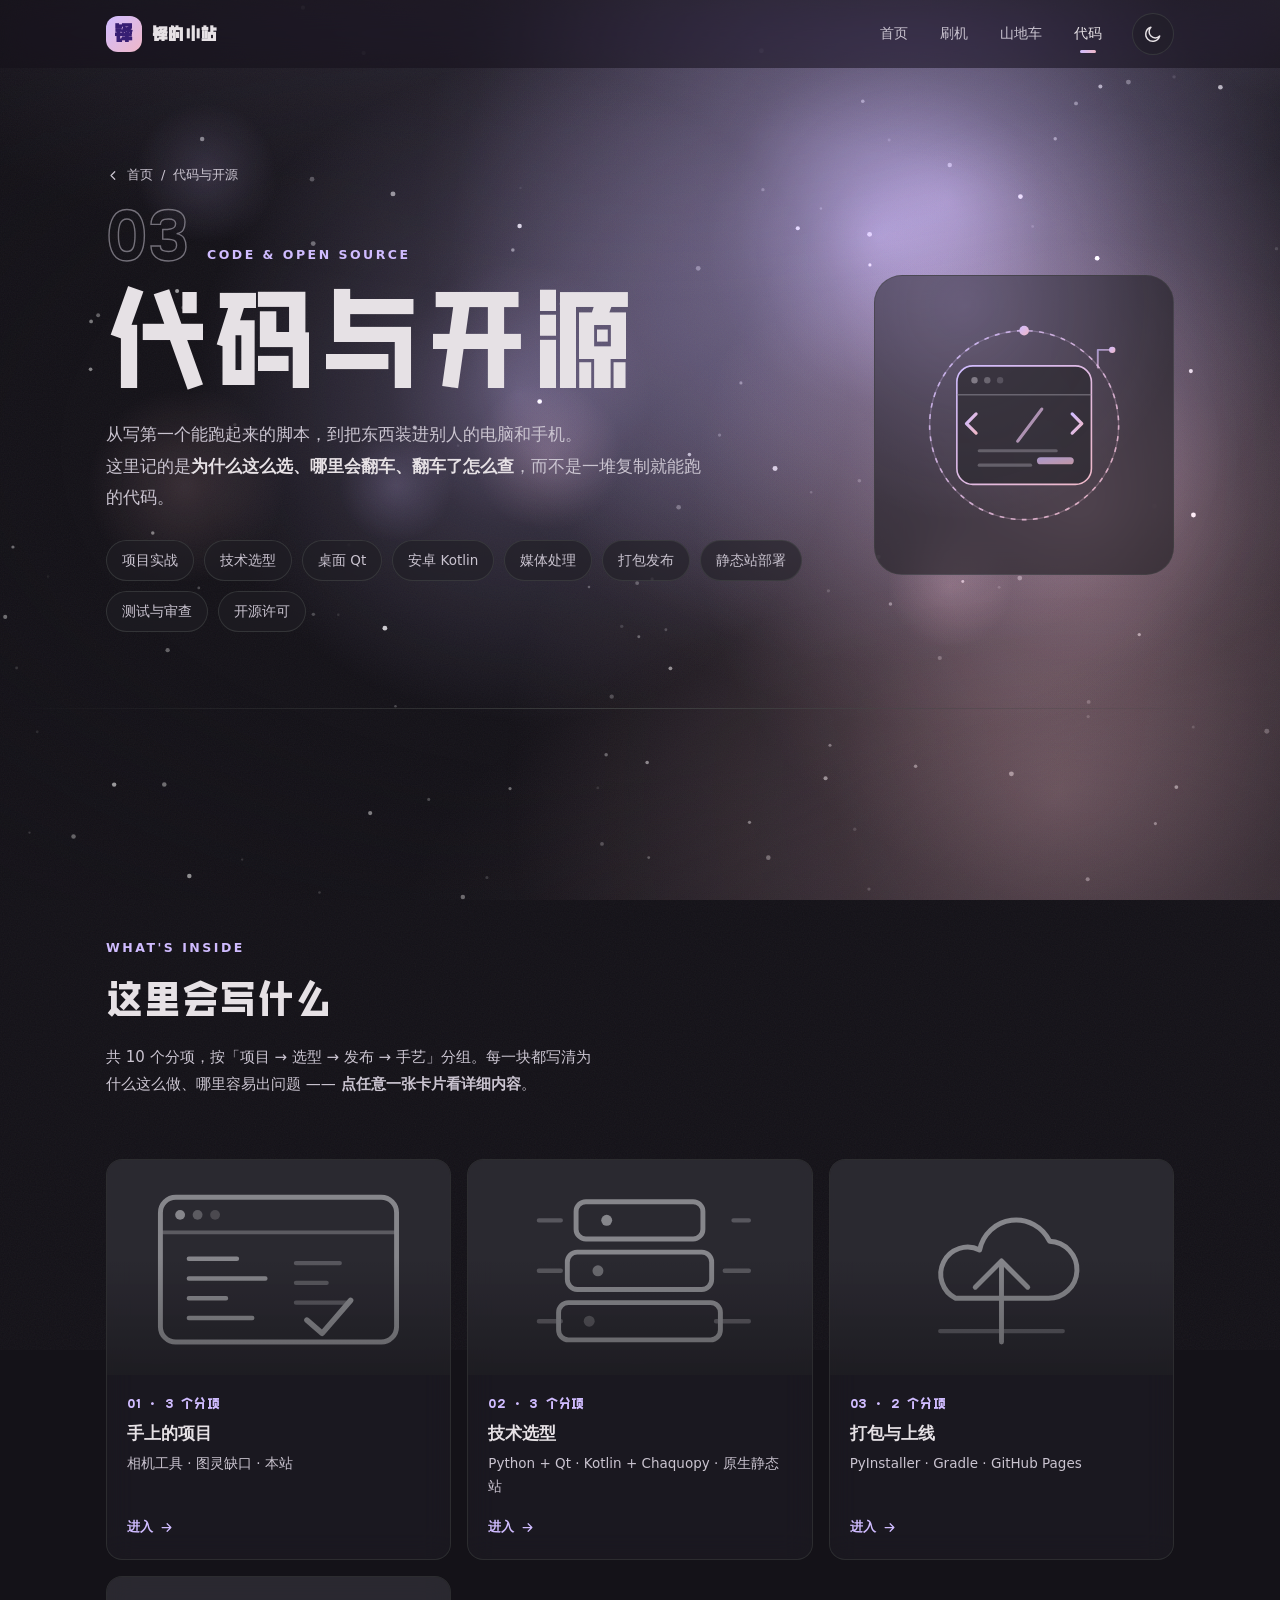
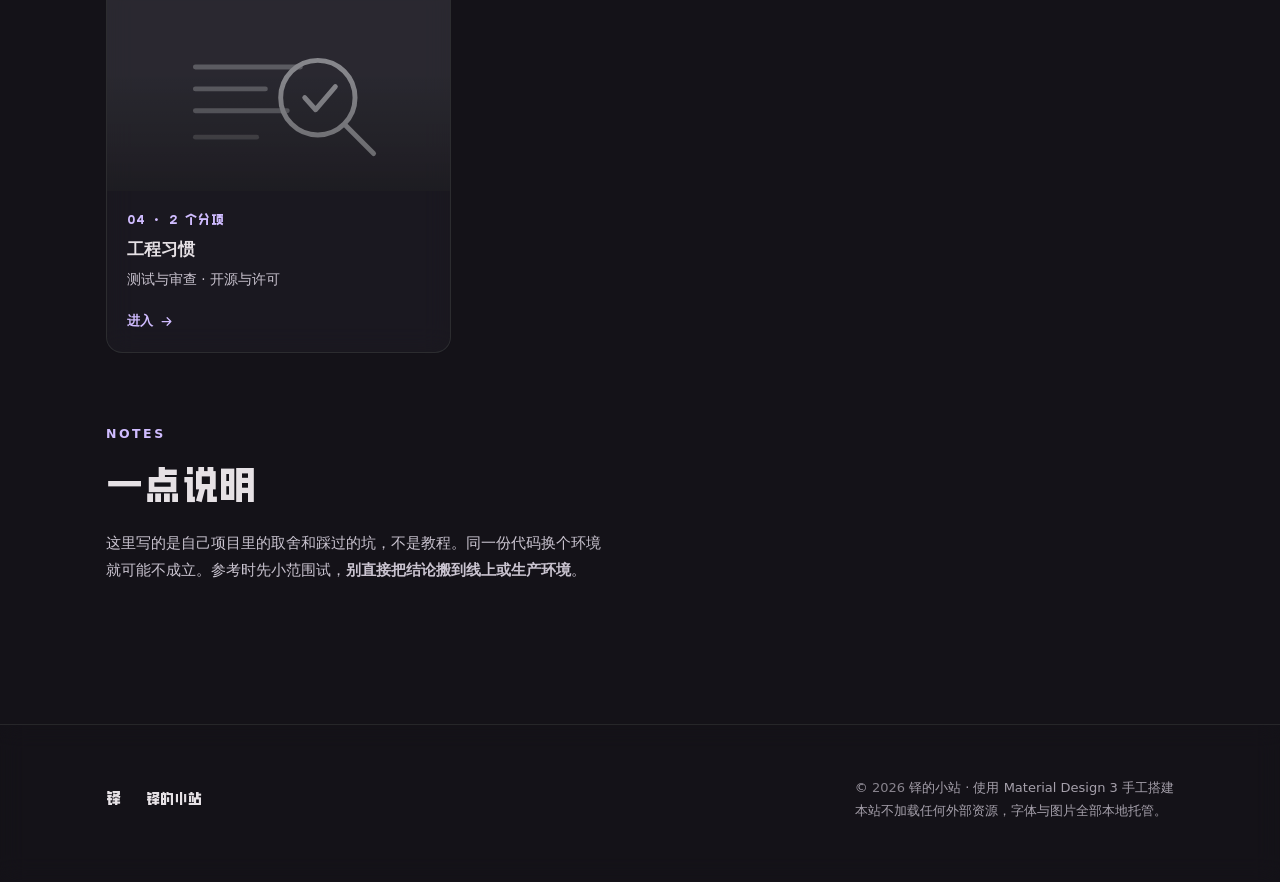
<file: code.html>
<!DOCTYPE html>
<html lang="zh-CN" class="mdui-theme-dark">
<head>
<meta charset="UTF-8">
<meta name="viewport" content="width=device-width,initial-scale=1,viewport-fit=cover">
<meta name="theme-color" content="#141218">
<meta name="description" content="代码与开源 —— 手上的项目、技术选型、打包发布与工程习惯。写清为什么这么选，以及哪里容易翻车。">
<title>代码与开源 · 铎的小站</title>
<link rel="icon" href="data:image/svg+xml,%3Csvg%20xmlns%3D%22http%3A%2F%2Fwww.w3.org%2F2000%2Fsvg%22%20viewBox%3D%220%200%2064%2064%22%3E%0A%20%20%3Cdefs%3E%0A%20%20%20%20%3ClinearGradient%20id%3D%22g%22%20x1%3D%220%22%20y1%3D%220%22%20x2%3D%221%22%20y2%3D%221%22%3E%0A%20%20%20%20%20%20%3Cstop%20offset%3D%220%22%20stop-color%3D%22%23D0BCFF%22%2F%3E%0A%20%20%20%20%20%20%3Cstop%20offset%3D%221%22%20stop-color%3D%22%23EFB8C8%22%2F%3E%0A%20%20%20%20%3C%2FlinearGradient%3E%0A%20%20%3C%2Fdefs%3E%0A%20%20%3Crect%20x%3D%222%22%20y%3D%222%22%20width%3D%2260%22%20height%3D%2260%22%20rx%3D%2216%22%20fill%3D%22url%28%23g%29%22%2F%3E%0A%20%20%3Ctext%20x%3D%2232%22%20y%3D%2246%22%20font-size%3D%2240%22%20text-anchor%3D%22middle%22%20fill%3D%22%23141218%22%0A%20%20%20%20%20%20%20%20font-family%3D%22system-ui%2C-apple-system%2CPingFang%20SC%2CMicrosoft%20YaHei%2Csans-serif%22%3E%E9%93%8E%3C%2Ftext%3E%0A%3C%2Fsvg%3E%0A" type="image/svg+xml">
<style>:root{--mdui-breakpoint-xs:0px;--mdui-breakpoint-sm:600px;--mdui-breakpoint-md:840px;--mdui-breakpoint-lg:1080px;--mdui-breakpoint-xl:1440px;--mdui-breakpoint-xxl:1920px}:root{--mdui-color-primary-light:103,80,164;--mdui-color-primary-container-light:234,221,255;--mdui-color-on-primary-light:255,255,255;--mdui-color-on-primary-container-light:33,0,94;--mdui-color-inverse-primary-light:208,188,255;--mdui-color-secondary-light:98,91,113;--mdui-color-secondary-container-light:232,222,248;--mdui-color-on-secondary-light:255,255,255;--mdui-color-on-secondary-container-light:30,25,43;--mdui-color-tertiary-light:125,82,96;--mdui-color-tertiary-container-light:255,216,228;--mdui-color-on-tertiary-light:255,255,255;--mdui-color-on-tertiary-container-light:55,11,30;--mdui-color-surface-light:254,247,255;--mdui-color-surface-dim-light:222,216,225;--mdui-color-surface-bright-light:254,247,255;--mdui-color-surface-container-lowest-light:255,255,255;--mdui-color-surface-container-low-light:247,242,250;--mdui-color-surface-container-light:243,237,247;--mdui-color-surface-container-high-light:236,230,240;--mdui-color-surface-container-highest-light:230,224,233;--mdui-color-surface-variant-light:231,224,236;--mdui-color-on-surface-light:28,27,31;--mdui-color-on-surface-variant-light:73,69,78;--mdui-color-inverse-surface-light:49,48,51;--mdui-color-inverse-on-surface-light:244,239,244;--mdui-color-background-light:254,247,255;--mdui-color-on-background-light:28,27,31;--mdui-color-error-light:179,38,30;--mdui-color-error-container-light:249,222,220;--mdui-color-on-error-light:255,255,255;--mdui-color-on-error-container-light:65,14,11;--mdui-color-outline-light:121,116,126;--mdui-color-outline-variant-light:196,199,197;--mdui-color-shadow-light:0,0,0;--mdui-color-surface-tint-color-light:103,80,164;--mdui-color-scrim-light:0,0,0;--mdui-color-primary-dark:208,188,255;--mdui-color-primary-container-dark:79,55,139;--mdui-color-on-primary-dark:55,30,115;--mdui-color-on-primary-container-dark:234,221,255;--mdui-color-inverse-primary-dark:103,80,164;--mdui-color-secondary-dark:204,194,220;--mdui-color-secondary-container-dark:74,68,88;--mdui-color-on-secondary-dark:51,45,65;--mdui-color-on-secondary-container-dark:232,222,248;--mdui-color-tertiary-dark:239,184,200;--mdui-color-tertiary-container-dark:99,59,72;--mdui-color-on-tertiary-dark:73,37,50;--mdui-color-on-tertiary-container-dark:255,216,228;--mdui-color-surface-dark:20,18,24;--mdui-color-surface-dim-dark:20,18,24;--mdui-color-surface-bright-dark:59,56,62;--mdui-color-surface-container-lowest-dark:15,13,19;--mdui-color-surface-container-low-dark:29,27,32;--mdui-color-surface-container-dark:33,31,38;--mdui-color-surface-container-high-dark:43,41,48;--mdui-color-surface-container-highest-dark:54,52,59;--mdui-color-surface-variant-dark:73,69,79;--mdui-color-on-surface-dark:230,225,229;--mdui-color-on-surface-variant-dark:202,196,208;--mdui-color-inverse-surface-dark:230,225,229;--mdui-color-inverse-on-surface-dark:49,48,51;--mdui-color-background-dark:20,18,24;--mdui-color-on-background-dark:230,225,229;--mdui-color-error-dark:242,184,181;--mdui-color-error-container-dark:140,29,24;--mdui-color-on-error-dark:96,20,16;--mdui-color-on-error-container-dark:249,222,220;--mdui-color-outline-dark:147,143,153;--mdui-color-outline-variant-dark:68,71,70;--mdui-color-shadow-dark:0,0,0;--mdui-color-surface-tint-color-dark:208,188,255;--mdui-color-scrim-dark:0,0,0;font-size:16px}.mdui-theme-light,:root{color-scheme:light;--mdui-color-primary:var(--mdui-color-primary-light);--mdui-color-primary-container:var(--mdui-color-primary-container-light);--mdui-color-on-primary:var(--mdui-color-on-primary-light);--mdui-color-on-primary-container:var(--mdui-color-on-primary-container-light);--mdui-color-inverse-primary:var(--mdui-color-inverse-primary-light);--mdui-color-secondary:var(--mdui-color-secondary-light);--mdui-color-secondary-container:var(--mdui-color-secondary-container-light);--mdui-color-on-secondary:var(--mdui-color-on-secondary-light);--mdui-color-on-secondary-container:var(--mdui-color-on-secondary-container-light);--mdui-color-tertiary:var(--mdui-color-tertiary-light);--mdui-color-tertiary-container:var(--mdui-color-tertiary-container-light);--mdui-color-on-tertiary:var(--mdui-color-on-tertiary-light);--mdui-color-on-tertiary-container:var(--mdui-color-on-tertiary-container-light);--mdui-color-surface:var(--mdui-color-surface-light);--mdui-color-surface-dim:var(--mdui-color-surface-dim-light);--mdui-color-surface-bright:var(--mdui-color-surface-bright-light);--mdui-color-surface-container-lowest:var(--mdui-color-surface-container-lowest-light);--mdui-color-surface-container-low:var(--mdui-color-surface-container-low-light);--mdui-color-surface-container:var(--mdui-color-surface-container-light);--mdui-color-surface-container-high:var(--mdui-color-surface-container-high-light);--mdui-color-surface-container-highest:var(--mdui-color-surface-container-highest-light);--mdui-color-surface-variant:var(--mdui-color-surface-variant-light);--mdui-color-on-surface:var(--mdui-color-on-surface-light);--mdui-color-on-surface-variant:var(--mdui-color-on-surface-variant-light);--mdui-color-inverse-surface:var(--mdui-color-inverse-surface-light);--mdui-color-inverse-on-surface:var(--mdui-color-inverse-on-surface-light);--mdui-color-background:var(--mdui-color-background-light);--mdui-color-on-background:var(--mdui-color-on-background-light);--mdui-color-error:var(--mdui-color-error-light);--mdui-color-error-container:var(--mdui-color-error-container-light);--mdui-color-on-error:var(--mdui-color-on-error-light);--mdui-color-on-error-container:var(--mdui-color-on-error-container-light);--mdui-color-outline:var(--mdui-color-outline-light);--mdui-color-outline-variant:var(--mdui-color-outline-variant-light);--mdui-color-shadow:var(--mdui-color-shadow-light);--mdui-color-surface-tint-color:var(--mdui-color-surface-tint-color-light);--mdui-color-scrim:var(--mdui-color-scrim-light);color:rgb(var(--mdui-color-on-background));background-color:rgb(var(--mdui-color-background))}.mdui-theme-dark{color-scheme:dark;--mdui-color-primary:var(--mdui-color-primary-dark);--mdui-color-primary-container:var(--mdui-color-primary-container-dark);--mdui-color-on-primary:var(--mdui-color-on-primary-dark);--mdui-color-on-primary-container:var(--mdui-color-on-primary-container-dark);--mdui-color-inverse-primary:var(--mdui-color-inverse-primary-dark);--mdui-color-secondary:var(--mdui-color-secondary-dark);--mdui-color-secondary-container:var(--mdui-color-secondary-container-dark);--mdui-color-on-secondary:var(--mdui-color-on-secondary-dark);--mdui-color-on-secondary-container:var(--mdui-color-on-secondary-container-dark);--mdui-color-tertiary:var(--mdui-color-tertiary-dark);--mdui-color-tertiary-container:var(--mdui-color-tertiary-container-dark);--mdui-color-on-tertiary:var(--mdui-color-on-tertiary-dark);--mdui-color-on-tertiary-container:var(--mdui-color-on-tertiary-container-dark);--mdui-color-surface:var(--mdui-color-surface-dark);--mdui-color-surface-dim:var(--mdui-color-surface-dim-dark);--mdui-color-surface-bright:var(--mdui-color-surface-bright-dark);--mdui-color-surface-container-lowest:var(--mdui-color-surface-container-lowest-dark);--mdui-color-surface-container-low:var(--mdui-color-surface-container-low-dark);--mdui-color-surface-container:var(--mdui-color-surface-container-dark);--mdui-color-surface-container-high:var(--mdui-color-surface-container-high-dark);--mdui-color-surface-container-highest:var(--mdui-color-surface-container-highest-dark);--mdui-color-surface-variant:var(--mdui-color-surface-variant-dark);--mdui-color-on-surface:var(--mdui-color-on-surface-dark);--mdui-color-on-surface-variant:var(--mdui-color-on-surface-variant-dark);--mdui-color-inverse-surface:var(--mdui-color-inverse-surface-dark);--mdui-color-inverse-on-surface:var(--mdui-color-inverse-on-surface-dark);--mdui-color-background:var(--mdui-color-background-dark);--mdui-color-on-background:var(--mdui-color-on-background-dark);--mdui-color-error:var(--mdui-color-error-dark);--mdui-color-error-container:var(--mdui-color-error-container-dark);--mdui-color-on-error:var(--mdui-color-on-error-dark);--mdui-color-on-error-container:var(--mdui-color-on-error-container-dark);--mdui-color-outline:var(--mdui-color-outline-dark);--mdui-color-outline-variant:var(--mdui-color-outline-variant-dark);--mdui-color-shadow:var(--mdui-color-shadow-dark);--mdui-color-surface-tint-color:var(--mdui-color-surface-tint-color-dark);--mdui-color-scrim:var(--mdui-color-scrim-dark);color:rgb(var(--mdui-color-on-background));background-color:rgb(var(--mdui-color-background))}@media (prefers-color-scheme:dark){.mdui-theme-auto{color-scheme:dark;--mdui-color-primary:var(--mdui-color-primary-dark);--mdui-color-primary-container:var(--mdui-color-primary-container-dark);--mdui-color-on-primary:var(--mdui-color-on-primary-dark);--mdui-color-on-primary-container:var(--mdui-color-on-primary-container-dark);--mdui-color-inverse-primary:var(--mdui-color-inverse-primary-dark);--mdui-color-secondary:var(--mdui-color-secondary-dark);--mdui-color-secondary-container:var(--mdui-color-secondary-container-dark);--mdui-color-on-secondary:var(--mdui-color-on-secondary-dark);--mdui-color-on-secondary-container:var(--mdui-color-on-secondary-container-dark);--mdui-color-tertiary:var(--mdui-color-tertiary-dark);--mdui-color-tertiary-container:var(--mdui-color-tertiary-container-dark);--mdui-color-on-tertiary:var(--mdui-color-on-tertiary-dark);--mdui-color-on-tertiary-container:var(--mdui-color-on-tertiary-container-dark);--mdui-color-surface:var(--mdui-color-surface-dark);--mdui-color-surface-dim:var(--mdui-color-surface-dim-dark);--mdui-color-surface-bright:var(--mdui-color-surface-bright-dark);--mdui-color-surface-container-lowest:var(--mdui-color-surface-container-lowest-dark);--mdui-color-surface-container-low:var(--mdui-color-surface-container-low-dark);--mdui-color-surface-container:var(--mdui-color-surface-container-dark);--mdui-color-surface-container-high:var(--mdui-color-surface-container-high-dark);--mdui-color-surface-container-highest:var(--mdui-color-surface-container-highest-dark);--mdui-color-surface-variant:var(--mdui-color-surface-variant-dark);--mdui-color-on-surface:var(--mdui-color-on-surface-dark);--mdui-color-on-surface-variant:var(--mdui-color-on-surface-variant-dark);--mdui-color-inverse-surface:var(--mdui-color-inverse-surface-dark);--mdui-color-inverse-on-surface:var(--mdui-color-inverse-on-surface-dark);--mdui-color-background:var(--mdui-color-background-dark);--mdui-color-on-background:var(--mdui-color-on-background-dark);--mdui-color-error:var(--mdui-color-error-dark);--mdui-color-error-container:var(--mdui-color-error-container-dark);--mdui-color-on-error:var(--mdui-color-on-error-dark);--mdui-color-on-error-container:var(--mdui-color-on-error-container-dark);--mdui-color-outline:var(--mdui-color-outline-dark);--mdui-color-outline-variant:var(--mdui-color-outline-variant-dark);--mdui-color-shadow:var(--mdui-color-shadow-dark);--mdui-color-surface-tint-color:var(--mdui-color-surface-tint-color-dark);--mdui-color-scrim:var(--mdui-color-scrim-dark);color:rgb(var(--mdui-color-on-background));background-color:rgb(var(--mdui-color-background))}}:root{--mdui-elevation-level0:none;--mdui-elevation-level1:0 0.5px 1.5px 0 rgba(var(--mdui-color-shadow), 19%),0 0 1px 0 rgba(var(--mdui-color-shadow), 3.9%);--mdui-elevation-level2:0 0.85px 3px 0 rgba(var(--mdui-color-shadow), 19%),0 0.25px 1px 0 rgba(var(--mdui-color-shadow), 3.9%);--mdui-elevation-level3:0 1.25px 5px 0 rgba(var(--mdui-color-shadow), 19%),0 0.3333px 1.5px 0 rgba(var(--mdui-color-shadow), 3.9%);--mdui-elevation-level4:0 1.85px 6.25px 0 rgba(var(--mdui-color-shadow), 19%),0 0.5px 1.75px 0 rgba(var(--mdui-color-shadow), 3.9%);--mdui-elevation-level5:0 2.75px 9px 0 rgba(var(--mdui-color-shadow), 19%),0 0.25px 3px 0 rgba(var(--mdui-color-shadow), 3.9%)}:root{--mdui-motion-easing-linear:cubic-bezier(0, 0, 1, 1);--mdui-motion-easing-standard:cubic-bezier(0.2, 0, 0, 1);--mdui-motion-easing-standard-accelerate:cubic-bezier(0.3, 0, 1, 1);--mdui-motion-easing-standard-decelerate:cubic-bezier(0, 0, 0, 1);--mdui-motion-easing-emphasized:var(--mdui-motion-easing-standard);--mdui-motion-easing-emphasized-accelerate:cubic-bezier(0.3, 0, 0.8, 0.15);--mdui-motion-easing-emphasized-decelerate:cubic-bezier(0.05, 0.7, 0.1, 1);--mdui-motion-duration-short1:50ms;--mdui-motion-duration-short2:100ms;--mdui-motion-duration-short3:150ms;--mdui-motion-duration-short4:200ms;--mdui-motion-duration-medium1:250ms;--mdui-motion-duration-medium2:300ms;--mdui-motion-duration-medium3:350ms;--mdui-motion-duration-medium4:400ms;--mdui-motion-duration-long1:450ms;--mdui-motion-duration-long2:500ms;--mdui-motion-duration-long3:550ms;--mdui-motion-duration-long4:600ms;--mdui-motion-duration-extra-long1:700ms;--mdui-motion-duration-extra-long2:800ms;--mdui-motion-duration-extra-long3:900ms;--mdui-motion-duration-extra-long4:1000ms}.mdui-prose{line-height:1.75;word-wrap:break-word}.mdui-prose :first-child{margin-top:0}.mdui-prose :last-child{margin-bottom:0}.mdui-prose code,.mdui-prose kbd,.mdui-prose pre,.mdui-prose pre tt,.mdui-prose samp{font-family:Consolas,Courier,"Courier New",monospace}.mdui-prose caption{text-align:left}.mdui-prose [draggable=true],.mdui-prose [draggable]{cursor:move}.mdui-prose [draggable=false]{cursor:inherit}.mdui-prose dl,.mdui-prose form,.mdui-prose ol,.mdui-prose p,.mdui-prose ul{margin-top:1.25em;margin-bottom:1.25em}.mdui-prose a{text-decoration:none;outline:0;color:rgb(var(--mdui-color-primary))}.mdui-prose a:focus,.mdui-prose a:hover{border-bottom:.0625rem solid rgb(var(--mdui-color-primary))}.mdui-prose small{font-size:.875em}.mdui-prose strong{font-weight:600}.mdui-prose blockquote{margin:1.6em 2em;padding-left:1em;border-left:.25rem solid rgb(var(--mdui-color-surface-variant))}@media only screen and (max-width:599.98px){.mdui-prose blockquote{margin:1.6em 0}}.mdui-prose blockquote footer{font-size:86%;color:rgb(var(--mdui-color-on-surface-variant))}.mdui-prose mark{color:inherit;background-color:rgb(var(--mdui-color-secondary-container));border-bottom:.0625rem solid rgb(var(--mdui-color-secondary));margin:0 .375rem;padding:.125rem}.mdui-prose h1,.mdui-prose h2,.mdui-prose h3,.mdui-prose h4,.mdui-prose h5,.mdui-prose h6{font-weight:400}.mdui-prose h1 small,.mdui-prose h2 small,.mdui-prose h3 small,.mdui-prose h4 small,.mdui-prose h5 small,.mdui-prose h6 small{font-weight:inherit;font-size:65%;color:rgb(var(--mdui-color-on-surface-variant))}.mdui-prose h1 strong,.mdui-prose h2 strong,.mdui-prose h3 strong,.mdui-prose h4 strong,.mdui-prose h5 strong,.mdui-prose h6 strong{font-weight:600}.mdui-prose h1{font-size:2.5em;margin-top:0;margin-bottom:1.25em;line-height:1.1111}.mdui-prose h2{font-size:1.875em;margin-top:2.25em;margin-bottom:1.125em;line-height:1.3333}.mdui-prose h3{font-size:1.5em;margin-top:2em;margin-bottom:1em;line-height:1.6}.mdui-prose h4{font-size:1.25em;margin-top:1.875em;margin-bottom:.875em;line-height:1.5}.mdui-prose h2+*,.mdui-prose h3+*,.mdui-prose h4+*,.mdui-prose hr+*{margin-top:0}.mdui-prose code,.mdui-prose kbd{font-size:.875em;color:rgb(var(--mdui-color-on-surface-container));background-color:rgba(var(--mdui-color-surface-variant),.28);padding:.125rem .375rem;border-radius:var(--mdui-shape-corner-extra-small)}.mdui-prose kbd{font-size:.9em}.mdui-prose abbr[title]{text-decoration:none;cursor:help;border-bottom:.0625rem dotted rgb(var(--mdui-color-on-surface-variant))}.mdui-prose ins,.mdui-prose u{text-decoration:none;border-bottom:.0625rem solid rgb(var(--mdui-color-on-surface-variant))}.mdui-prose del{text-decoration:line-through}.mdui-prose hr{margin-top:3em;margin-bottom:3em;border:none;border-bottom:.0625rem solid rgb(var(--mdui-color-surface-variant))}.mdui-prose pre{margin-top:1.7143em;margin-bottom:1.7143em}.mdui-prose pre code{padding:.8571em 1.1429em;overflow-x:auto;-webkit-overflow-scrolling:touch;background-color:rgb(var(--mdui-color-surface-container));color:rgb(var(--mdui-color-on-surface-container));border-radius:var(--mdui-shape-corner-extra-small)}.mdui-prose ol,.mdui-prose ul{padding-left:1.625em}.mdui-prose ul{list-style-type:disc}.mdui-prose ol{list-style-type:decimal}.mdui-prose ol[type="A"]{list-style-type:upper-alpha}.mdui-prose ol[type="a"]{list-style-type:lower-alpha}.mdui-prose ol[type="I"]{list-style-type:upper-roman}.mdui-prose ol[type="i"]{list-style-type:lower-roman}.mdui-prose ol[type="1"]{list-style-type:decimal}.mdui-prose li{margin-top:.5em;margin-bottom:.5em}.mdui-prose ol>li,.mdui-prose ul>li{padding-left:.375em}.mdui-prose ol>li>p,.mdui-prose ul>li>p{margin-top:.75em;margin-bottom:.75em}.mdui-prose ol>li>:first-child,.mdui-prose ul>li>:first-child{margin-top:1.25em}.mdui-prose ol>li>:last-child,.mdui-prose ul>li>:last-child{margin-bottom:1.25em}.mdui-prose ol>li::marker{font-weight:400;color:rgb(var(--mdui-color-on-surface-variant))}.mdui-prose ul>li::marker{color:rgb(var(--mdui-color-on-surface-variant))}.mdui-prose ol ol,.mdui-prose ol ul,.mdui-prose ul ol,.mdui-prose ul ul{margin-top:.75em;margin-bottom:.75em}.mdui-prose fieldset,.mdui-prose img{border:none}.mdui-prose figure,.mdui-prose img,.mdui-prose video{margin-top:2em;margin-bottom:2em;max-width:100%}.mdui-prose figure>*{margin-top:0;margin-bottom:0}.mdui-prose figcaption{font-size:.875em;line-height:1.4286;margin-top:.8571em;color:rgb(var(--mdui-color-on-surface-variant))}.mdui-prose figcaption:empty::before{z-index:-1;cursor:text;content:attr(placeholder);color:rgb(var(--mdui-color-on-surface-variant))}.mdui-prose table{margin-top:2em;margin-bottom:2em;border:.0625rem solid rgb(var(--mdui-color-surface-variant));border-radius:var(--mdui-shape-corner-large)}.mdui-table{width:100%;overflow-x:auto;margin-top:2em;margin-bottom:2em;border:.0625rem solid rgb(var(--mdui-color-surface-variant));border-radius:var(--mdui-shape-corner-large)}.mdui-table table{margin-top:0;margin-bottom:0;border:none;border-radius:0}.mdui-prose table,.mdui-table table{width:100%;text-align:left;border-collapse:collapse;border-spacing:0}.mdui-prose td,.mdui-prose th,.mdui-table td,.mdui-table th{border-top:.0625rem solid rgb(var(--mdui-color-surface-variant))}.mdui-prose td:not(:first-child),.mdui-prose th:not(:first-child),.mdui-table td:not(:first-child),.mdui-table th:not(:first-child){border-left:.0625rem solid rgb(var(--mdui-color-surface-variant))}.mdui-prose td:not(:last-child),.mdui-prose th:not(:last-child),.mdui-table td:not(:last-child),.mdui-table th:not(:last-child){border-right:.0625rem solid rgb(var(--mdui-color-surface-variant))}.mdui-prose tfoot td,.mdui-prose tfoot th,.mdui-prose thead td,.mdui-prose thead th,.mdui-table tfoot td,.mdui-table tfoot th,.mdui-table thead td,.mdui-table thead th{position:relative;vertical-align:middle;padding:1.125rem 1rem;font-weight:var(--mdui-typescale-title-medium-weight);letter-spacing:var(--mdui-typescale-title-medium-tracking);line-height:var(--mdui-typescale-title-medium-line-height);color:rgb(var(--mdui-color-on-surface-variant));box-shadow:var(--mdui-elevation-level1)}.mdui-prose tbody td,.mdui-prose tbody th,.mdui-table tbody td,.mdui-table tbody th{padding:.875rem 1rem}.mdui-prose tbody th,.mdui-table tbody th{vertical-align:middle;font-weight:inherit}.mdui-prose tbody td,.mdui-table tbody td{vertical-align:baseline}.mdui-prose tbody:first-child tr:first-child td,.mdui-prose thead:first-child tr:first-child th,.mdui-table tbody:first-child tr:first-child td,.mdui-table thead:first-child tr:first-child th{border-top:0}:root{--mdui-shape-corner-none:0;--mdui-shape-corner-extra-small:0.25rem;--mdui-shape-corner-small:0.5rem;--mdui-shape-corner-medium:0.75rem;--mdui-shape-corner-large:1rem;--mdui-shape-corner-extra-large:1.75rem;--mdui-shape-corner-full:1000rem}:root{--mdui-state-layer-hover:0.08;--mdui-state-layer-focus:0.12;--mdui-state-layer-pressed:0.12;--mdui-state-layer-dragged:0.16}:root{--mdui-typescale-display-large-weight:400;--mdui-typescale-display-medium-weight:400;--mdui-typescale-display-small-weight:400;--mdui-typescale-display-large-line-height:4rem;--mdui-typescale-display-medium-line-height:3.25rem;--mdui-typescale-display-small-line-height:2.75rem;--mdui-typescale-display-large-size:3.5625rem;--mdui-typescale-display-medium-size:2.8125rem;--mdui-typescale-display-small-size:2.25rem;--mdui-typescale-display-large-tracking:0rem;--mdui-typescale-display-medium-tracking:0rem;--mdui-typescale-display-small-tracking:0rem;--mdui-typescale-headline-large-weight:400;--mdui-typescale-headline-medium-weight:400;--mdui-typescale-headline-small-weight:400;--mdui-typescale-headline-large-line-height:2.5rem;--mdui-typescale-headline-medium-line-height:2.25rem;--mdui-typescale-headline-small-line-height:2rem;--mdui-typescale-headline-large-size:2rem;--mdui-typescale-headline-medium-size:1.75rem;--mdui-typescale-headline-small-size:1.5rem;--mdui-typescale-headline-large-tracking:0rem;--mdui-typescale-headline-medium-tracking:0rem;--mdui-typescale-headline-small-tracking:0rem;--mdui-typescale-title-large-weight:400;--mdui-typescale-title-medium-weight:500;--mdui-typescale-title-small-weight:500;--mdui-typescale-title-large-line-height:1.75rem;--mdui-typescale-title-medium-line-height:1.5rem;--mdui-typescale-title-small-line-height:1.25rem;--mdui-typescale-title-large-size:1.375rem;--mdui-typescale-title-medium-size:1rem;--mdui-typescale-title-small-size:0.875rem;--mdui-typescale-title-large-tracking:0rem;--mdui-typescale-title-medium-tracking:0.009375rem;--mdui-typescale-title-small-tracking:0.00625rem;--mdui-typescale-label-large-weight:500;--mdui-typescale-label-medium-weight:500;--mdui-typescale-label-small-weight:500;--mdui-typescale-label-large-line-height:1.25rem;--mdui-typescale-label-medium-line-height:1rem;--mdui-typescale-label-small-line-height:0.375rem;--mdui-typescale-label-large-size:0.875rem;--mdui-typescale-label-medium-size:0.75rem;--mdui-typescale-label-small-size:0.6875rem;--mdui-typescale-label-large-tracking:0.00625rem;--mdui-typescale-label-medium-tracking:0.03125rem;--mdui-typescale-label-small-tracking:0.03125rem;--mdui-typescale-body-large-weight:400;--mdui-typescale-body-medium-weight:400;--mdui-typescale-body-small-weight:400;--mdui-typescale-body-large-line-height:1.5rem;--mdui-typescale-body-medium-line-height:1.25rem;--mdui-typescale-body-small-line-height:1rem;--mdui-typescale-body-large-size:1rem;--mdui-typescale-body-medium-size:0.875rem;--mdui-typescale-body-small-size:0.75rem;--mdui-typescale-body-large-tracking:0.009375rem;--mdui-typescale-body-medium-tracking:0.015625rem;--mdui-typescale-body-small-tracking:0.025rem}.mdui-lock-screen{overflow:hidden!important}</style>
<style>/* ============================================================
   铎的小站 — 样式表
   设计系统：Material Design 3（令牌来自 MDUI 2，全部本地化）
   零网络依赖：字体、图标（内联 SVG）、动画全部本地
   ============================================================ */

/* ---------- 本地字体 ---------- */
@font-face{
  font-family:"Xiaoxin Chaoku";
  src:url("[data-uri]") format("woff2");
  font-weight:400;font-style:normal;font-display:swap;
}

/* ---------- 全局变量 ---------- */
:root{
  --font-display:"Xiaoxin Chaoku","PingFang SC","Hiragino Sans GB","Microsoft YaHei",system-ui,sans-serif;
  --font-body:system-ui,-apple-system,"Segoe UI",Roboto,"PingFang SC","Noto Sans SC","Microsoft YaHei",sans-serif;

  --page-max:1180px;
  --gut:clamp(20px,5vw,56px);
  --bar-h:68px;

  --c-primary:rgb(var(--mdui-color-primary));
  --c-on-primary:rgb(var(--mdui-color-on-primary));
  --c-primary-container:rgb(var(--mdui-color-primary-container));
  --c-tertiary:rgb(var(--mdui-color-tertiary));
  --c-surface:rgb(var(--mdui-color-surface));
  --c-surface-1:rgb(var(--mdui-color-surface-container-low));
  --c-surface-2:rgb(var(--mdui-color-surface-container));
  --c-surface-3:rgb(var(--mdui-color-surface-container-high));
  --c-surface-4:rgb(var(--mdui-color-surface-container-highest));
  --c-on-surface:rgb(var(--mdui-color-on-surface));
  --c-on-surface-var:rgb(var(--mdui-color-on-surface-variant));
  --c-outline:rgb(var(--mdui-color-outline-variant));

  --radius-s:var(--mdui-shape-corner-small);
  --radius-m:var(--mdui-shape-corner-medium);
  --radius-l:var(--mdui-shape-corner-large);
  --radius-xl:var(--mdui-shape-corner-extra-large);

  --ease:var(--mdui-motion-easing-emphasized);
  --ease-dec:var(--mdui-motion-easing-emphasized-decelerate);
  --t-short:var(--mdui-motion-duration-short3);
  --t-med:var(--mdui-motion-duration-medium2);
  --t-long:var(--mdui-motion-duration-long1);

  --glow-a:0 0 80px -20px rgba(var(--mdui-color-primary), .55);
  --glow-b:0 0 90px -25px rgba(var(--mdui-color-tertiary), .45);
}

/* ---------- 基础重置 ---------- */
*,*::before,*::after{box-sizing:border-box}
html{background:rgb(var(--mdui-color-surface));scroll-behavior:smooth;scroll-padding-top:calc(var(--bar-h) + 12px);-webkit-text-size-adjust:100%}
body{
  margin:0;min-height:100vh;overflow-x:hidden;
  font-family:var(--font-body);
  font-size:var(--mdui-typescale-body-large-size);
  line-height:1.7;
  color:var(--c-on-surface);
  background:transparent;
  -webkit-font-smoothing:antialiased;
  text-rendering:optimizeLegibility;
}
img,svg{display:block;max-width:100%}
a{color:inherit;text-decoration:none}
::selection{background:rgba(var(--mdui-color-primary), .35)}

.wrap{width:100%;max-width:var(--page-max);margin-inline:auto;padding-inline:var(--gut)}
.sr{position:absolute;width:1px;height:1px;overflow:hidden;clip:rect(0 0 0 0);white-space:nowrap}

/* ---------- 背景层：CG 极光 + 粒子 ---------- */
#bg{position:fixed;inset:0;width:100%;height:100%;z-index:0;display:block;pointer-events:none}
.bg-veil{
  position:fixed;inset:0;z-index:1;pointer-events:none;
  background:
    radial-gradient(120% 80% at 50% -10%,rgba(var(--mdui-color-primary), .16),transparent 55%),
    radial-gradient(90% 70% at 85% 105%,rgba(var(--mdui-color-tertiary), .12),transparent 60%),
    radial-gradient(150% 120% at 50% 50%,transparent 30%,rgba(var(--mdui-color-surface), .85) 100%);
}
.bg-grain{
  position:fixed;inset:-50%;z-index:1;pointer-events:none;opacity:.045;
  background-image:url("data:image/svg+xml;utf8,<svg xmlns='http://www.w3.org/2000/svg' width='160' height='160'><filter id='n'><feTurbulence type='fractalNoise' baseFrequency='.85' numOctaves='3' stitchTiles='stitch'/></filter><rect width='160' height='160' filter='url(%23n)'/></svg>");
  animation:grain 6s steps(6) infinite;
}
@keyframes grain{
  0%{transform:translate(0,0)}20%{transform:translate(-3%,2%)}40%{transform:translate(2%,-3%)}
  60%{transform:translate(-2%,-2%)}80%{transform:translate(3%,3%)}100%{transform:translate(0,0)}
}

main,.foot{position:relative;z-index:10}

/* ---------- 顶部导航 ---------- */
.topbar{
  position:fixed;top:0;left:0;right:0;height:var(--bar-h);z-index:50;
  background:rgba(var(--mdui-color-surface), .55);
  backdrop-filter:blur(18px) saturate(160%);-webkit-backdrop-filter:blur(18px) saturate(160%);
  display:flex;align-items:center;
  transition:background var(--t-med) var(--ease),backdrop-filter var(--t-med) var(--ease),border-color var(--t-med) var(--ease)
}
.topbar::after{
  content:"";position:absolute;inset:0;border-bottom:1px solid transparent;pointer-events:none;
  transition:border-color var(--t-med) var(--ease)
}
.topbar.scrolled{background:rgba(var(--mdui-color-surface), .72);backdrop-filter:blur(20px) saturate(180%);-webkit-backdrop-filter:blur(20px) saturate(180%)}
.topbar.scrolled::after{border-bottom-color:rgba(var(--mdui-color-outline-variant), .5)}
.topbar .wrap{display:flex;align-items:center;gap:16px}

.brand{display:flex;align-items:center;gap:10px;font-weight:700;letter-spacing:.02em;margin-right:auto}
.brand .mark{
  width:36px;height:36px;border-radius:12px;display:grid;place-items:center;
  font-family:var(--font-display);font-size:20px;line-height:1;
  color:rgb(var(--mdui-color-on-primary));
  background:linear-gradient(135deg,rgb(var(--mdui-color-primary)),rgb(var(--mdui-color-tertiary)));
  box-shadow:var(--glow-a)
}
.brand .name{font-family:var(--font-display);font-size:17px}

.nav{display:flex;align-items:center;gap:4px}
.nav a{
  position:relative;padding:9px 14px;border-radius:999px;
  font-size:14px;font-weight:500;color:var(--c-on-surface-var);
  transition:color var(--t-short) var(--ease),background var(--t-short) var(--ease)
}
.nav a:hover{color:var(--c-on-surface);background:rgba(var(--mdui-color-on-surface), .06)}
.nav a.active{color:var(--c-on-surface)}
.nav a.active::after{
  content:"";position:absolute;left:50%;bottom:2px;translate:-50% 0;
  width:16px;height:3px;border-radius:3px;
  background:linear-gradient(90deg,rgb(var(--mdui-color-primary)),rgb(var(--mdui-color-tertiary)))
}

.icon-btn{
  width:42px;height:42px;flex:none;border:1px solid rgba(var(--mdui-color-outline-variant), .6);
  border-radius:999px;background:rgba(var(--mdui-color-surface-container), .5);
  color:var(--c-on-surface);display:grid;place-items:center;cursor:pointer;
  transition:transform var(--t-short) var(--ease),background var(--t-short) var(--ease),border-color var(--t-short) var(--ease)
}
.icon-btn:hover{background:rgba(var(--mdui-color-surface-container-high), .9);transform:translateY(-1px)}
.icon-btn:active{transform:scale(.94)}
.icon-btn svg{width:20px;height:20px}
.icon-btn .sun{display:none}
.icon-btn .moon{display:block}
:root:not(.mdui-theme-dark) .icon-btn .sun{display:block}
:root:not(.mdui-theme-dark) .icon-btn .moon{display:none}

/* ---------- 滚动进度条 ---------- */
.progress-rail{position:fixed;top:0;left:0;right:0;height:2px;z-index:60;background:transparent}
.progress-bar{height:100%;width:0;transform-origin:0 50%;
  background:linear-gradient(90deg,rgb(var(--mdui-color-primary)),rgb(var(--mdui-color-tertiary)));
  box-shadow:0 0 12px rgba(var(--mdui-color-primary), .7)}

/* ---------- 首屏 ---------- */
.hero{
  position:relative;min-height:100svh;display:flex;flex-direction:column;
  align-items:center;justify-content:center;text-align:center;
  padding:calc(var(--bar-h) + 40px) 0 80px
}
.hero .wrap{position:relative;z-index:2}

.eyebrow{
  display:inline-flex;align-items:center;gap:9px;
  padding:7px 16px 7px 12px;border-radius:999px;
  font-size:12.5px;font-weight:600;letter-spacing:.14em;text-transform:uppercase;
  color:var(--c-on-surface-var);
  background:rgba(var(--mdui-color-surface-container), .55);
  border:1px solid rgba(var(--mdui-color-outline-variant), .55);
  backdrop-filter:blur(12px);-webkit-backdrop-filter:blur(12px)
}
.eyebrow .dot{width:7px;height:7px;border-radius:50%;background:rgb(var(--mdui-color-primary));box-shadow:0 0 0 0 rgba(var(--mdui-color-primary), .6);animation:ping 2.2s var(--ease) infinite}
@keyframes ping{0%{box-shadow:0 0 0 0 rgba(var(--mdui-color-primary), .55)}70%{box-shadow:0 0 0 9px rgba(var(--mdui-color-primary), 0)}100%{box-shadow:0 0 0 0 rgba(var(--mdui-color-primary), 0)}}

.hero h1{
  margin:26px 0 0;
  font-family:var(--font-display);font-weight:400;
  font-size:clamp(3.4rem,15vw,9.5rem);
  line-height:.98;letter-spacing:.02em;
  background:linear-gradient(180deg,rgb(var(--mdui-color-on-surface)) 30%,rgb(var(--mdui-color-on-surface-variant)) 130%);
  -webkit-background-clip:text;background-clip:text;color:transparent;
  text-wrap:balance
}
.hero h1 .glow{
  background:linear-gradient(100deg,rgb(var(--mdui-color-primary)),rgb(var(--mdui-color-tertiary)) 55%,rgb(var(--mdui-color-primary)));
  background-size:200% 100%;
  -webkit-background-clip:text;background-clip:text;color:transparent;
  animation:shimmer 7s linear infinite
}
@keyframes shimmer{to{background-position:200% 0}}

.hero .lede{
  margin:22px auto 0;max-width:34ch;
  font-size:clamp(15px,4.2vw,19px);line-height:1.75;color:var(--c-on-surface-var);
  text-wrap:pretty
}
.hero .lede b{color:var(--c-on-surface);font-weight:600}

.cta{display:flex;flex-wrap:wrap;gap:14px;justify-content:center;margin-top:40px}

.btn{
  position:relative;overflow:hidden;isolation:isolate;
  display:inline-flex;align-items:center;gap:10px;
  height:52px;padding:0 26px;border-radius:999px;border:1px solid transparent;
  font-family:inherit;font-size:15px;font-weight:600;letter-spacing:.01em;
  cursor:pointer;user-select:none;
  transition:transform var(--t-short) var(--ease),box-shadow var(--t-med) var(--ease),background var(--t-short) var(--ease),border-color var(--t-short) var(--ease)
}
.btn svg{width:19px;height:19px;flex:none}
.btn:active{transform:scale(.97)}
.btn-filled{
  color:rgb(var(--mdui-color-on-primary));
  background:linear-gradient(135deg,rgb(var(--mdui-color-primary)),rgb(var(--mdui-color-tertiary)));
  box-shadow:0 10px 30px -12px rgba(var(--mdui-color-primary), .9)
}
.btn-filled:hover{transform:translateY(-2px);box-shadow:0 18px 42px -14px rgba(var(--mdui-color-primary), .95)}
.btn-outlined{
  color:var(--c-on-surface);
  background:rgba(var(--mdui-color-surface-container), .45);
  border-color:rgba(var(--mdui-color-outline-variant), .8);
  backdrop-filter:blur(12px);-webkit-backdrop-filter:blur(12px)
}
.btn-outlined:hover{transform:translateY(-2px);background:rgba(var(--mdui-color-surface-container-high), .8)}
.ripple{
  position:absolute;border-radius:50%;transform:scale(0);pointer-events:none;
  background:currentColor;opacity:.35;animation:rip .62s var(--ease-dec) forwards
}
@keyframes rip{to{transform:scale(2.4);opacity:0}}

.scroll-cue{
  position:absolute;left:50%;bottom:26px;translate:-50% 0;z-index:2;
  display:flex;flex-direction:column;align-items:center;gap:8px;
  font-size:11px;letter-spacing:.24em;text-transform:uppercase;color:var(--c-on-surface-var);
  opacity:.75;animation:float 2.6s var(--ease) infinite
}
.scroll-cue .line{width:1px;height:42px;background:linear-gradient(180deg,transparent,rgb(var(--mdui-color-on-surface-variant)));}
@keyframes float{0%,100%{transform:translateY(0)}50%{transform:translateY(7px)}}

/* ---------- 通用区块 ---------- */
.section{position:relative;padding:clamp(72px,12vw,140px) 0;scroll-margin-top:var(--bar-h)}
.sec-head{display:flex;align-items:baseline;gap:18px;margin-bottom:14px}
.sec-num{
  font-family:var(--font-display);font-size:clamp(2.6rem,7vw,4.2rem);line-height:1;
  color:transparent;-webkit-text-stroke:1.4px rgba(var(--mdui-color-outline), .75)
}
.sec-kicker{
  font-size:12.5px;font-weight:600;letter-spacing:.2em;text-transform:uppercase;
  color:rgb(var(--mdui-color-primary))
}
.sec-title{
  font-family:var(--font-display);font-weight:400;
  font-size:clamp(2.4rem,9vw,4.6rem);line-height:1.05;margin:0;letter-spacing:.02em
}
.sec-body{
  margin:18px 0 0;max-width:52ch;font-size:16.5px;line-height:1.85;color:var(--c-on-surface-var);text-wrap:pretty
}
.sec-body b{color:var(--c-on-surface);font-weight:600}

.grid-2{display:grid;grid-template-columns:1fr;gap:clamp(28px,5vw,64px);align-items:center}
@media(min-width:880px){.grid-2{grid-template-columns:1.05fr .95fr}}
.grid-2.flip>.visual{order:-1}
@media(max-width:879px){.grid-2.flip>.visual{order:0}}

/* 关键词 chips */
.chips{display:flex;flex-wrap:wrap;gap:10px;margin-top:26px;padding:0;list-style:none}
.chips li{
  padding:8px 15px;border-radius:999px;font-size:13.5px;font-weight:500;
  color:var(--c-on-surface-var);
  background:rgba(var(--mdui-color-surface-container), .6);
  border:1px solid rgba(var(--mdui-color-outline-variant), .6);
  transition:transform var(--t-short) var(--ease),color var(--t-short) var(--ease),border-color var(--t-short) var(--ease)
}
.chips li:hover{transform:translateY(-2px);color:var(--c-on-surface);border-color:rgba(var(--mdui-color-primary), .6)}

/* 要点小卡 */
.points{display:grid;gap:12px;margin-top:30px;padding:0;list-style:none}
@media(min-width:560px){.points{grid-template-columns:1fr 1fr}}
.points li{
  display:flex;gap:13px;align-items:flex-start;
  padding:16px 17px;border-radius:var(--radius-m);
  background:rgba(var(--mdui-color-surface-container), .5);
  border:1px solid rgba(var(--mdui-color-outline-variant), .45);
  transition:transform var(--t-short) var(--ease),background var(--t-short) var(--ease)
}
.points li:hover{transform:translateY(-3px);background:rgba(var(--mdui-color-surface-container-high), .75)}
.points .ico{
  width:38px;height:38px;flex:none;border-radius:12px;display:grid;place-items:center;
  color:rgb(var(--mdui-color-primary));
  background:rgba(var(--mdui-color-primary), .14)
}
.points .ico svg{width:20px;height:20px}
.points .t{font-weight:600;font-size:14.5px;line-height:1.4}
.points .d{font-size:13px;color:var(--c-on-surface-var);line-height:1.55;margin-top:3px}

/* 视觉面板 */
.visual{position:relative}
.panel{
  position:relative;overflow:hidden;
  border-radius:var(--radius-xl);
  border:1px solid rgba(var(--mdui-color-outline-variant), .55);
  background:
    radial-gradient(120% 100% at 20% 0%,rgba(var(--mdui-color-primary), .18),transparent 60%),
    radial-gradient(120% 120% at 100% 100%,rgba(var(--mdui-color-tertiary), .16),transparent 60%),
    rgba(var(--mdui-color-surface-container-low), .7);
  box-shadow:var(--mdui-elevation-level3);
  aspect-ratio:5/4;
  display:grid;place-items:center;
  transition:transform var(--t-med) var(--ease),box-shadow var(--t-med) var(--ease)
}
.panel::before{
  content:"";position:absolute;inset:0;pointer-events:none;opacity:0;
  background:radial-gradient(360px circle at var(--mx,50%) var(--my,50%),rgb(255 255 255 / .14),transparent 60%);
  transition:opacity var(--t-med) var(--ease)
}
.panel:hover::before{opacity:1}
.panel svg{width:min(78%,420px);height:auto;overflow:visible}
.spin-slow{transform-origin:center;animation:spin 14s linear infinite}
@keyframes spin{to{transform:rotate(360deg)}}
.pulse{animation:pulse 3.6s var(--ease) infinite}
@keyframes pulse{0%,100%{opacity:.5}50%{opacity:1}}
.trace{stroke-dasharray:6 8;animation:trace 20s linear infinite}
@keyframes trace{to{stroke-dashoffset:-280}}

.badge{
  display:inline-flex;align-items:center;gap:8px;margin-top:26px;
  padding:7px 14px;border-radius:999px;font-size:12.5px;font-weight:600;
  color:var(--c-on-surface-var);
  background:rgba(var(--mdui-color-surface-container-high), .8);
  border:1px solid rgba(var(--mdui-color-outline-variant), .6)
}
.badge .pulse-dot{width:7px;height:7px;border-radius:50%;background:rgb(var(--mdui-color-tertiary));animation:pulse 2s var(--ease) infinite}

/* 分隔线 */
.rule{height:1px;border:0;margin:0;background:linear-gradient(90deg,transparent,rgba(var(--mdui-color-outline-variant), .8),transparent)}

/* ---------- 页脚 ---------- */
.foot{padding:52px 0 60px;border-top:1px solid rgba(var(--mdui-color-outline-variant), .4)}
.foot .wrap{display:flex;flex-wrap:wrap;gap:18px;align-items:center;justify-content:space-between}
.foot .f-brand{display:flex;align-items:center;gap:10px;font-family:var(--font-display);font-size:15px}
.foot .f-brand .mark{width:30px;height:30px;border-radius:10px;font-size:16px}
.foot .f-meta{font-size:13px;color:var(--c-on-surface-var);line-height:1.7}
.foot .f-meta span{opacity:.8}

/* ---------- 入场动画 ---------- */
.reveal{opacity:0;transform:translateY(26px);filter:blur(8px);
  transition:opacity var(--t-long) var(--ease-dec),transform var(--t-long) var(--ease-dec),filter var(--t-long) var(--ease-dec)}
.reveal.in{opacity:1;transform:none;filter:none}
.reveal.d1{transition-delay:.09s}
.reveal.d2{transition-delay:.18s}
.reveal.d3{transition-delay:.27s}
.reveal.d4{transition-delay:.36s}

/* ---------- 无障碍 ---------- */
:focus-visible{outline:2px solid rgb(var(--mdui-color-primary));outline-offset:3px;border-radius:6px}

@media(prefers-reduced-motion:reduce){
  html{scroll-behavior:auto}
  *,*::before,*::after{animation-duration:.001ms!important;animation-iteration-count:1!important;transition-duration:.001ms!important}
  .reveal{opacity:1;transform:none;filter:none}
}

/* ============================================================
   分页结构：入口横幅 / 子页面 / 详情卡
   ============================================================ */

/* ---------- 入口区 ---------- */
.entries-head{max-width:62ch;margin-bottom:clamp(30px,5vw,52px)}
.entries-head .sec-title{margin:8px 0 0}
.entries-head .sec-body{margin:14px 0 0}

.banners{display:grid;gap:18px}

.banner{
  position:relative;display:block;overflow:hidden;isolation:isolate;
  padding:clamp(18px,3.4vw,30px);
  border-radius:var(--radius-xl);
  border:1px solid rgba(var(--mdui-color-outline-variant), .5);
  background:
    radial-gradient(120% 140% at 0% 0%, rgba(var(--mdui-color-primary), .13), transparent 58%),
    rgba(var(--mdui-color-surface-container-low), .72);
  box-shadow:var(--mdui-elevation-level2);
  transition:transform var(--t-med) var(--ease),box-shadow var(--t-med) var(--ease),border-color var(--t-med) var(--ease)
}
.banner::after{
  content:"";position:absolute;inset:0;pointer-events:none;opacity:0;z-index:-1;
  background:radial-gradient(420px circle at var(--mx,0%) var(--my,0%), rgba(255,255,255,.1), transparent 62%);
  transition:opacity var(--t-med) var(--ease)
}
.banner:hover{transform:translateY(-4px);box-shadow:var(--mdui-elevation-level4);border-color:rgba(var(--mdui-color-primary), .5)}
.banner:hover::after{opacity:1}
.banner-grid{display:grid;grid-template-columns:auto 1fr auto;gap:clamp(14px,3vw,26px);align-items:center}

.banner-media{
  width:clamp(78px,17vw,124px);aspect-ratio:1;flex:none;
  border-radius:var(--radius-l);display:grid;place-items:center;
  border:1px solid rgba(var(--mdui-color-outline-variant), .5);
  background:radial-gradient(120% 120% at 30% 10%, rgba(var(--mdui-color-primary), .2), transparent 60%), rgba(var(--mdui-color-surface-container-high), .6)
}
.banner-media svg{width:80%;height:auto;overflow:visible}

.banner-info{min-width:0}
.banner-meta{display:flex;align-items:center;gap:12px;margin-bottom:6px}
.banner-num{
  font-family:var(--font-display);font-size:clamp(1.5rem,4vw,2rem);line-height:1;
  color:transparent;-webkit-text-stroke:1.2px rgba(var(--mdui-color-outline), .8)
}
.banner-title{font-family:var(--font-display);font-weight:400;font-size:clamp(1.7rem,5.4vw,2.6rem);line-height:1.1;margin:0;letter-spacing:.02em}
.banner-desc{margin:9px 0 0;font-size:14.5px;line-height:1.72;color:var(--c-on-surface-var);max-width:44ch}
.banner-tags{display:flex;flex-wrap:wrap;gap:7px;margin-top:14px;padding:0;list-style:none}
.banner-tags li{
  font-size:12px;padding:5px 11px;border-radius:999px;
  color:var(--c-on-surface-var);
  background:rgba(var(--mdui-color-surface-container-high), .55);
  border:1px solid rgba(var(--mdui-color-outline-variant), .5)
}
.banner-arrow{
  width:46px;height:46px;flex:none;border-radius:999px;display:grid;place-items:center;
  color:var(--c-on-surface);
  border:1px solid rgba(var(--mdui-color-outline-variant), .6);
  background:rgba(var(--mdui-color-surface-container), .5);
  transition:transform var(--t-med) var(--ease),background var(--t-med) var(--ease),color var(--t-med) var(--ease)
}
.banner-arrow svg{width:20px;height:20px}
.banner:hover .banner-arrow{transform:translateX(4px);background:rgba(var(--mdui-color-primary), .22);color:var(--c-on-surface)}
@media(max-width:560px){
  .banner-grid{grid-template-columns:auto 1fr;gap:14px}
  .banner-arrow{display:none}
  .banner-desc{font-size:13.5px}
  .banner-tags{display:none}
}

/* ---------- 子页面：页头 ---------- */
.page-head{padding:calc(var(--bar-h) + clamp(48px,10vw,96px)) 0 clamp(34px,6vw,60px);position:relative}
.crumb{display:inline-flex;align-items:center;gap:8px;font-size:13px;font-weight:500;color:var(--c-on-surface-var);margin-bottom:22px}
.crumb a{display:inline-flex;align-items:center;gap:6px;transition:color var(--t-short) var(--ease)}
.crumb a:hover{color:var(--c-on-surface)}
.crumb svg{width:15px;height:15px}
.page-head .sec-title{font-size:clamp(3rem,13vw,7rem)}
.page-head .sec-body{max-width:56ch;font-size:17px}
.page-hero-row{display:flex;flex-wrap:wrap;align-items:center;gap:clamp(20px,4vw,44px);margin-top:6px}
.page-hero-row .txt{flex:1 1 320px;min-width:0}
.page-hero-art{flex:0 1 clamp(180px,32vw,300px);aspect-ratio:1;border-radius:var(--radius-xl);display:grid;place-items:center;
  border:1px solid rgba(var(--mdui-color-outline-variant), .5);
  background:radial-gradient(120% 120% at 30% 10%, rgba(var(--mdui-color-primary), .18), transparent 60%), rgba(var(--mdui-color-surface-container-low), .6)}
.page-hero-art svg{width:86%;height:auto;overflow:visible}

/* ---------- 子页面：详情卡网格 ---------- */
.detail-grid{display:grid;gap:16px;margin-top:34px}
@media(min-width:620px){.detail-grid{grid-template-columns:1fr 1fr}}
@media(min-width:1000px){.detail-grid{grid-template-columns:repeat(3,1fr)}}
.detail{
  position:relative;padding:22px 22px 24px;border-radius:var(--radius-l);
  border:1px solid rgba(var(--mdui-color-outline-variant), .45);
  background:rgba(var(--mdui-color-surface-container), .5);
  transition:transform var(--t-short) var(--ease),background var(--t-short) var(--ease),border-color var(--t-short) var(--ease)
}
.detail:hover{transform:translateY(-4px);background:rgba(var(--mdui-color-surface-container-high), .8);border-color:rgba(var(--mdui-color-primary), .45)}
.detail .ico{
  width:44px;height:44px;border-radius:14px;display:grid;place-items:center;margin-bottom:14px;
  color:rgb(var(--mdui-color-primary));background:rgba(var(--mdui-color-primary), .14)
}
.detail .ico svg{width:22px;height:22px}
.detail h3{margin:0 0 8px;font-size:16.5px;font-weight:600;letter-spacing:.01em}
.detail p{margin:0;font-size:13.5px;line-height:1.75;color:var(--c-on-surface-var)}
.detail .idx{position:absolute;top:18px;right:20px;font-family:var(--font-display);font-size:15px;color:rgba(var(--mdui-color-outline), .9)}

.sub-head{margin-top:clamp(52px,9vw,88px)}
.sub-head .sec-kicker{display:block;margin-bottom:8px}
.sub-head h2{font-family:var(--font-display);font-weight:400;font-size:clamp(1.7rem,5vw,2.5rem);margin:0;letter-spacing:.02em}
.sub-head p{margin:10px 0 0;max-width:52ch;color:var(--c-on-surface-var);font-size:15px;line-height:1.8}

/* ---------- 毛玻璃补充 ---------- */
.banner{backdrop-filter:blur(16px) saturate(150%);-webkit-backdrop-filter:blur(16px) saturate(150%)}
.detail{backdrop-filter:blur(14px) saturate(140%);-webkit-backdrop-filter:blur(14px) saturate(140%)}
.panel{backdrop-filter:blur(14px);-webkit-backdrop-filter:blur(14px)}
.page-hero-art{backdrop-filter:blur(14px);-webkit-backdrop-filter:blur(14px)}
.banner-media{backdrop-filter:blur(10px);-webkit-backdrop-filter:blur(10px)}
.chips li,.banner-tags li{backdrop-filter:blur(10px);-webkit-backdrop-filter:blur(10px)}
.badge{backdrop-filter:blur(10px);-webkit-backdrop-filter:blur(10px)}
.foot{backdrop-filter:blur(12px);-webkit-backdrop-filter:blur(12px)}

/* ============================================================
   分项卡片（带图）+ 侧边栏详情视图
   ============================================================ */

/* ---------- 卡片（由 JS 生成） ---------- */
.tile{
  position:relative;display:flex;flex-direction:column;overflow:hidden;
  border-radius:var(--radius-l);
  border:1px solid rgba(var(--mdui-color-outline-variant), .45);
  background:rgba(var(--mdui-color-surface-container), .5);
  backdrop-filter:blur(14px) saturate(140%);-webkit-backdrop-filter:blur(14px) saturate(140%);
  transition:transform var(--t-short) var(--ease),border-color var(--t-short) var(--ease),background var(--t-short) var(--ease)
}
.tile:hover{transform:translateY(-4px);border-color:rgba(var(--mdui-color-primary), .45);background:rgba(var(--mdui-color-surface-container-high), .8)}
.tile-media{position:relative;aspect-ratio:16/10;overflow:hidden;background:rgba(var(--mdui-color-surface-container-highest), .6)}
.tile-media img{width:100%;height:100%;object-fit:cover;display:block;transform:scale(1.02);transition:transform .7s var(--ease)}
.tile:hover .tile-media img{transform:scale(1.08)}
.tile-media::after{content:"";position:absolute;inset:0;background:linear-gradient(180deg,transparent 45%,rgba(0,0,0,.35));opacity:.85}
.tile-body{padding:18px 20px 20px;display:flex;flex-direction:column;gap:7px;flex:1}
.tile-no{font-family:var(--font-display);font-size:13px;letter-spacing:.06em;color:rgb(var(--mdui-color-primary))}
.tile h3{margin:0;font-size:17px;font-weight:600;line-height:1.35}
.tile p{margin:0;font-size:13.5px;line-height:1.7;color:var(--c-on-surface-var);
  display:-webkit-box;-webkit-line-clamp:3;-webkit-box-orient:vertical;overflow:hidden}
.tile-more{margin-top:auto;padding-top:12px;display:inline-flex;align-items:center;gap:6px;
  font-size:13px;font-weight:600;color:rgb(var(--mdui-color-primary))}
.tile-more svg{width:15px;height:15px;transition:transform var(--t-short) var(--ease)}
.tile:hover .tile-more svg{transform:translateX(4px)}

/* ---------- 详情视图 ---------- */
.detail-layout{display:grid;grid-template-columns:1fr;gap:clamp(22px,4vw,46px)}
@media(min-width:980px){.detail-layout{grid-template-columns:248px 1fr;align-items:start}}

.side{padding-top:4px}
@media(min-width:980px){
  .side{position:sticky;top:calc(var(--bar-h) + 18px);max-height:calc(100vh - var(--bar-h) - 36px);overflow:auto}
  .side::-webkit-scrollbar{width:0}
}
.side-title{font-family:var(--font-display);font-size:19px;margin:0 0 14px;padding:0 12px;color:var(--c-on-surface)}
.side-group{margin-bottom:18px}
.side-group>span{display:block;padding:0 12px;margin-bottom:7px;
  font-size:11px;font-weight:700;letter-spacing:.16em;text-transform:uppercase;color:var(--c-on-surface-var);opacity:.75}
.side-nav{display:flex;flex-direction:column;gap:2px}
.side-nav a{
  padding:9px 12px;border-radius:10px;font-size:14px;line-height:1.4;color:var(--c-on-surface-var);
  transition:background var(--t-short) var(--ease),color var(--t-short) var(--ease);
  display:flex;align-items:center;gap:8px
}
.side-nav a em{font-style:normal;font-family:var(--font-display);font-size:12px;opacity:.7;min-width:1.6em}
.side-nav a:hover{background:rgba(var(--mdui-color-on-surface), .06);color:var(--c-on-surface)}
.side-nav a.active{background:rgba(var(--mdui-color-primary), .16);color:var(--c-on-surface);font-weight:600}
.side-nav a.active em{opacity:1;color:rgb(var(--mdui-color-primary))}
@media(max-width:979px){
  .side{position:static;padding-bottom:4px}
  .side-title{display:none}
  .side-group{margin-bottom:12px}
  .side-group>span{padding-left:2px}
  .side-nav{flex-direction:row;gap:8px;overflow-x:auto;padding:2px 2px 10px;-webkit-overflow-scrolling:touch}
  .side-nav::-webkit-scrollbar{height:0}
  .side-nav a{white-space:nowrap;background:rgba(var(--mdui-color-surface-container), .6);
    border:1px solid rgba(var(--mdui-color-outline-variant), .5);border-radius:999px;padding:8px 14px;font-size:13px}
}

/* ---------- 文章正文 ---------- */
.article{max-width:74ch}
.article .kicker{display:inline-block;font-size:12px;font-weight:700;letter-spacing:.18em;text-transform:uppercase;color:rgb(var(--mdui-color-primary));margin-bottom:10px}
.article h2{font-family:var(--font-display);font-weight:400;font-size:clamp(1.9rem,6.4vw,3rem);line-height:1.12;margin:0 0 14px;letter-spacing:.02em}
.article .hero-img{width:100%;aspect-ratio:16/9;object-fit:cover;display:block;margin:4px 0 26px;
  border-radius:var(--radius-l);border:1px solid rgba(var(--mdui-color-outline-variant), .5)}
.article .lead{font-size:16px;line-height:1.85;color:var(--c-on-surface);margin:0 0 8px}
.article h3{font-size:16.5px;font-weight:600;line-height:1.5;margin:30px 0 9px;
  padding-left:12px;border-left:3px solid rgba(var(--mdui-color-primary), .65)}
.article p{margin:0;font-size:15px;line-height:1.9;color:var(--c-on-surface-var)}
.article ul{margin:8px 0 0;padding-left:1.15em;font-size:14.5px;line-height:1.9;color:var(--c-on-surface-var)}
.article ul li{margin-bottom:4px}
.article .note{
  margin:30px 0 0;padding:16px 18px;border-radius:var(--radius-m);font-size:14px;line-height:1.85;color:var(--c-on-surface);
  border:1px solid rgba(var(--mdui-color-primary), .35);background:rgba(var(--mdui-color-primary), .1)
}
.article .note b{color:rgb(var(--mdui-color-primary))}
.back-link{display:inline-flex;align-items:center;gap:7px;margin-bottom:22px;
  font-size:13.5px;font-weight:600;color:var(--c-on-surface-var);transition:color var(--t-short) var(--ease)}
.back-link:hover{color:var(--c-on-surface)}
.back-link svg{width:16px;height:16px}
.pager{display:flex;gap:12px;flex-wrap:wrap;margin-top:38px;padding-top:24px;
  border-top:1px solid rgba(var(--mdui-color-outline-variant), .45)}
.pager a{display:inline-flex;align-items:center;gap:8px;padding:11px 18px;border-radius:999px;
  font-size:13.5px;font-weight:600;color:var(--c-on-surface);
  border:1px solid rgba(var(--mdui-color-outline-variant), .6);
  background:rgba(var(--mdui-color-surface-container), .55);
  transition:transform var(--t-short) var(--ease),background var(--t-short) var(--ease)}
.pager a:hover{transform:translateY(-2px);background:rgba(var(--mdui-color-surface-container-high), .85)}
.pager svg{width:16px;height:16px}



/* ============================================================
   目录改为「顶部横向 + 自动换行」（覆盖之前的竖向侧边栏）
   ============================================================ */
.detail-layout{display:block}
.side{
  position:static;max-height:none;overflow:visible;
  margin:0 0 clamp(24px,4vw,38px);
  padding:16px 18px 18px;border-radius:var(--radius-l);
  border:1px solid rgba(var(--mdui-color-outline-variant), .45);
  background:rgba(var(--mdui-color-surface-container-low), .55);
  backdrop-filter:blur(14px);-webkit-backdrop-filter:blur(14px)
}
.side-title{display:block;padding:0;margin:0 0 12px;font-size:16px;color:var(--c-on-surface)}
.side-group{margin-bottom:14px}
.side-group:last-child{margin-bottom:0}
.side-group>span{padding:0;margin-bottom:8px;opacity:.8}
.side-nav{flex-direction:row;flex-wrap:wrap;gap:8px;overflow:visible;padding:0}
.side-nav a{
  background:rgba(var(--mdui-color-surface-container-high), .55);
  border:1px solid rgba(var(--mdui-color-outline-variant), .5);
  border-radius:999px;padding:8px 14px;font-size:13px;white-space:normal;
  backdrop-filter:blur(8px);-webkit-backdrop-filter:blur(8px);
  transition:transform var(--t-short) var(--ease),background var(--t-short) var(--ease),border-color var(--t-short) var(--ease)
}
.side-nav a:hover{transform:translateY(-2px);background:rgba(var(--mdui-color-surface-container-highest), .85)}
.side-nav a.active{background:rgba(var(--mdui-color-primary), .2);border-color:rgba(var(--mdui-color-primary), .6);font-weight:600}

/* ============================================================
   目录最终形态：桌面左侧固定栏 / 手机折叠菜单
   （追加在最后，覆盖前面的所有历史规则）
   ============================================================ */
.detail-layout{display:grid;grid-template-columns:1fr;gap:clamp(18px,3vw,40px)}

.toc-toggle{
  display:none;align-items:center;gap:9px;width:100%;
  padding:13px 16px;border-radius:var(--radius-m);
  border:1px solid rgba(var(--mdui-color-outline-variant), .5);
  background:rgba(var(--mdui-color-surface-container), .6);
  color:var(--c-on-surface);font:inherit;font-size:14px;font-weight:600;cursor:pointer;
  backdrop-filter:blur(12px);-webkit-backdrop-filter:blur(12px);
  transition:background var(--t-short) var(--ease),border-color var(--t-short) var(--ease)
}
.toc-toggle svg{width:18px;height:18px;flex:none}
.toc-toggle .chev{margin-left:auto;transition:transform var(--t-short) var(--ease)}
.toc-toggle[aria-expanded="true"]{border-color:rgba(var(--mdui-color-primary), .55)}
.toc-toggle[aria-expanded="true"] .chev{transform:rotate(180deg)}

@media(min-width:980px){
  .detail-layout{grid-template-columns:252px minmax(0,1fr);align-items:start}
  .side{position:sticky;top:calc(var(--bar-h) + 18px);max-height:calc(100vh - var(--bar-h) - 36px);
    overflow:auto;margin:0;padding:16px 14px}
  .side::-webkit-scrollbar{width:6px}
  .side::-webkit-scrollbar-thumb{background:rgba(var(--mdui-color-outline), .5);border-radius:3px}
  .side-nav{flex-direction:column;flex-wrap:nowrap;gap:2px;overflow:visible}
  .side-nav a{border-radius:10px;padding:9px 12px;background:transparent;border:1px solid transparent;font-size:14px}
  .side-nav a:hover{transform:none;background:rgba(var(--mdui-color-on-surface), .07)}
  .side-nav a.active{background:rgba(var(--mdui-color-primary), .18);border-color:transparent}
}
@media(max-width:979px){
  .toc-toggle{display:flex}
  .side{display:none;position:static;max-height:none;overflow:visible;margin:14px 0 0;padding:16px 14px}
  .side.open{display:block}
  .side-nav{flex-direction:column;flex-wrap:nowrap;gap:2px;overflow:visible}
  .side-nav a{border-radius:10px;padding:10px 12px;background:transparent;border:1px solid transparent;font-size:14px}
  .side-nav a:hover{transform:none}
}

/* 加固：顶栏内容层置顶，确保导航与主题按钮永远可点 */
.topbar .wrap{position:relative;z-index:2}
.topbar::after{z-index:1}

/* ============================================================
   地图入场动画
   ============================================================ */
.globe-overlay{
  position:fixed;inset:0;z-index:200;display:none;opacity:0;
  background:radial-gradient(120% 90% at 50% 38%, #1d1830 0%, #0c0a11 72%);
  transition:opacity .32s var(--ease)
}
.globe-overlay.globe-on{display:block;opacity:1}
.globe-canvas{position:absolute;inset:0;width:100%;height:100%;display:block}
.globe-caption{
  position:absolute;left:0;right:0;bottom:clamp(46px,11vh,104px);
  text-align:center;opacity:var(--cap,0);transform:translateY(16px);
  transition:opacity .55s var(--ease),transform .55s var(--ease);pointer-events:none;padding:0 24px
}
.globe-ready .globe-caption{transform:none}
.g-kicker{display:block;font-size:11px;font-weight:700;letter-spacing:.28em;color:rgba(208,188,255,.85);margin-bottom:10px}
.g-title{display:block;font-family:var(--font-display);font-weight:400;font-size:clamp(1.6rem,6.4vw,2.7rem);color:#EDE7F6;line-height:1.2}
.g-sub{display:block;margin-top:9px;font-size:13.5px;color:rgba(237,231,246,.6)}
.globe-close{
  position:absolute;top:calc(18px + env(safe-area-inset-top,0px));right:18px;
  width:42px;height:42px;border-radius:999px;display:grid;place-items:center;cursor:pointer;
  border:1px solid rgba(208,188,255,.35);background:rgba(255,255,255,.07);color:#EDE7F6;
  backdrop-filter:blur(10px);-webkit-backdrop-filter:blur(10px);
  transition:background var(--t-short) var(--ease),transform var(--t-short) var(--ease)
}
.globe-close svg{width:18px;height:18px}
.globe-close:hover{background:rgba(255,255,255,.16);transform:rotate(90deg)}
.geo-btn{
  display:inline-flex;align-items:center;gap:8px;margin:0 0 24px;
  padding:10px 18px;border-radius:999px;cursor:pointer;font:inherit;
  font-size:13.5px;font-weight:600;color:var(--c-on-surface);
  border:1px solid rgba(var(--mdui-color-primary), .5);
  background:rgba(var(--mdui-color-primary), .12);
  transition:transform var(--t-short) var(--ease),background var(--t-short) var(--ease)
}
.geo-btn:hover{transform:translateY(-2px);background:rgba(var(--mdui-color-primary), .22)}
.geo-btn svg{width:16px;height:16px}


/* ===== 图片占位（缺图时显示路径，照着放图即可） ===== */
.tile-media img,.hero-media img{width:100%;height:100%;object-fit:cover;display:block}
.img-ph{position:absolute;inset:0;display:flex;flex-direction:column;align-items:center;
  justify-content:center;gap:7px;padding:16px;text-align:center;
  background:rgba(var(--mdui-color-primary),.05);
  border:1px dashed rgba(var(--mdui-color-outline),.45);border-radius:inherit}
.img-ph em{font-style:normal;font-size:12px;letter-spacing:.14em;
  color:var(--mdui-color-on-surface-variant)}
.img-ph code{font-size:10px;line-height:1.6;word-break:break-all;
  color:var(--mdui-color-primary);font-family:ui-monospace,SFMono-Regular,Menlo,monospace}

/* ===== 大类标题（二级页顶部） ===== */
.crumb{margin-bottom:10px}
.cat-head{margin:20px 0 34px;max-width:64ch}
/* 大类视图：crumb 变成块级，避免返回链接与标题并排重叠 */
.crumb.is-cat{display:block}
.cat-head h2{margin:0 0 12px;font-size:clamp(28px,5.2vw,46px);font-weight:700;
  letter-spacing:-.025em;line-height:1.15}
.cat-head p{margin:0;font-size:15px;line-height:1.85;
  color:var(--mdui-color-on-surface-variant)}

/* ===== 侧栏返回 ===== */
.side-back{display:flex;align-items:center;gap:8px;margin-bottom:18px;font-size:13px;
  color:var(--mdui-color-on-surface-variant);text-decoration:none;transition:color .25s}
.side-back:hover{color:var(--mdui-color-primary)}
.side-back svg{width:15px;height:15px;flex:none}

/* ===== 详情首图 ===== */
.hero-media{display:block;position:relative;width:100%;aspect-ratio:16/9;
  margin:6px 0 30px;border-radius:var(--mdui-shape-corner-large);overflow:hidden;
  background:rgba(var(--mdui-color-surface-container-high),.4)}


/* ===== 动态生成的卡片：纯 CSS 动画，不依赖观察器 ===== */
@keyframes tileIn{from{opacity:0;transform:translateY(18px)}to{opacity:1;transform:none}}
.tile-in{animation:tileIn .48s cubic-bezier(.2,.7,.2,1) both}
.tile-in.d1{animation-delay:.055s}
.tile-in.d2{animation-delay:.11s}

/* 无 href 的自定义按钮：清掉按钮默认样式，保留卡片外观 */
[data-go]{cursor:pointer;-webkit-tap-highlight-color:transparent;-webkit-appearance:none;appearance:none}
[data-go]:focus-visible{outline:2px solid var(--mdui-color-primary);outline-offset:3px}
</style>
</head>
<body data-page="code">

<canvas id="bg" aria-hidden="true"></canvas>
<div class="bg-veil" aria-hidden="true"></div>
<div class="bg-grain" aria-hidden="true"></div>
<div class="progress-rail" aria-hidden="true"><div class="progress-bar" id="pbar"></div></div>

<header class="topbar" id="topbar">
  <div class="wrap">
    <a class="brand" href="index.html" aria-label="回到首页">
      <span class="mark">铎</span>
      <span class="name">铎的小站</span>
    </a>
    <nav class="nav" aria-label="主导航">
      <a href="index.html">首页</a>
      <a href="flash.html">刷机</a>
      <a href="bike.html">山地车</a>
      <a href="code.html" class="active">代码</a>
    </nav>
    <button class="icon-btn" id="themeBtn" type="button" aria-label="切换深浅色主题">
      <svg class="sun" viewBox="0 0 24 24" fill="none" stroke="currentColor" stroke-width="1.8" stroke-linecap="round" stroke-linejoin="round" aria-hidden="true">
        <circle cx="12" cy="12" r="4"/><path d="M12 2v2M12 20v2M2 12h2M20 12h2M5 5l1.5 1.5M17.5 17.5 19 19M19 5l-1.5 1.5M6.5 17.5 5 19"/>
      </svg>
      <svg class="moon" viewBox="0 0 24 24" fill="none" stroke="currentColor" stroke-width="1.8" stroke-linecap="round" stroke-linejoin="round" aria-hidden="true">
        <path d="M20 14.5A8.5 8.5 0 1 1 9.5 4a7 7 0 0 0 10.5 10.5z"/>
      </svg>
    </button>
  </div>
</header>

<main>

  <section class="page-head">
    <div class="wrap">
      <nav class="crumb reveal" aria-label="面包屑">
        <a href="index.html">
          <svg viewBox="0 0 24 24" fill="none" stroke="currentColor" stroke-width="1.9" stroke-linecap="round" stroke-linejoin="round" aria-hidden="true"><path d="M14 6 8 12l6 6"/></svg>
          首页
        </a>
        <span>/</span><span>代码与开源</span>
      </nav>

      <div class="page-hero-row">
        <div class="txt">
          <div class="sec-head reveal"><span class="sec-num">03</span><span class="sec-kicker">Code &amp; Open Source</span></div>
          <h1 class="sec-title reveal d1">代码与开源</h1>
          <p class="sec-body reveal d2">从写第一个能跑起来的脚本，到把东西装进别人的电脑和手机。<br>这里记的是<b>为什么这么选、哪里会翻车、翻车了怎么查</b>，而不是一堆复制就能跑的代码。</p>
          <ul class="chips reveal d3">
            <li>项目实战</li>
            <li>技术选型</li>
            <li>桌面 Qt</li>
            <li>安卓 Kotlin</li>
            <li>媒体处理</li>
            <li>打包发布</li>
            <li>静态站部署</li>
            <li>测试与审查</li>
            <li>开源许可</li></ul>
        </div>
        <div class="page-hero-art reveal d2">
          <svg viewBox="0 0 320 320" role="img" aria-label="代码主题插画">
            <defs><linearGradient id="gA" x1="0" y1="0" x2="1" y2="1">
              <stop offset="0" style="stop-color:rgb(var(--mdui-color-primary))"/>
              <stop offset="1" style="stop-color:rgb(var(--mdui-color-tertiary))"/>
            </linearGradient></defs>
            <circle cx="160" cy="160" r="118" fill="none" stroke="url(#gA)" stroke-opacity=".28" stroke-width="1.6"/>
            <circle class="trace" cx="160" cy="160" r="118" fill="none" stroke="url(#gA)" stroke-opacity=".85" stroke-width="2"/>
            <g class="spin-slow"><circle cx="160" cy="42" r="6" fill="url(#gA)"/></g>
            <rect x="76" y="86" width="168" height="148" rx="20" fill-opacity=".7" stroke="url(#gA)" stroke-width="2" style="fill:rgb(var(--mdui-color-surface-container-high))"/>
            <path d="M76 122h168" stroke-width="2" stroke-opacity=".55" style="stroke:rgb(var(--mdui-color-outline))" fill="none"/>
            <g style="fill:rgb(var(--mdui-color-outline))" fill-opacity=".8">
              <circle cx="98" cy="104" r="4"/><circle cx="114" cy="104" r="4" fill-opacity=".55"/><circle cx="130" cy="104" r="4" fill-opacity=".35"/>
            </g>
            <path d="M100 146l-12 12 12 12" fill="none" stroke="url(#gA)" stroke-width="4" stroke-linecap="round" stroke-linejoin="round"/>
            <path d="M220 146l12 12-12 12" fill="none" stroke="url(#gA)" stroke-width="4" stroke-linecap="round" stroke-linejoin="round"/>
            <path d="M182 140l-30 40" fill="none" stroke="url(#gA)" stroke-width="4" stroke-linecap="round" stroke-opacity=".7"/>
            <g stroke-width="4" stroke-linecap="round" stroke-opacity=".5" style="stroke:rgb(var(--mdui-color-outline))" fill="none">
              <path d="M104 192h96"/><path d="M104 210h64"/>
            </g>
            <rect x="176" y="200" width="46" height="9" rx="4.5" fill="url(#gA)" fill-opacity=".75"/>
            <g stroke="url(#gA)" stroke-width="2.4" stroke-linecap="round" fill="none" stroke-opacity=".7">
              <path d="M252 66v22M252 66h18"/>
            </g>
            <circle cx="270" cy="66" r="4" fill="url(#gA)"/>
          </svg>
        </div>
      </div>
    </div>
  </section>

  <hr class="rule">

  <div data-detail="code">
  <section class="section" data-list-view>
    <div class="wrap">
      <div class="sub-head reveal">
        <span class="sec-kicker">What's Inside</span>
        <h2>这里会写什么</h2>
        <p>共 10 个分项，按「项目 → 选型 → 发布 → 手艺」分组。每一块都写清为什么这么做、哪里容易出问题 —— <b>点任意一张卡片看详细内容</b>。</p>
      </div>
      <div class="crumb" data-breadcrumb></div>
      <div class="detail-grid" data-card-grid></div>
      <div class="sub-head reveal" style="margin-top:clamp(44px,7vw,70px)">
        <span class="sec-kicker">Notes</span>
        <h2>一点说明</h2>
        <p>这里写的是自己项目里的取舍和踩过的坑，不是教程。同一份代码换个环境就可能不成立。参考时先小范围试，<b>别直接把结论搬到线上或生产环境</b>。</p>
      </div>
    </div>
  </section>

  <section class="section" data-detail-view hidden></section>
  </div>

</main>

<footer class="foot">
  <div class="wrap">
    <div class="f-brand"><span class="mark">铎</span>铎的小站</div>
    <div class="f-meta">
      <span>© <span id="year">2026</span> 铎的小站 · 使用 Material Design 3 手工搭建</span><br>
      <span>本站不加载任何外部资源，字体与图片全部本地托管。</span>
    </div>
  </div>
</footer>

<script>/* ===== 诊断面板：把每次点击打到屏幕上（?debug=1 开启）===== */
(function () {
  var on = window.DZ_FORCE_DEBUG || /[?&]debug=1/.test(location.search);
  if (!on) return;
  var p = document.createElement('div');
  p.style.cssText = 'position:fixed;left:0;right:0;top:0;z-index:99999;' +
    'background:rgba(6,40,30,.97);color:#7ef0c0;font:13px/1.55 monospace;font-weight:700;' +
    'padding:10px 12px;max-height:42vh;overflow:auto;border-bottom:2px solid #2b6b4e;' +
    'white-space:pre-wrap;pointer-events:none;text-align:left';
  var ready = function () { document.body.appendChild(p); };
  if (document.body) ready(); else document.addEventListener('DOMContentLoaded', ready);
  var lines = [];
  if (document.body) document.body.style.paddingTop = '0px';
  window.DZState = function (s) {
    lines.push('📄 ' + s);
    if (lines.length > 14) lines = lines.slice(-14);
    p.textContent = lines.join('\n');
  };
  window.DZLog = function (s) {
    lines.push(s);
    if (lines.length > 14) lines = lines.slice(-14);
    p.textContent = lines.join('\n');
  };
  window.addEventListener('error', function (e) {
    window.DZLog('❌ ERR ' + e.message + ' @' + String(e.filename || '').split('/').pop() + ':' + e.lineno);
  });
  document.addEventListener('click', function (e) {
    var el = e.target, chain = [];
    while (el && el !== document && chain.length < 4) {
      var c = '';
      try { c = el.className && typeof el.className === 'string' ? '.' + el.className.split(' ')[0] : ''; } catch (x) {}
      chain.push((el.tagName || '?') + c);
      if (el.tagName === 'A') break;
      el = el.parentNode;
    }
    window.DZLog('👆 ' + chain.join(' < '));
  }, true);
  window.DZLog('脚本运行中 · ' + location.pathname.split('/').pop() + (location.search || ''));
})();

/* ============================================================
   铎的小站 — 交互脚本
   无任何外部依赖：动画、主题、交互全部原生实现
   ============================================================ */
(function () {
  'use strict';

  var root = document.documentElement;
  var reduceMotion = window.matchMedia('(prefers-reduced-motion: reduce)').matches;
  var finePointer = window.matchMedia('(pointer: fine)').matches;

  var cssVar = function (name, el) {
    return getComputedStyle(el || root).getPropertyValue(name).trim();
  };

  /* ---------------- 主题切换 ---------------- */
  var themeMeta = document.querySelector('meta[name="theme-color"]');
  var themeBtn = document.getElementById('themeBtn');

  function applyTheme(dark) {
    root.classList.toggle('mdui-theme-dark', dark);
    if (themeMeta) themeMeta.setAttribute('content', dark ? '#141218' : '#FEF7FF');
    if (palette) palette.refresh();
    if (themeBtn) themeBtn.setAttribute('aria-pressed', String(dark));
  }

  var saved = null;
  try { saved = localStorage.getItem('dz-theme'); } catch (e) {}
  applyTheme(saved ? saved === 'dark' : true);

  function toggleTheme() {
    var dark = !root.classList.contains('mdui-theme-dark');
    applyTheme(dark);
    try { localStorage.setItem('dz-theme', dark ? 'dark' : 'light'); } catch (e) {}
  }

  /* 事件委托：即使按钮被其它层遮挡，点击冒泡到 document 也能触发 */
  document.addEventListener('click', function (e) {
    var el = e.target;
    while (el && el !== document) {
      if (el.id === 'themeBtn') { toggleTheme(); return; }
      el = el.parentNode;
    }
  }, true);

  if (themeBtn) {
    themeBtn.addEventListener('click', function (e) { e.stopPropagation(); });
  }

  /* ---------------- 首屏画布：极光 + 星点 ---------------- */
  var palette = (function () {
    var p = { primary: [208, 188, 255], tertiary: [239, 184, 200], surface: [20, 18, 24] };

    function toRgb(s, fallback) {
      if (!s) return fallback;
      var parts = s.split(',').map(function (n) { return parseFloat(n); });
      if (parts.length < 3 || parts.some(isNaN)) return fallback;
      return parts.slice(0, 3);
    }
    p.refresh = function () {
      p.primary = toRgb(cssVar('--mdui-color-primary'), p.primary);
      p.tertiary = toRgb(cssVar('--mdui-color-tertiary'), p.tertiary);
      p.surface = toRgb(cssVar('--mdui-color-surface'), p.surface);
    };
    return p;
  })();

  palette.refresh();

  (function aurora() {
    var cv = document.getElementById('bg');
    if (!cv || !cv.getContext) return;
    var ctx = cv.getContext('2d');
    if (!ctx) return;

    var W = 0, H = 0, DPR = 1, blobs = [], stars = [], motes = [], t0 = performance.now();

    function resize() {
      DPR = Math.min(window.devicePixelRatio || 1, 2);
      W = window.innerWidth;
      H = window.innerHeight;
      cv.width = Math.round(W * DPR);
      cv.height = Math.round(H * DPR);
      ctx.setTransform(DPR, 0, 0, DPR, 0, 0);
      build();
    }

    function build() {
      var area = W * H;
      var nb = area < 360000 ? 4 : 5;
      blobs = [];
      for (var i = 0; i < nb; i++) {
        blobs.push({
          tint: i % 2 === 0 ? 'primary' : 'tertiary',
          x: 0.12 + Math.random() * 0.76,
          y: 0.08 + Math.random() * 0.78,
          r: 0.5 + Math.random() * 0.45,
          amp: 0.2 + Math.random() * 0.16,
          sp: 0.16 + Math.random() * 0.22,
          phase: Math.random() * Math.PI * 2,
          alpha: 0.3 + Math.random() * 0.18
        });
      }
      var ns = Math.round(Math.min(150, Math.max(60, area / 9000)));
      stars = [];
      for (var j = 0; j < ns; j++) {
        stars.push({
          x: Math.random(), y: Math.random(),
          z: 0.25 + Math.random() * 0.75,
          tw: Math.random() * Math.PI * 2,
          ts: 0.8 + Math.random() * 2.2
        });
      }
      motes = [];
      for (var k = 0; k < 6; k++) {
        motes.push({
          x: Math.random(), y: Math.random(),
          r: 40 + Math.random() * 90,
          sp: 0.05 + Math.random() * 0.09,
          phase: Math.random() * Math.PI * 2,
          tint: k % 2 === 0 ? 'primary' : 'tertiary'
        });
      }
    }

    function rgba(c, a) { return 'rgba(' + c[0] + ',' + c[1] + ',' + c[2] + ',' + a + ')'; }

    function frame(now) {
      var t = (now - t0) / 1000;
      var scrollN = Math.min(1, (window.scrollY || 0) / Math.max(1, H));

      ctx.clearRect(0, 0, W, H);
      ctx.globalCompositeOperation = 'lighter';

      /* 极光团块 */
      for (var i = 0; i < blobs.length; i++) {
        var b = blobs[i];
        var bx = (b.x + Math.sin(t * b.sp + b.phase) * b.amp) * W;
        var by = (b.y + Math.cos(t * b.sp * 0.83 + b.phase * 1.3) * b.amp) * H - scrollN * H * 0.2;
        var rr = b.r * Math.max(W, H) * 0.5;
        var col = b.tint === 'primary' ? palette.primary : palette.tertiary;
        var grad = ctx.createRadialGradient(bx, by, 0, bx, by, rr);
        grad.addColorStop(0, rgba(col, b.alpha));
        grad.addColorStop(0.4, rgba(col, b.alpha * 0.42));
        grad.addColorStop(1, rgba(col, 0));
        ctx.fillStyle = grad;
        ctx.beginPath();
        ctx.arc(bx, by, rr, 0, Math.PI * 2);
        ctx.fill();
      }

      /* 大颗柔光点 */
      for (var m = 0; m < motes.length; m++) {
        var mo = motes[m];
        var mx = (mo.x + Math.sin(t * mo.sp + mo.phase) * 0.12) * W;
        var my = (mo.y + Math.cos(t * mo.sp * 0.7 + mo.phase) * 0.12) * H - scrollN * H * 0.35;
        var mc = mo.tint === 'primary' ? palette.primary : palette.tertiary;
        var mg = ctx.createRadialGradient(mx, my, 0, mx, my, mo.r);
        mg.addColorStop(0, rgba(mc, 0.16));
        mg.addColorStop(1, rgba(mc, 0));
        ctx.fillStyle = mg;
        ctx.beginPath();
        ctx.arc(mx, my, mo.r, 0, Math.PI * 2);
        ctx.fill();
      }

      /* 星点闪烁 + 视差 */
      for (var k2 = 0; k2 < stars.length; k2++) {
        var s = stars[k2];
        var tw = 0.3 + 0.7 * (0.5 + 0.5 * Math.sin(t * s.ts + s.tw));
        var px = s.x * W;
        var py = (s.y * H - scrollN * H * 0.55 * s.z) % H;
        if (py < 0) py += H;
        var size = 0.7 + s.z * 1.8;
        ctx.fillStyle = 'rgba(255,255,255,' + (tw * 0.8 * s.z).toFixed(3) + ')';
        ctx.beginPath();
        ctx.arc(px, py, size, 0, Math.PI * 2);
        ctx.fill();
      }

      ctx.globalCompositeOperation = 'source-over';
    }

    var running = false;
    function loop(now) {
      if (!running) { frame(now); return; }
      frame(now);
      requestAnimationFrame(loop);
    }
    function start() { if (running) return; running = true; requestAnimationFrame(loop); }
    function stop() { running = false; }

    var rt = null;
    window.addEventListener('resize', function () {
      clearTimeout(rt);
      rt = setTimeout(resize, 160);
    });

    document.addEventListener('visibilitychange', function () {
      if (document.hidden) stop(); else start();
    });

    resize();
    start();
  })();

  /* ---------------- 入场动画 ---------------- */
  (function reveal() {
    var items = document.querySelectorAll('.reveal');
    if (!('IntersectionObserver' in window)) {
      items.forEach(function (el) { el.classList.add('in'); });
      return;
    }
    var io = new IntersectionObserver(function (entries) {
      entries.forEach(function (en) {
        if (en.isIntersecting) {
          en.target.classList.add('in');
          io.unobserve(en.target);
        }
      });
    }, { rootMargin: '0px 0px -8% 0px', threshold: 0.12 });
    items.forEach(function (el) { io.observe(el); });
  })();

  /* ---------------- 顶栏 / 进度条 / 导航高亮 ---------------- */
  (function scrollUI() {
    var bar = document.getElementById('topbar');
    var pbar = document.getElementById('pbar');
    var cue = document.querySelector('.scroll-cue');
    var ticking = false;

    function update() {
      var y = window.scrollY || window.pageYOffset || 0;
      var max = Math.max(1, document.documentElement.scrollHeight - window.innerHeight);
      if (bar) bar.classList.toggle('scrolled', y > 12);
      if (pbar) pbar.style.width = Math.min(100, (y / max) * 100).toFixed(2) + '%';
      if (cue) cue.style.opacity = y > 80 ? '0' : '';
      ticking = false;
    }
    window.addEventListener('scroll', function () {
      if (!ticking) { ticking = true; requestAnimationFrame(update); }
    }, { passive: true });
    update();
  })();


  /* ---------------- 卡片 3D 倾斜 + 高光 ---------------- */
  if (finePointer && !reduceMotion) {
    document.querySelectorAll('[data-tilt]').forEach(function (el) {
      var raf = null, rx = 0, ry = 0, active = false;

      function render() {
        raf = null;
        var tr = 'perspective(1000px) rotateX(' + rx.toFixed(2) + 'deg) rotateY(' + ry.toFixed(2) + 'deg) translateY(-4px)';
        el.style.transform = active ? tr : '';
      }

      el.addEventListener('pointermove', function (e) {
        var r = el.getBoundingClientRect();
        var px = (e.clientX - r.left) / r.width;
        var py = (e.clientY - r.top) / r.height;
        el.style.setProperty('--mx', (px * 100).toFixed(1) + '%');
        el.style.setProperty('--my', (py * 100).toFixed(1) + '%');
        active = true;
        rx = (0.5 - py) * 7;
        ry = (px - 0.5) * 9;
        if (!raf) raf = requestAnimationFrame(render);
      });

      el.addEventListener('pointerleave', function () {
        active = false;
        if (!raf) raf = requestAnimationFrame(render);
      });
    });
  }

  /* ---------------- 入口横幅：光标高光跟随 ---------------- */
  if (finePointer) {
    document.querySelectorAll('[data-glare]').forEach(function (el) {
      el.addEventListener('pointermove', function (e) {
        var r = el.getBoundingClientRect();
        el.style.setProperty('--mx', (((e.clientX - r.left) / r.width) * 100).toFixed(1) + '%');
        el.style.setProperty('--my', (((e.clientY - r.top) / r.height) * 100).toFixed(1) + '%');
      });
    });
  }

  /* ---------------- 按钮水波纹 ---------------- */
  document.querySelectorAll('.btn').forEach(function (btn) {
    btn.addEventListener('pointerdown', function (e) {
      if (reduceMotion) return;
      var r = btn.getBoundingClientRect();
      var d = Math.max(r.width, r.height);
      var s = document.createElement('span');
      s.className = 'ripple';
      s.style.width = d + 'px';
      s.style.height = d + 'px';
      s.style.left = (e.clientX - r.left - d / 2) + 'px';
      s.style.top = (e.clientY - r.top - d / 2) + 'px';
      s.style.color = getComputedStyle(btn).color;
      btn.appendChild(s);
      window.setTimeout(function () {
        if (s.parentNode) s.parentNode.removeChild(s);
      }, 660);
    });
  });

  /* ---------------- 年份 ---------------- */
  var year = document.getElementById('year');
  if (year) year.textContent = String(new Date().getFullYear());
})();
</script>
<script>/* 代码与开源 · 分项内容数据
   内容来自自己项目里的实际取舍与踩坑记录，不含外部转载。
   图片为本站自绘单色线稿，说明见 assets/img/SOURCES.txt */
window.DZ = window.DZ || {};
DZ.groups = DZ.groups || {};

DZ.groups.code = {
  key: 'code',
  label: '代码与开源',
  kicker: 'Code &amp; Open Source',
  num: '03',
  intro: '按「项目 → 选型 → 发布 → 手艺」的顺序整理。每一块都写清为什么这么做、哪里容易出问题 —— 不是 API 手册，是自己踩过的记录。',
  topics: [
  {
    id: 'instacamera',
    title: '影石相机工具',
    kicker: 'instatools',
    lead: '把普通视频转成影石相机相册认得的原生格式：VID + LRV 成对文件、移植相机私有的 inst box、登记 DCIM 索引。桌面端是 PySide6/QML，安卓端是 Kotlin + Compose，两头共用同一套转换逻辑。',
    blocks: [
      { t: '为什么写', p: '剪好的素材导回卡里，相机相册就是不显示 —— 因为相机不认文件名，它认自己的索引和私有的 inst box。这个工具干的就是把这两件事补上。' },
      { t: '几个关键点', ul: [
        'inst box 是四段拼接：未索引 blob + kind 记录 + 30 槽偏移表 + footer，只有 kind=1 是 protobuf，必须照着真机原片的结构落。',
        'AMBA udta 偏移 53 是 GOP，要用 video_gop() 从 stss 里量出真实间隔；写死 16 在某些机型上相机会直接不认。',
        '机型预设 auto / ace_pro_2 / go_ultra 只决定编码参数，不解除「必须有真机原片当模板」这个前提。'
      ] },
      { t: '交付物', p: '桌面端打成单文件 exe，约 80 MB；安卓端 release APK 约 75 MB，大头是 ffmpeg 与 Python 运行时。desktop/tests 里两百多条测试守着转换与界面桥接。' }
    ],
    note: '涉及相机私有格式的部分来自公开资料与真机原片比对，仓库里不放任何厂商固件。'
  },
  {
    id: 'turinggap',
    title: '《图灵缺口》',
    kicker: 'TuringGap',
    lead: '一个把「AI 面试官」做成游戏的小项目：三项检测、九道题，你要在被识破之前把自己演成一个可信的人。安卓壳用 Kotlin + Compose 包一份单文件 H5。',
    blocks: [
      { t: '玩法', p: '记忆锚定、逻辑陷阱、情感诱导三组各三题；四维数值在 -15 到 +15 之间浮动，暴露值满 100 就判失败。剧情是一段段推进的，问题在剧情里出现，不是一份问卷。' },
      { t: '工程', p: '界面和判定都在 assets/www/index.html 里，外壳负责存档、接口配置与系统提示词下发。没配接口不给开始，配置面板是必经之路。' },
      { t: '坑', p: '同一套台词有三份副本：桌面版 index.html、assets 里的 H5、Kotlin 侧的降级台词。改一处忘另一处，线上和本地就是两个人口径 —— 这类副本要么合并，要么在测试里钉死。' }
    ]
  },
  {
    id: 'website',
    title: '就是这个站',
    kicker: 'DUO-S-WEBSITE',
    lead: '一个只用 HTML / CSS / JS 的静态站，托管在 GitHub Pages。不加载任何外部资源 —— 字体、图片、脚本全部本地。',
    blocks: [
      { t: '结构', p: '几个页面：首页做入口，刷机、山地车、代码各一页。每个分区都是「大类卡片 → 小项 → 详情」三级，数据写在页面里的一个对象里，渲染器负责换层。' },
      { t: '约束', p: '没有构建工具、没有框架、没有 CDN。样式全部手写 CSS 变量，组件只有卡片、标签、按钮几种 —— 少一点东西，就少一处要维护的地方。' },
      { t: '踩过的坑', p: '素材目录一度没入库：本地打开一切正常，线上分类配图全 404。静态站的「能跑」永远指线上那台服务器，而不是自己的硬盘。' }
    ]
  },
  {
    id: 'qml',
    title: '桌面端 Qt / QML',
    kicker: 'PySide6',
    lead: '桌面版是 Python 逻辑 + QML 界面，中间靠一个 Bridge 对象对接；最后用 PyInstaller 打成单文件 exe。',
    blocks: [
      { t: '结构', p: 'main.py 起应用，bridge.py 把能力暴露给 QML，core.py 管转换，tray.py 管托盘，i18n.py 管中英双语 —— 界面只做界面，业务不写进 QML。' },
      { t: '删掉一套界面的理由', p: '早期有 PyQt5 经典版和 QML 版两套界面，同一个缺陷要修两遍，而且总会忘一遍。删掉经典版、把 QML 缺的九项能力补齐并逐项写测试，比长期维护两套便宜得多。' },
      { t: '一个真实的边界', p: '转换进行中关窗必须给两个出路：停止并退出（等线程真的结束）、最小化到托盘（转换继续）。直接退出会让 ffmpeg 变孤儿，继续往卡里写半截文件。' }
    ]
  },
  {
    id: 'android',
    title: '安卓 Kotlin + Chaquopy',
    kicker: 'Kotlin',
    lead: '安卓壳是 Kotlin + Compose，转换逻辑通过 Chaquopy 直接跑同一份 Python 代码，界面与逻辑的分层和桌面端一致。',
    blocks: [
      { t: '环境', p: 'JDK 21、Gradle 8.11.1、Android SDK 35、Python 3.11；jniLibs 下四个 ffmpeg/ffprobe 二进制约 91 MB 被 .gitignore 排除 —— 只 clone 仓库是构建不出来的，得先按文档补齐。' },
      { t: '两份副本', p: 'android/app/src/main/python/insta_core.py 是 desktop/core.py 的副本。测试里有一个 AST 漂移守卫，逐函数比对两份文件，改了这边忘了那边会直接失败。' },
      { t: '验证方式', p: '装到真机、导入一段视频、打开相机相册看能不能识别 —— 这一步没有任何自动化能替代，构建成功不等于能用。' }
    ]
  },
  {
    id: 'media',
    title: 'ffmpeg 与媒体处理',
    kicker: 'Media',
    lead: '转码、封面、缩略图、GOP 全部落在 ffmpeg 与 ffprobe 上。程序不打包 ffmpeg，而是按固定顺序去找，找到后还实跑一次 -version 确认能用。',
    blocks: [
      { t: '查找顺序', ul: [
        '环境变量 FFMPEG_PATH / FFPROBE_PATH',
        '注册表 App Paths（安装器登记的位置）',
        '程序自己的安装目录与 Program Files 下的常见路径',
        '系统 PATH',
        'exe 同目录及其 bin 子目录',
        '用户目录下的便携位置'
      ] },
      { t: '必须是完整构建', p: '要带 libx264 + libx265。精简构建能跑 -version，但一到转码就报编码器不存在 —— 所以「找到」和「可用」是两件事。' },
      { t: '下载安装的顺序', p: '先下到临时目录，成功后再落盘。用户拒绝 UAC 时只损失几秒，不用重下两百兆；装完自动重探硬件编码器，否则横幅消失了状态还是旧的。' }
    ]
  },
  {
    id: 'package',
    title: '打包与版本',
    kicker: 'Build & Release',
    lead: '桌面走 PyInstaller 单文件，安卓走 Gradle assembleRelease。打包脚本、依赖清单、更新日志都进仓库，版本号要对得上。',
    blocks: [
      { t: '两条命令', ul: [
        '桌面：spec 文件 + 打包脚本 → dist/instatools.exe（单文件，约 80 MB）',
        '安卓：gradle --offline :app:assembleRelease → app-release.apk（约 75 MB）'
      ] },
      { t: '版本纪律', p: '改了什么写进 CHANGELOG；界面里显示的版本号必须能对上仓库里的提交。对不上时，用户报的 bug 你根本不知道自己看的是哪一代代码。' }
    ]
  },
  {
    id: 'deploy',
    title: '部署上线',
    kicker: 'GitHub Pages',
    lead: '两个站都托管在 GitHub Pages：推到 main 就重建，没有 CI、没有构建步骤 —— 提交什么，线上就是什么。',
    blocks: [
      { t: '顺序', p: '改文件 → 本地起静态服务器看效果 → 提交 → 推送 → 等重建 → 用带参数的 URL 破缓存复核。少一步就可能在线上留下一个自己没看见的空块。' },
      { t: '复核要看内容', p: '不只看「页面打开了」：状态码、字节数、关键 DOM、以及每张图的 URL 都要核。之前分类配图 404 就是这样漏过去的 —— 首页正常，卡片空白。' },
      { t: '路径即接口', p: '改目录名等于改线上 URL。素材路径写进 JS 里拼出来时，这种耦合更隐蔽，改名前先全局搜一遍。' }
    ]
  },
  {
    id: 'quality',
    title: '测试与审查',
    kicker: 'Tests & Review',
    lead: '这个项目里最贵的一课是：测试全绿不等于功能能用。',
    blocks: [
      { t: '反例', p: '某次两百多条测试全部通过，但欢迎窗头像 100% 加载失败 —— 因为测试只断言了源码里出现某个字符串，没有验证运行时的资源状态。' },
      { t: '做法', ul: [
        '能起真进程就用真进程：Qt 看资源 status、WebView 看控制台报错、真机看相册能不能识别',
        '静态断言只当第一道网，不当结论',
        '截图与探针脚本随手写，比读代码猜快'
      ] },
      { t: '审查分工', p: '长文件一次看完会漏。把审查拆成桌面与安卓两块、各自只读一个范围、分开出清单，比一个人从头看到尾清楚得多。' }
    ]
  },
  {
    id: 'opensource',
    title: '开源与许可',
    kicker: 'Open Source',
    lead: '两个项目都开源：instatools 走 GPL-3.0-or-later，TuringGap 在 Kotlin / Apache-2.0 生态里。代码公开之后，写清边界反而更重要。',
    blocks: [
      { t: '许可', p: 'GPL-3.0 意味着别人拿走改也得开源。写在 README 里、写在界面的关于页里，比事后解释便宜。' },
      { t: '边界', p: '相机私有格式的实现来自公开资料与真机原片比对；仓库不放厂商固件，也不承诺适用于所有机型与固件版本。' },
      { t: '反馈', p: 'issue 里最常见的是「找不到 ffmpeg」和「机内相册不认」—— 这说明文档的顺序比堆功能重要：先让人跑起来，再谈高级用法。' }
    ]
  }
  ]
};
</script>
<script>/* 大类定义：把分项收进大类里，形成「大类 → 小项 → 详情」三级
   图片路径规则（用户自己放图）：
     大类图  assets/img/<页>/cat-<大类id>.jpg
     分项图  assets/img/<页>/<分项id>.jpg
   文件不存在时会自动显示带路径的占位块，照着路径放图即可。 */
window.DZ = window.DZ || {};
/* 各页图片扩展名：刷机用之前手绘的 SVG 插画，山地车用照片 jpg */
DZ.imgExt = { flash: 'svg', bike: 'jpg', code: 'svg' };
DZ.cats = {
  flash: [
    { id: 'prep', title: '解锁与连接', sub: 'Bootloader 解锁 · ADB 与命令行',
      desc: '动手前的两道门：先解开厂商锁，再把手机连上电脑。这一步错了后面全是坑。',
      items: ['bootloader', 'adb'] },
    { id: 'power', title: '权限与内核', sub: 'Root · 内核 · 模块',
      desc: '拿到最高权限，换内核做调优，再装模块把系统改成自己想要的样子。',
      items: ['root', 'kernel', 'module'] },
    { id: 'rom', title: '系统与 ROM', sub: '第三方 ROM',
      desc: '换掉原厂系统。从 LineageOS 到 Pixel Experience，怎么挑、怎么刷、刷完注意什么。',
      items: ['rom'] },
    { id: 'tool', title: '工具与救护', sub: '刷机工具 · 救砖 · 排错',
      desc: '开刷之前先把工具备齐。真刷黑了也别慌，这一组就是用来把机器救回来的。',
      items: ['tool', 'rescue', 'pitfall'] }
  ],
  bike: [
    { id: 'type', title: '车型分类', sub: 'XC / Trail / Enduro / DH …',
      desc: '九种玩法，从踩得动的越野到只能推上去的速降，先搞清自己想骑哪一类。',
      items: ['xc', 'trail', 'dc', 'am', 'enduro', 'dh', 'fr', 'dj', 'trials'] },
    { id: 'park', title: '国内山地车公园', sub: '9 个能去骑的地方',
      desc: '标了经纬度。点进去会自动播一段从地球俯冲下来的地图动画。',
      items: ['park-jifeng', 'park-chongli', 'park-moganshan', 'park-beijing',
              'park-chengdu', 'park-dali', 'park-anji', 'park-shenzhen',
              'park-quanlin'] },
    { id: 'know', title: '知识与技巧', sub: '部件 · 装备 · 保养 · 技巧 · 体能 · 故障',
      desc: '车、人、路三件事。知道怎么选件、怎么保养、怎么骑，以及路上坏了怎么办。',
      items: ['parts', 'gear', 'care', 'skill', 'fitness', 'fix'] }
  ]
};

/* 代码与开源的大类 */
DZ.cats.code = [
  { id: 'proj', title: '手上的项目', sub: '相机工具 · 图灵缺口 · 本站',
    desc: '三个真做完的项目：一个把视频塞回相机卡的桌面/安卓工具、一个用 AI 当面试官的小游戏，还有你正在看的这个站。',
    items: ['instacamera', 'turinggap', 'website'] },
  { id: 'stack', title: '技术选型', sub: 'Python + Qt · Kotlin + Chaquopy · 原生静态站',
    desc: '为什么是这些技术，以及换掉它们要付出什么。选型都是从真实约束里长出来的，不是从流行榜上挑的。',
    items: ['qml', 'android', 'media'] },
  { id: 'ship', title: '打包与上线', sub: 'PyInstaller · Gradle · GitHub Pages',
    desc: '代码能跑只是及格。能装到别人的机器上、能推到线上、还能对得上版本，才算交付。',
    items: ['package', 'deploy'] },
  { id: 'craft', title: '工程习惯', sub: '测试与审查 · 开源与许可',
    desc: '踩过的坑最后都变成了习惯：测试怎么写才不算自欺、审查怎么分工、许可证与边界怎么讲清楚。',
    items: ['quality', 'opensource'] }
];
</script>
  <script>/* 自动生成：assets/img 下的实际扩展名（与 DZ.imgExt 默认值不同者）。勿手改，重跑 /tmp/mkimgmap.py */
window.DZ.imgExtOf = {"bike":{"am":"svg","care":"svg","cat-know":"svg","cat-park":"svg","cat-type":"svg","dj":"svg","fitness":"svg","fix":"svg","gear":"svg","park-anji":"svg","park-beijing":"svg","park-chengdu":"svg","park-dali":"svg","park-moganshan":"svg","park-shenzhen":"svg","parts":"svg","skill":"svg","trials":"svg"}};
</script>
<script>/* ============================================================
   三级结构渲染器：大类 → 小项 → 详情
   - 完全不依赖 <a> 默认跳转 / URL：点击直接渲染（WebView 下 URL 导航不可靠）
   - 全部图片走固定路径规则，缺图自动显示带路径的占位块
   ============================================================ */
(function () {
  'use strict';

  /* 出错时在页面上显示出来（手机上没有控制台，只能这样看） */
  function showErr(msg) {
    var el = document.getElementById('dzErr');
    if (!el) {
      el = document.createElement('div');
      el.id = 'dzErr';
      el.style.cssText = 'position:fixed;left:8px;right:8px;bottom:8px;z-index:9999;' +
        'background:#7f1d1d;color:#fff;font:12px/1.5 monospace;padding:10px 12px;' +
        'border-radius:10px;word-break:break-all;max-height:40vh;overflow:auto';
      document.body.appendChild(el);
    }
    el.textContent = '⚠ ' + msg;
  }
  window.DZErr = showErr;

  /* 琥珀色提示条：资源加载失败用这个，别和 JS 报错混在一起 */
  function showWarn(msg) {
    var el = document.getElementById('dzWarn');
    if (!el) {
      el = document.createElement('div');
      el.id = 'dzWarn';
      el.style.cssText = 'position:fixed;left:8px;right:8px;bottom:8px;z-index:9998;' +
        'background:#78350f;color:#fff;font:12px/1.5 monospace;padding:10px 12px;' +
        'border-radius:10px;word-break:break-all;max-height:40vh;overflow:auto';
      document.body.appendChild(el);
    }
    el.textContent = '\u26a0 ' + msg;
  }

  /* 资源加载失败不会冒泡，必须在捕获阶段监听，否则图片 404 会被误报成脚本错误 */
  window.addEventListener('error', function (e) {
    var t = e.target;
    if (t && t !== window && t.tagName && /^(IMG|SCRIPT|LINK|SOURCE)$/.test(t.tagName)) {
      showWarn('资源加载失败：' + (t.currentSrc || t.src || t.href || '(未知)') +
               ' ｜ 缺图会显示占位块，属正常现象');
      e.stopPropagation();
    }
  }, true);

  window.addEventListener('error', function (e) {
    var m = e.message || '';
    /* "Script error." 是浏览器屏蔽跨域细节后的通用文本，本身没有信息量 */
    if (/^Script error/i.test(m)) {
      /* 这类错误没有文件名、没有行号，是浏览器/WebView 屏蔽后的空壳，
         往往来自查看环境（App 内置浏览器、不透明源）而非页面本身，
         没有任何可操作信息 —— 只在 ?debug=1 的诊断面板里记录，不弹红条 */
      (window.DZLog || function () {})('\u26a0 被屏蔽的错误(Script error.) 协议=' + location.protocol);
      return;
    }
    showErr((m || '脚本错误') + ' @ ' + String(e.filename || '').split('/').pop() + ':' + (e.lineno || ''));
  });
  if (!window.DZ || !window.DZ.groups) {
    var missList = [];
    var missNodes = document.querySelectorAll('[data-detail]');
    for (var q = 0; q < missNodes.length; q++) {
      missList.push('js/data-' + missNodes[q].getAttribute('data-detail') + '.js');
    }
    showErr('数据脚本没加载成功 —— 本页需要：' + (missList.join('、') || '数据脚本') +
            '。它一定报错了，请把红色提示发给我。');
    return;
  }

  var pad = function (n) { return (n < 10 ? '0' : '') + n; };

  /* ★ 关键保险：捕获阶段就掐掉页面内锚点的默认跳转。
     卡片是 <a href="#">，默认动作会让浏览器跳到页面顶部（某些环境还会重载），
     把刚渲染的内容顶掉 —— 表现就是「点了没反应」。这一句在浏览器
     执行默认动作之前运行，拦不住脚本错误也拦得住跳转。 */
  document.addEventListener('click', function (e) {
    var el = e.target;
    while (el && el !== document && el.tagName !== 'A') el = el.parentNode;
    if (el && el !== document && el.tagName === 'A') {
      var h = el.getAttribute('href') || '';
      if (h.charAt(0) === '#') e.preventDefault();
    }
  }, true);
  function svg(d, cls) {
    return '<svg' + (cls ? ' class="' + cls + '"' : '') + ' viewBox="0 0 24 24" fill="none" ' +
      'stroke="currentColor" stroke-width="2" stroke-linecap="round" stroke-linejoin="round" aria-hidden="true">' +
      '<path d="' + d + '"/></svg>';
  }
  var ARROW = svg('M5 12h14M13 6l6 6-6 6');
  var BACK = svg('M19 12H5M11 18l-6-6 6-6');
  var MENU = svg('M4 6h16M4 12h16M4 18h16');
  var CHEV = svg('M6 9l6 6 6-6', 'chev');

  /* ---------- 图片：固定路径 + 缺图占位 ---------- */
  window.DZImgMiss = function (img) {
    var box = img.parentNode;
    if (!box) return;
    var p = img.getAttribute('data-path') || '';
    box.innerHTML = '<span class="img-ph"><em>图片待放入</em><code>' + p + '</code></span>';
  };
  function imgTag(src) {
    /* DZ_IMG 是「单文件预览」用的内联图片映射；线上没有它，就直接用相对路径 */
    var u = (window.DZ_IMG && window.DZ_IMG[src]) || src;
    return '<img src="' + u + '" alt="" loading="lazy" decoding="async" ' +
      'data-path="' + src + '" onerror="window.DZImgMiss&&window.DZImgMiss(this)">';
  }
  /* 扩展名：默认按页决定（刷机=svg 手绘，山地车=jpg 照片）；
     若某个分项在 js/img-ext.js 里被登记成别的扩展名，就以登记为准 —— 
     这样「真照片用 jpg、手绘占位图用 svg」可以混用，且自动生成、无需手工维护 */
  var extOf = function (key, id) {
    var ov = window.DZ.imgExtOf && window.DZ.imgExtOf[key];
    if (ov && id && ov[id]) return ov[id];
    return (window.DZ.imgExt && window.DZ.imgExt[key]) || 'jpg';
  };
  var catImg = function (key, id) { var k = 'cat-' + id; return 'assets/img/' + key + '/' + k + '.' + extOf(key, k); };
  var topImg = function (key, id) { return 'assets/img/' + key + '/' + id + '.' + extOf(key, id); };



  

  var hosts = [];
  var io = null;
  if ('IntersectionObserver' in window) {
    io = new IntersectionObserver(function (es) {
      es.forEach(function (e) {
        if (e.isIntersecting) { e.target.classList.add('in'); io.unobserve(e.target); }
      });
    }, { rootMargin: '0px 0px -6% 0px', threshold: 0.08 });
  }
  function forceVisible(scope) {
    var els = scope.querySelectorAll('.reveal');
    for (var i = 0; i < els.length; i++) els[i].classList.add('in');
  }
  function reveal(scope) {
    var els = scope.querySelectorAll('.reveal');
    for (var i = 0; i < els.length; i++) {
      if (io) io.observe(els[i]); else els[i].classList.add('in');
    }
  }

  function showPage(key) { if (typeof window.DZShowPage === 'function') window.DZShowPage(key); }
  function log(s) { if (window.DZLog) window.DZLog(s); }
  function state(s) { if (window.DZState) window.DZState(s); else log(s); }

  /* 滚到内容区顶部，而不是页面最顶（页面最顶是那个大标题区，看不见变化） */
  function scrollToTopOf(el) {
    if (!el) { try { window.scrollTo(0, 0); } catch (e) {} return; }
    var bar = document.querySelector('.topbar');
    var off = (bar ? bar.offsetHeight : 60) + 18;
    var y = el.getBoundingClientRect().top +
      (window.pageYOffset || document.documentElement.scrollTop || 0) - off;
    try { window.scrollTo(0, Math.max(0, y)); } catch (e) {}
  }
  /* 内容换掉时闪一下，让人知道这里变了 */
  function flash(el) {
    if (!el || !el.animate) return;
    try {
      el.animate([{ opacity: .3, transform: 'translateY(10px)' }, { opacity: 1, transform: 'none' }],
        { duration: 320, easing: 'cubic-bezier(.2,.7,.2,1)' });
    } catch (e) {}
  }

  function findCat(hs, id) {
    for (var i = 0; i < hs.cats.length; i++) if (hs.cats[i].id === id) return hs.cats[i];
    return null;
  }

  /* ---------- 一级：大类卡片 ---------- */
  function renderCats(hs) {
    var html = '';
    hs.cats.forEach(function (c, i) {
      var d = i % 3 === 1 ? ' d1' : (i % 3 === 2 ? ' d2' : '');
      html += '<a class="tile tile-in' + d + '" data-go="cat:' + c.id + '" role="button" tabindex="0" onclick="return DZGo.go(\'cat:' + c.id + '\')">' +
        '<span class="tile-media">' + imgTag(catImg(hs.key, c.id)) + '</span>' +
        '<span class="tile-body">' +
          '<span class="tile-no">' + pad(i + 1) + ' · ' + c.items.length + ' 个分项</span>' +
          '<h3>' + c.title + '</h3>' +
          '<p>' + c.sub + '</p>' +
          '<span class="tile-more">进入 ' + ARROW + '</span>' +
        '</span></a>';
    });
    if (hs.crumb) hs.crumb.innerHTML = '';
    if (hs.crumb) hs.crumb.classList.remove('is-cat');
    hs.grid.innerHTML = html;
    reveal(hs.grid); forceVisible(hs.grid);
    wireLinks(hs.grid);
    hs.curCat = null;
    state(hs.key + ' 层级=大类  卡片=' + hs.cats.length + ' 张');
  }

  /* ---------- 二级：大类下的小项 ---------- */
  function renderSubs(hs, catId) {
    var cat = findCat(hs, catId);
    if (!cat) { renderCats(hs); return; }
    hs.curCat = catId;
    if (hs.crumb) {
      hs.crumb.classList.add('is-cat');
      hs.crumb.innerHTML = '<a class="back-link" data-go="cats" role="button" tabindex="0" onclick="return DZGo.go(\'cats\')">' + BACK + '返回大类</a>' +
        '<div class="cat-head"><h2>' + cat.title + '</h2><p>' + cat.desc + '</p></div>';
      wireLinks(hs.crumb);
    }
    var html = '', n = 0;
    cat.items.forEach(function (tid) {
      var idx = hs.index[tid];
      if (idx === undefined) return;
      var t = hs.data.topics[idx];
      var d = n % 3 === 1 ? ' d1' : (n % 3 === 2 ? ' d2' : '');
      n++;
      html += '<a class="tile tile-in' + d + '" data-go="topic:' + t.id + '" role="button" tabindex="0" onclick="return DZGo.go(\'topic:' + t.id + '\')">' +
        '<span class="tile-media">' + imgTag(topImg(hs.key, t.id)) + '</span>' +
        '<span class="tile-body">' +
          '<span class="tile-no">' + pad(n) + '</span>' +
          '<h3>' + t.title + '</h3>' +
          '<p>' + t.lead + '</p>' +
          '<span class="tile-more">查看详情 ' + ARROW + '</span>' +
        '</span></a>';
    });
    hs.grid.innerHTML = html;
    reveal(hs.grid); forceVisible(hs.grid);
    wireLinks(hs.grid);
    state(hs.key + ' 层级=小项  大类=' + cat.title + '  卡片=' + n + ' 张');
  }

  /* ---------- 详情页目录（只列当前大类的小项） ---------- */
  function buildSide(hs, currentId) {
    var cat = findCat(hs, hs.curCat);
    var items = cat ? cat.items : hs.cats.reduce(function (a, c) { return a.concat(c.items); }, []);
    var html = '<a class="side-back" data-go="cats" role="button" tabindex="0" onclick="return DZGo.go(\'cats\')">' + BACK + '返回列表</a>' +
      '<p class="side-title">' + (cat ? cat.title : hs.data.label) + '</p><nav class="side-nav">';
    items.forEach(function (tid) {
      var idx = hs.index[tid];
      if (idx === undefined) return;
      var t = hs.data.topics[idx];
      html += '<a data-go="topic:' + t.id + '" role="button" tabindex="0" onclick="return DZGo.go(\'topic:' + t.id + '\')"' + (t.id === currentId ? ' class="active"' : '') + '>' +
        '<em>' + pad(idx + 1) + '</em>' + t.title + '</a>';
    });
    return html + '</nav>';
  }

  /* ---------- 三级：详情正文 ---------- */
  function renderTopic(hs, idx) {
    var t = hs.data.topics[idx];
    var blocks = (t.blocks || []).map(function (b) {
      var s = '<h3>' + b.t + '</h3>';
      if (b.p) s += '<p>' + b.p + '</p>';
      if (b.ul) s += '<ul>' + b.ul.map(function (x) { return '<li>' + x + '</li>'; }).join('') + '</ul>';
      return s;
    }).join('');
    var prev = idx > 0 ? hs.data.topics[idx - 1] : null;
    var next = idx < hs.data.topics.length - 1 ? hs.data.topics[idx + 1] : null;
    return '<div class="wrap detail-layout">' +
      '<button class="toc-toggle" type="button" aria-expanded="false">' +
        MENU + '本类目录' + CHEV + '</button>' +
      '<aside class="side">' + buildSide(hs, t.id) + '</aside>' +
      '<article class="article">' +
        '<span class="kicker">' + t.kicker + '</span>' +
        '<h2>' + t.title + '</h2>' +
        '<span class="hero-media">' + imgTag(topImg(hs.key, t.id)) + '</span>' +
        (t.geo ? '<button class="geo-btn" type="button">' +
          '<svg viewBox="0 0 24 24" fill="none" stroke="currentColor" stroke-width="1.9" stroke-linecap="round" stroke-linejoin="round" aria-hidden="true">' +
          '<path d="M12 21s7-6.2 7-11a7 7 0 1 0-14 0c0 4.8 7 11 7 11z"/><circle cx="12" cy="10" r="2.6"/></svg>' +
          '在地图上查看</button>' : '') +
        '<p class="lead">' + t.lead + '</p>' + blocks +
        (t.note ? '<div class="note">' + t.note + '</div>' : '') +
        '<div class="pager">' +
          (prev ? '<a data-go="topic:' + prev.id + '" role="button" tabindex="0" onclick="return DZGo.go(\'topic:' + prev.id + '\')">' + BACK + prev.title + '</a>' : '') +
          (next ? '<a data-go="topic:' + next.id + '" role="button" tabindex="0" onclick="return DZGo.go(\'topic:' + next.id + '\')">' + next.title + ARROW + '</a>' : '') +
        '</div></article></div>';
  }

  /* ---------- 视图切换（纯内部状态） ---------- */
  function showCats(hs) {
    hs.detailView.innerHTML = '';
    hs.detailView.hidden = true;
    hs.listView.hidden = false;
    renderCats(hs);
    document.title = hs.homeTitle;
  }
  function showSubs(hs, catId) {
    hs.detailView.innerHTML = '';
    hs.detailView.hidden = true;
    hs.listView.hidden = false;
    renderSubs(hs, catId);
  }
  function showTopic(hs, idx) {
    var t = hs.data.topics[idx];
    if (t.cat) hs.curCat = t.cat;
    if (!hs.curCat) {
      for (var c = 0; c < hs.cats.length; c++) {
        if (hs.cats[c].items.indexOf(t.id) >= 0) hs.curCat = hs.cats[c].id;
      }
    }
    hs.detailView.innerHTML = renderTopic(hs, idx);
    hs.detailView.hidden = false;
    hs.listView.hidden = true;
    document.title = t.title + ' · 铎的小站';
    state(hs.key + ' 层级=详情  ' + t.title + '  正文长度=' + hs.detailView.innerHTML.length);
    showPage(hs.key);
    wireLinks(hs.detailView);

    var tog = hs.detailView.querySelector('.toc-toggle');
    var side = hs.detailView.querySelector('.side');
    if (tog && side) {
      tog.addEventListener('click', function () {
        var open = side.classList.toggle('open');
        tog.setAttribute('aria-expanded', String(open));
      });
    }
    if (t.geo && window.DZGlobe) {
      var gb = hs.detailView.querySelector('.geo-btn');
      var play = function () { window.DZGlobe.open(t.title, t.sub || t.kicker, t.geo[0], t.geo[1]); };
      if (gb) gb.addEventListener('click', play);
      window.setTimeout(play, 260);
    }
    scrollToTopOf(hs.detailView);
    flash(hs.detailView);
  }

  /* ---------- 对外 ---------- */
  function goCat(catId) {
    log('→ goCat(' + catId + ')');
    try {
      var tgt = null;
      for (var h = 0; h < hosts.length; h++) {
        if (hosts[h].cats.some(function (c) { return c.id === catId; })) {
          showSubs(hosts[h], catId);
          tgt = hosts[h].crumb || hosts[h].grid;
          flash(hosts[h].grid);
        }
      }
      scrollToTopOf(tgt);
      log('✔ 已进入大类 ' + catId);
    } catch (err) { showErr('进入大类失败: ' + err.message); log('❌ goCat ' + err.message); }
    return false;
  }
  function goCats(key) {
    try {
      var tgt2 = null;
      for (var h = 0; h < hosts.length; h++) {
        if (key && hosts[h].key !== key) continue;
        showCats(hosts[h]);
        tgt2 = hosts[h].crumb || hosts[h].grid;
        flash(hosts[h].grid);
      }
      if (key) showPage(key);
      scrollToTopOf(tgt2);
    } catch (err) { showErr('返回列表失败: ' + err.message); }
    return false;
  }
  function goTopic(id) {
    log('→ goTopic(' + id + ')');
    try {
      for (var h = 0; h < hosts.length; h++) {
        var idx = hosts[h].index[id];
        if (idx !== undefined) { showTopic(hosts[h], idx); log('✔ 已打开 ' + id); return false; }
      }
      showErr('找不到分项: ' + id); log('❌ 找不到 ' + id);
    } catch (err) { showErr('打开详情失败: ' + err.message); }
    return false;
  }
  function goAction(a) {
    if (!a) return false;
    if (a === 'cats') return goCats();
    if (a.indexOf('cat:') === 0) return goCat(a.slice(4));
    if (a.indexOf('topic:') === 0) return goTopic(a.slice(6));
    return false;
  }
  window.DZGo = { topic: goTopic, cats: goCats, list: goCats, cat: goCat, go: goAction };

  /* ---------- 每个元素直接绑事件（最稳，不靠委托） ---------- */
  function wireLinks(scope) {
    var as = scope.querySelectorAll('[data-go]');
    for (var i = 0; i < as.length; i++) {
      (function (a) {
        a.addEventListener('click', function (e) {
          e.preventDefault();
          e.stopPropagation();
          goAction(a.getAttribute('data-go'));
        });
      })(as[i]);
    }
  }

  /* 兜底：document 级委托 */
  document.addEventListener('click', function (e) {
    var el = e.target;
    while (el && el !== document && el.tagName !== 'A') el = el.parentNode;
    if (!el || el === document || el.tagName !== 'A') return;
    var h = el.getAttribute('href') || '';
    if (h.charAt(0) !== '#') return;
    if (h.indexOf('#page:') === 0) return;
    e.preventDefault();
    var cat = el.getAttribute('data-cat');
    if (cat) { goCat(cat); return; }
    if (el.getAttribute('data-back') || h === '#') { goCats(); return; }
    goTopic(h.slice(2));
  }, false);

  /* ---------- 初始化 ---------- */
  var nodes = document.querySelectorAll('[data-detail]');
  for (var n = 0; n < nodes.length; n++) {
    var key = nodes[n].getAttribute('data-detail');
    var data = window.DZ.groups[key];
    if (!data) continue;
    var cats = (window.DZ.cats && window.DZ.cats[key]) || null;
    if (!cats) {
      cats = [{ id: 'all', title: data.label, sub: '全部内容', desc: '',
                items: data.topics.map(function (t) { return t.id; }) }];
    }
    var index = {};
    data.topics.forEach(function (t, i) { index[t.id] = i; });
    var hs = {
      el: nodes[n], key: key, data: data, cats: cats, index: index, curCat: null,
      grid: nodes[n].querySelector('[data-card-grid]'),
      crumb: nodes[n].querySelector('[data-breadcrumb]'),
      listView: nodes[n].querySelector('[data-list-view]'),
      detailView: nodes[n].querySelector('[data-detail-view]'),
      homeTitle: document.title
    };
    if (!hs.grid || !hs.listView || !hs.detailView) continue;
    hs.listView.hidden = false;
    hs.detailView.hidden = true;
    hosts.push(hs);
    try { renderCats(hs); log('✔ 初始化 ' + key + '：大类 ' + cats.length + ' 个'); }
    catch (err) { showErr('渲染大类失败[' + key + ']: ' + err.message); log('❌ 初始化 ' + key + ' 失败 ' + err.message); }
  }
})();
</script>
<script>window.DZ_IMG={"assets/img/flash/adb.svg": "[data-uri]", "assets/img/flash/bootloader.svg": "[data-uri]", "assets/img/flash/cat-power.svg": "[data-uri]", "assets/img/flash/cat-prep.svg": "[data-uri]", "assets/img/flash/cat-rom.svg": "[data-uri]", "assets/img/flash/cat-tool.svg": "[data-uri]", "assets/img/flash/kernel.svg": "[data-uri]", "assets/img/flash/module.svg": "[data-uri]", "assets/img/flash/pitfall.svg": "[data-uri]", "assets/img/flash/rescue.svg": "[data-uri]", "assets/img/flash/rom.svg": "[data-uri]", "assets/img/flash/root.svg": "[data-uri]", "assets/img/flash/tool.svg": "[data-uri]"};</script>
</body>
</html>
</file>
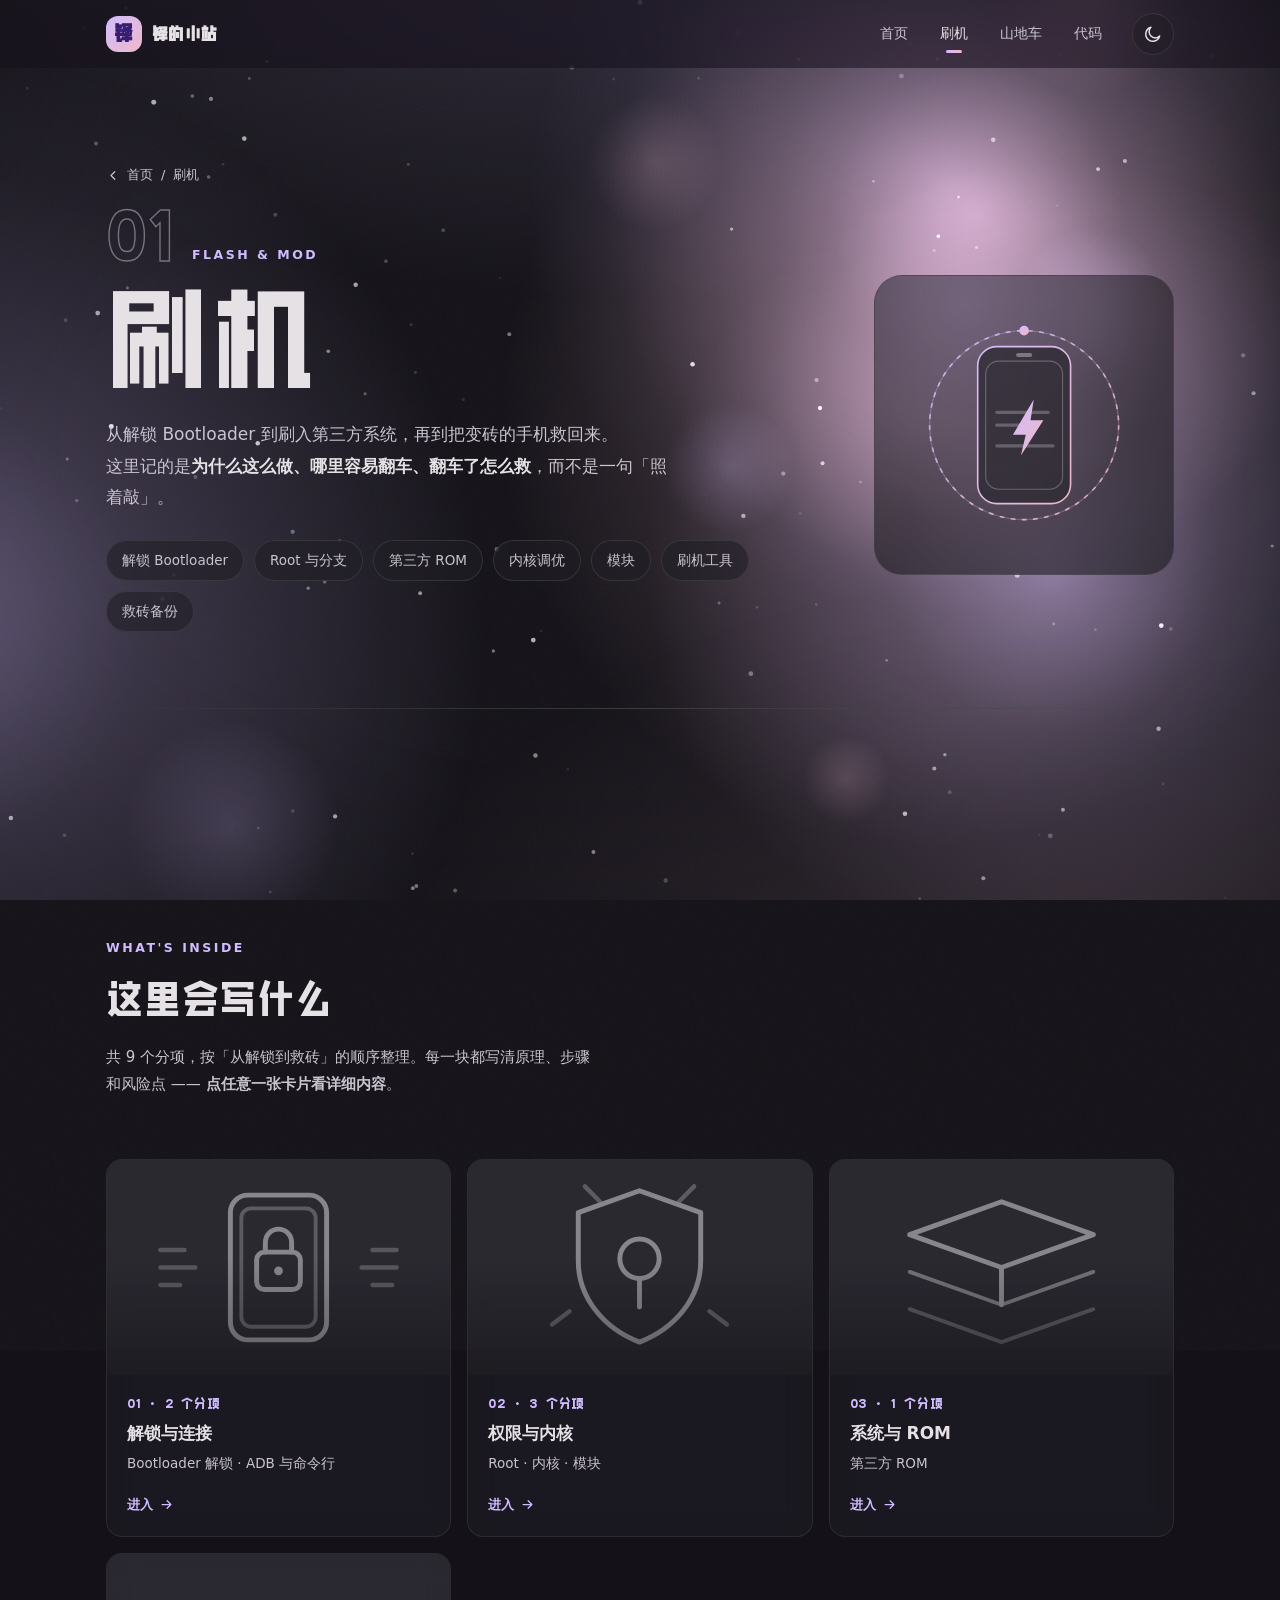
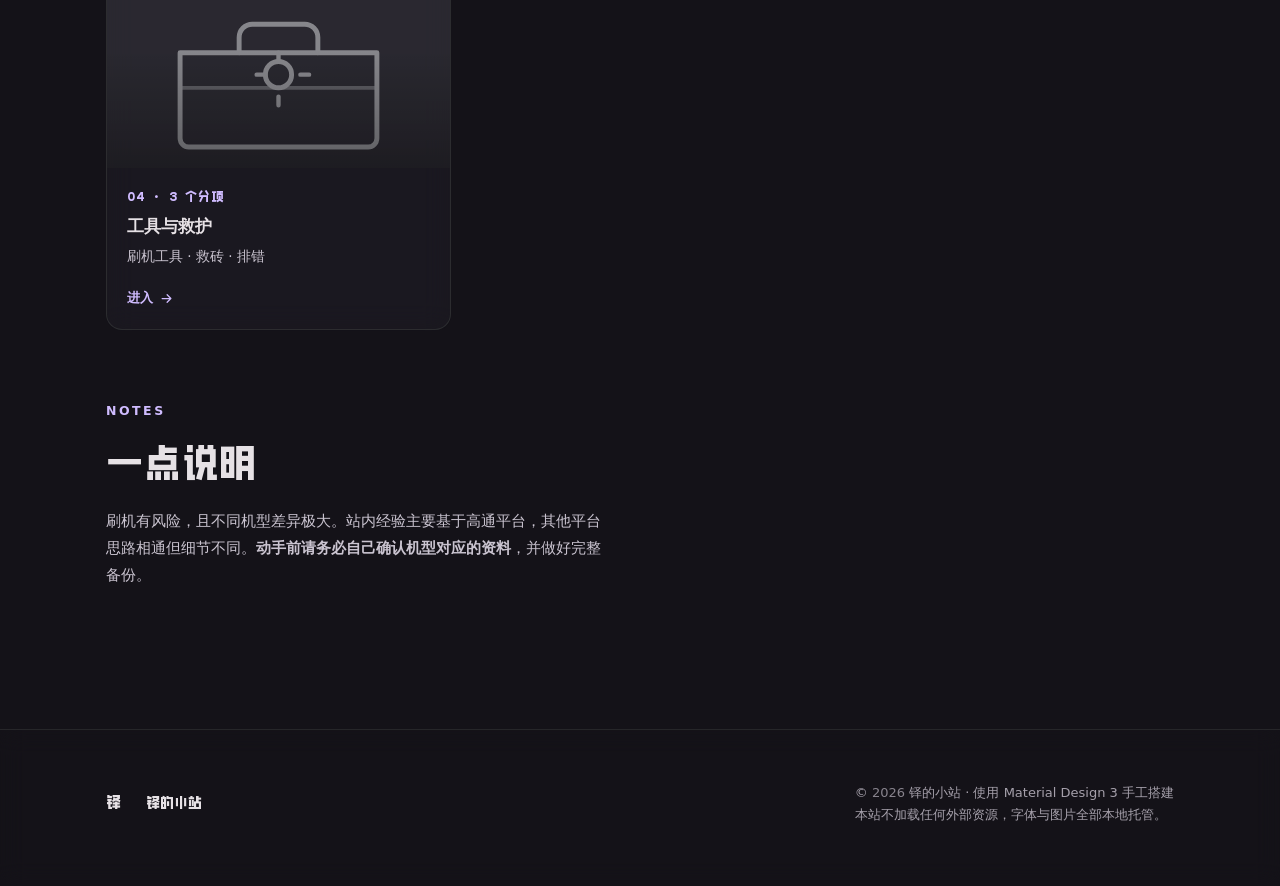
<file: flash.html>
<!DOCTYPE html>
<html lang="zh-CN" class="mdui-theme-dark">
<head>
<meta charset="UTF-8">
<meta name="viewport" content="width=device-width,initial-scale=1,viewport-fit=cover">
<meta name="theme-color" content="#141218">
<meta name="description" content="刷机 —— 解锁、Root、第三方 ROM、内核与模块、刷机工具，以及把变砖的手机救回来。">
<title>刷机 · 铎的小站</title>
<link rel="icon" href="data:image/svg+xml,%3Csvg%20xmlns%3D%22http%3A%2F%2Fwww.w3.org%2F2000%2Fsvg%22%20viewBox%3D%220%200%2064%2064%22%3E%0A%20%20%3Cdefs%3E%0A%20%20%20%20%3ClinearGradient%20id%3D%22g%22%20x1%3D%220%22%20y1%3D%220%22%20x2%3D%221%22%20y2%3D%221%22%3E%0A%20%20%20%20%20%20%3Cstop%20offset%3D%220%22%20stop-color%3D%22%23D0BCFF%22%2F%3E%0A%20%20%20%20%20%20%3Cstop%20offset%3D%221%22%20stop-color%3D%22%23EFB8C8%22%2F%3E%0A%20%20%20%20%3C%2FlinearGradient%3E%0A%20%20%3C%2Fdefs%3E%0A%20%20%3Crect%20x%3D%222%22%20y%3D%222%22%20width%3D%2260%22%20height%3D%2260%22%20rx%3D%2216%22%20fill%3D%22url%28%23g%29%22%2F%3E%0A%20%20%3Ctext%20x%3D%2232%22%20y%3D%2246%22%20font-size%3D%2240%22%20text-anchor%3D%22middle%22%20fill%3D%22%23141218%22%0A%20%20%20%20%20%20%20%20font-family%3D%22system-ui%2C-apple-system%2CPingFang%20SC%2CMicrosoft%20YaHei%2Csans-serif%22%3E%E9%93%8E%3C%2Ftext%3E%0A%3C%2Fsvg%3E%0A" type="image/svg+xml">
<style>:root{--mdui-breakpoint-xs:0px;--mdui-breakpoint-sm:600px;--mdui-breakpoint-md:840px;--mdui-breakpoint-lg:1080px;--mdui-breakpoint-xl:1440px;--mdui-breakpoint-xxl:1920px}:root{--mdui-color-primary-light:103,80,164;--mdui-color-primary-container-light:234,221,255;--mdui-color-on-primary-light:255,255,255;--mdui-color-on-primary-container-light:33,0,94;--mdui-color-inverse-primary-light:208,188,255;--mdui-color-secondary-light:98,91,113;--mdui-color-secondary-container-light:232,222,248;--mdui-color-on-secondary-light:255,255,255;--mdui-color-on-secondary-container-light:30,25,43;--mdui-color-tertiary-light:125,82,96;--mdui-color-tertiary-container-light:255,216,228;--mdui-color-on-tertiary-light:255,255,255;--mdui-color-on-tertiary-container-light:55,11,30;--mdui-color-surface-light:254,247,255;--mdui-color-surface-dim-light:222,216,225;--mdui-color-surface-bright-light:254,247,255;--mdui-color-surface-container-lowest-light:255,255,255;--mdui-color-surface-container-low-light:247,242,250;--mdui-color-surface-container-light:243,237,247;--mdui-color-surface-container-high-light:236,230,240;--mdui-color-surface-container-highest-light:230,224,233;--mdui-color-surface-variant-light:231,224,236;--mdui-color-on-surface-light:28,27,31;--mdui-color-on-surface-variant-light:73,69,78;--mdui-color-inverse-surface-light:49,48,51;--mdui-color-inverse-on-surface-light:244,239,244;--mdui-color-background-light:254,247,255;--mdui-color-on-background-light:28,27,31;--mdui-color-error-light:179,38,30;--mdui-color-error-container-light:249,222,220;--mdui-color-on-error-light:255,255,255;--mdui-color-on-error-container-light:65,14,11;--mdui-color-outline-light:121,116,126;--mdui-color-outline-variant-light:196,199,197;--mdui-color-shadow-light:0,0,0;--mdui-color-surface-tint-color-light:103,80,164;--mdui-color-scrim-light:0,0,0;--mdui-color-primary-dark:208,188,255;--mdui-color-primary-container-dark:79,55,139;--mdui-color-on-primary-dark:55,30,115;--mdui-color-on-primary-container-dark:234,221,255;--mdui-color-inverse-primary-dark:103,80,164;--mdui-color-secondary-dark:204,194,220;--mdui-color-secondary-container-dark:74,68,88;--mdui-color-on-secondary-dark:51,45,65;--mdui-color-on-secondary-container-dark:232,222,248;--mdui-color-tertiary-dark:239,184,200;--mdui-color-tertiary-container-dark:99,59,72;--mdui-color-on-tertiary-dark:73,37,50;--mdui-color-on-tertiary-container-dark:255,216,228;--mdui-color-surface-dark:20,18,24;--mdui-color-surface-dim-dark:20,18,24;--mdui-color-surface-bright-dark:59,56,62;--mdui-color-surface-container-lowest-dark:15,13,19;--mdui-color-surface-container-low-dark:29,27,32;--mdui-color-surface-container-dark:33,31,38;--mdui-color-surface-container-high-dark:43,41,48;--mdui-color-surface-container-highest-dark:54,52,59;--mdui-color-surface-variant-dark:73,69,79;--mdui-color-on-surface-dark:230,225,229;--mdui-color-on-surface-variant-dark:202,196,208;--mdui-color-inverse-surface-dark:230,225,229;--mdui-color-inverse-on-surface-dark:49,48,51;--mdui-color-background-dark:20,18,24;--mdui-color-on-background-dark:230,225,229;--mdui-color-error-dark:242,184,181;--mdui-color-error-container-dark:140,29,24;--mdui-color-on-error-dark:96,20,16;--mdui-color-on-error-container-dark:249,222,220;--mdui-color-outline-dark:147,143,153;--mdui-color-outline-variant-dark:68,71,70;--mdui-color-shadow-dark:0,0,0;--mdui-color-surface-tint-color-dark:208,188,255;--mdui-color-scrim-dark:0,0,0;font-size:16px}.mdui-theme-light,:root{color-scheme:light;--mdui-color-primary:var(--mdui-color-primary-light);--mdui-color-primary-container:var(--mdui-color-primary-container-light);--mdui-color-on-primary:var(--mdui-color-on-primary-light);--mdui-color-on-primary-container:var(--mdui-color-on-primary-container-light);--mdui-color-inverse-primary:var(--mdui-color-inverse-primary-light);--mdui-color-secondary:var(--mdui-color-secondary-light);--mdui-color-secondary-container:var(--mdui-color-secondary-container-light);--mdui-color-on-secondary:var(--mdui-color-on-secondary-light);--mdui-color-on-secondary-container:var(--mdui-color-on-secondary-container-light);--mdui-color-tertiary:var(--mdui-color-tertiary-light);--mdui-color-tertiary-container:var(--mdui-color-tertiary-container-light);--mdui-color-on-tertiary:var(--mdui-color-on-tertiary-light);--mdui-color-on-tertiary-container:var(--mdui-color-on-tertiary-container-light);--mdui-color-surface:var(--mdui-color-surface-light);--mdui-color-surface-dim:var(--mdui-color-surface-dim-light);--mdui-color-surface-bright:var(--mdui-color-surface-bright-light);--mdui-color-surface-container-lowest:var(--mdui-color-surface-container-lowest-light);--mdui-color-surface-container-low:var(--mdui-color-surface-container-low-light);--mdui-color-surface-container:var(--mdui-color-surface-container-light);--mdui-color-surface-container-high:var(--mdui-color-surface-container-high-light);--mdui-color-surface-container-highest:var(--mdui-color-surface-container-highest-light);--mdui-color-surface-variant:var(--mdui-color-surface-variant-light);--mdui-color-on-surface:var(--mdui-color-on-surface-light);--mdui-color-on-surface-variant:var(--mdui-color-on-surface-variant-light);--mdui-color-inverse-surface:var(--mdui-color-inverse-surface-light);--mdui-color-inverse-on-surface:var(--mdui-color-inverse-on-surface-light);--mdui-color-background:var(--mdui-color-background-light);--mdui-color-on-background:var(--mdui-color-on-background-light);--mdui-color-error:var(--mdui-color-error-light);--mdui-color-error-container:var(--mdui-color-error-container-light);--mdui-color-on-error:var(--mdui-color-on-error-light);--mdui-color-on-error-container:var(--mdui-color-on-error-container-light);--mdui-color-outline:var(--mdui-color-outline-light);--mdui-color-outline-variant:var(--mdui-color-outline-variant-light);--mdui-color-shadow:var(--mdui-color-shadow-light);--mdui-color-surface-tint-color:var(--mdui-color-surface-tint-color-light);--mdui-color-scrim:var(--mdui-color-scrim-light);color:rgb(var(--mdui-color-on-background));background-color:rgb(var(--mdui-color-background))}.mdui-theme-dark{color-scheme:dark;--mdui-color-primary:var(--mdui-color-primary-dark);--mdui-color-primary-container:var(--mdui-color-primary-container-dark);--mdui-color-on-primary:var(--mdui-color-on-primary-dark);--mdui-color-on-primary-container:var(--mdui-color-on-primary-container-dark);--mdui-color-inverse-primary:var(--mdui-color-inverse-primary-dark);--mdui-color-secondary:var(--mdui-color-secondary-dark);--mdui-color-secondary-container:var(--mdui-color-secondary-container-dark);--mdui-color-on-secondary:var(--mdui-color-on-secondary-dark);--mdui-color-on-secondary-container:var(--mdui-color-on-secondary-container-dark);--mdui-color-tertiary:var(--mdui-color-tertiary-dark);--mdui-color-tertiary-container:var(--mdui-color-tertiary-container-dark);--mdui-color-on-tertiary:var(--mdui-color-on-tertiary-dark);--mdui-color-on-tertiary-container:var(--mdui-color-on-tertiary-container-dark);--mdui-color-surface:var(--mdui-color-surface-dark);--mdui-color-surface-dim:var(--mdui-color-surface-dim-dark);--mdui-color-surface-bright:var(--mdui-color-surface-bright-dark);--mdui-color-surface-container-lowest:var(--mdui-color-surface-container-lowest-dark);--mdui-color-surface-container-low:var(--mdui-color-surface-container-low-dark);--mdui-color-surface-container:var(--mdui-color-surface-container-dark);--mdui-color-surface-container-high:var(--mdui-color-surface-container-high-dark);--mdui-color-surface-container-highest:var(--mdui-color-surface-container-highest-dark);--mdui-color-surface-variant:var(--mdui-color-surface-variant-dark);--mdui-color-on-surface:var(--mdui-color-on-surface-dark);--mdui-color-on-surface-variant:var(--mdui-color-on-surface-variant-dark);--mdui-color-inverse-surface:var(--mdui-color-inverse-surface-dark);--mdui-color-inverse-on-surface:var(--mdui-color-inverse-on-surface-dark);--mdui-color-background:var(--mdui-color-background-dark);--mdui-color-on-background:var(--mdui-color-on-background-dark);--mdui-color-error:var(--mdui-color-error-dark);--mdui-color-error-container:var(--mdui-color-error-container-dark);--mdui-color-on-error:var(--mdui-color-on-error-dark);--mdui-color-on-error-container:var(--mdui-color-on-error-container-dark);--mdui-color-outline:var(--mdui-color-outline-dark);--mdui-color-outline-variant:var(--mdui-color-outline-variant-dark);--mdui-color-shadow:var(--mdui-color-shadow-dark);--mdui-color-surface-tint-color:var(--mdui-color-surface-tint-color-dark);--mdui-color-scrim:var(--mdui-color-scrim-dark);color:rgb(var(--mdui-color-on-background));background-color:rgb(var(--mdui-color-background))}@media (prefers-color-scheme:dark){.mdui-theme-auto{color-scheme:dark;--mdui-color-primary:var(--mdui-color-primary-dark);--mdui-color-primary-container:var(--mdui-color-primary-container-dark);--mdui-color-on-primary:var(--mdui-color-on-primary-dark);--mdui-color-on-primary-container:var(--mdui-color-on-primary-container-dark);--mdui-color-inverse-primary:var(--mdui-color-inverse-primary-dark);--mdui-color-secondary:var(--mdui-color-secondary-dark);--mdui-color-secondary-container:var(--mdui-color-secondary-container-dark);--mdui-color-on-secondary:var(--mdui-color-on-secondary-dark);--mdui-color-on-secondary-container:var(--mdui-color-on-secondary-container-dark);--mdui-color-tertiary:var(--mdui-color-tertiary-dark);--mdui-color-tertiary-container:var(--mdui-color-tertiary-container-dark);--mdui-color-on-tertiary:var(--mdui-color-on-tertiary-dark);--mdui-color-on-tertiary-container:var(--mdui-color-on-tertiary-container-dark);--mdui-color-surface:var(--mdui-color-surface-dark);--mdui-color-surface-dim:var(--mdui-color-surface-dim-dark);--mdui-color-surface-bright:var(--mdui-color-surface-bright-dark);--mdui-color-surface-container-lowest:var(--mdui-color-surface-container-lowest-dark);--mdui-color-surface-container-low:var(--mdui-color-surface-container-low-dark);--mdui-color-surface-container:var(--mdui-color-surface-container-dark);--mdui-color-surface-container-high:var(--mdui-color-surface-container-high-dark);--mdui-color-surface-container-highest:var(--mdui-color-surface-container-highest-dark);--mdui-color-surface-variant:var(--mdui-color-surface-variant-dark);--mdui-color-on-surface:var(--mdui-color-on-surface-dark);--mdui-color-on-surface-variant:var(--mdui-color-on-surface-variant-dark);--mdui-color-inverse-surface:var(--mdui-color-inverse-surface-dark);--mdui-color-inverse-on-surface:var(--mdui-color-inverse-on-surface-dark);--mdui-color-background:var(--mdui-color-background-dark);--mdui-color-on-background:var(--mdui-color-on-background-dark);--mdui-color-error:var(--mdui-color-error-dark);--mdui-color-error-container:var(--mdui-color-error-container-dark);--mdui-color-on-error:var(--mdui-color-on-error-dark);--mdui-color-on-error-container:var(--mdui-color-on-error-container-dark);--mdui-color-outline:var(--mdui-color-outline-dark);--mdui-color-outline-variant:var(--mdui-color-outline-variant-dark);--mdui-color-shadow:var(--mdui-color-shadow-dark);--mdui-color-surface-tint-color:var(--mdui-color-surface-tint-color-dark);--mdui-color-scrim:var(--mdui-color-scrim-dark);color:rgb(var(--mdui-color-on-background));background-color:rgb(var(--mdui-color-background))}}:root{--mdui-elevation-level0:none;--mdui-elevation-level1:0 0.5px 1.5px 0 rgba(var(--mdui-color-shadow), 19%),0 0 1px 0 rgba(var(--mdui-color-shadow), 3.9%);--mdui-elevation-level2:0 0.85px 3px 0 rgba(var(--mdui-color-shadow), 19%),0 0.25px 1px 0 rgba(var(--mdui-color-shadow), 3.9%);--mdui-elevation-level3:0 1.25px 5px 0 rgba(var(--mdui-color-shadow), 19%),0 0.3333px 1.5px 0 rgba(var(--mdui-color-shadow), 3.9%);--mdui-elevation-level4:0 1.85px 6.25px 0 rgba(var(--mdui-color-shadow), 19%),0 0.5px 1.75px 0 rgba(var(--mdui-color-shadow), 3.9%);--mdui-elevation-level5:0 2.75px 9px 0 rgba(var(--mdui-color-shadow), 19%),0 0.25px 3px 0 rgba(var(--mdui-color-shadow), 3.9%)}:root{--mdui-motion-easing-linear:cubic-bezier(0, 0, 1, 1);--mdui-motion-easing-standard:cubic-bezier(0.2, 0, 0, 1);--mdui-motion-easing-standard-accelerate:cubic-bezier(0.3, 0, 1, 1);--mdui-motion-easing-standard-decelerate:cubic-bezier(0, 0, 0, 1);--mdui-motion-easing-emphasized:var(--mdui-motion-easing-standard);--mdui-motion-easing-emphasized-accelerate:cubic-bezier(0.3, 0, 0.8, 0.15);--mdui-motion-easing-emphasized-decelerate:cubic-bezier(0.05, 0.7, 0.1, 1);--mdui-motion-duration-short1:50ms;--mdui-motion-duration-short2:100ms;--mdui-motion-duration-short3:150ms;--mdui-motion-duration-short4:200ms;--mdui-motion-duration-medium1:250ms;--mdui-motion-duration-medium2:300ms;--mdui-motion-duration-medium3:350ms;--mdui-motion-duration-medium4:400ms;--mdui-motion-duration-long1:450ms;--mdui-motion-duration-long2:500ms;--mdui-motion-duration-long3:550ms;--mdui-motion-duration-long4:600ms;--mdui-motion-duration-extra-long1:700ms;--mdui-motion-duration-extra-long2:800ms;--mdui-motion-duration-extra-long3:900ms;--mdui-motion-duration-extra-long4:1000ms}.mdui-prose{line-height:1.75;word-wrap:break-word}.mdui-prose :first-child{margin-top:0}.mdui-prose :last-child{margin-bottom:0}.mdui-prose code,.mdui-prose kbd,.mdui-prose pre,.mdui-prose pre tt,.mdui-prose samp{font-family:Consolas,Courier,"Courier New",monospace}.mdui-prose caption{text-align:left}.mdui-prose [draggable=true],.mdui-prose [draggable]{cursor:move}.mdui-prose [draggable=false]{cursor:inherit}.mdui-prose dl,.mdui-prose form,.mdui-prose ol,.mdui-prose p,.mdui-prose ul{margin-top:1.25em;margin-bottom:1.25em}.mdui-prose a{text-decoration:none;outline:0;color:rgb(var(--mdui-color-primary))}.mdui-prose a:focus,.mdui-prose a:hover{border-bottom:.0625rem solid rgb(var(--mdui-color-primary))}.mdui-prose small{font-size:.875em}.mdui-prose strong{font-weight:600}.mdui-prose blockquote{margin:1.6em 2em;padding-left:1em;border-left:.25rem solid rgb(var(--mdui-color-surface-variant))}@media only screen and (max-width:599.98px){.mdui-prose blockquote{margin:1.6em 0}}.mdui-prose blockquote footer{font-size:86%;color:rgb(var(--mdui-color-on-surface-variant))}.mdui-prose mark{color:inherit;background-color:rgb(var(--mdui-color-secondary-container));border-bottom:.0625rem solid rgb(var(--mdui-color-secondary));margin:0 .375rem;padding:.125rem}.mdui-prose h1,.mdui-prose h2,.mdui-prose h3,.mdui-prose h4,.mdui-prose h5,.mdui-prose h6{font-weight:400}.mdui-prose h1 small,.mdui-prose h2 small,.mdui-prose h3 small,.mdui-prose h4 small,.mdui-prose h5 small,.mdui-prose h6 small{font-weight:inherit;font-size:65%;color:rgb(var(--mdui-color-on-surface-variant))}.mdui-prose h1 strong,.mdui-prose h2 strong,.mdui-prose h3 strong,.mdui-prose h4 strong,.mdui-prose h5 strong,.mdui-prose h6 strong{font-weight:600}.mdui-prose h1{font-size:2.5em;margin-top:0;margin-bottom:1.25em;line-height:1.1111}.mdui-prose h2{font-size:1.875em;margin-top:2.25em;margin-bottom:1.125em;line-height:1.3333}.mdui-prose h3{font-size:1.5em;margin-top:2em;margin-bottom:1em;line-height:1.6}.mdui-prose h4{font-size:1.25em;margin-top:1.875em;margin-bottom:.875em;line-height:1.5}.mdui-prose h2+*,.mdui-prose h3+*,.mdui-prose h4+*,.mdui-prose hr+*{margin-top:0}.mdui-prose code,.mdui-prose kbd{font-size:.875em;color:rgb(var(--mdui-color-on-surface-container));background-color:rgba(var(--mdui-color-surface-variant),.28);padding:.125rem .375rem;border-radius:var(--mdui-shape-corner-extra-small)}.mdui-prose kbd{font-size:.9em}.mdui-prose abbr[title]{text-decoration:none;cursor:help;border-bottom:.0625rem dotted rgb(var(--mdui-color-on-surface-variant))}.mdui-prose ins,.mdui-prose u{text-decoration:none;border-bottom:.0625rem solid rgb(var(--mdui-color-on-surface-variant))}.mdui-prose del{text-decoration:line-through}.mdui-prose hr{margin-top:3em;margin-bottom:3em;border:none;border-bottom:.0625rem solid rgb(var(--mdui-color-surface-variant))}.mdui-prose pre{margin-top:1.7143em;margin-bottom:1.7143em}.mdui-prose pre code{padding:.8571em 1.1429em;overflow-x:auto;-webkit-overflow-scrolling:touch;background-color:rgb(var(--mdui-color-surface-container));color:rgb(var(--mdui-color-on-surface-container));border-radius:var(--mdui-shape-corner-extra-small)}.mdui-prose ol,.mdui-prose ul{padding-left:1.625em}.mdui-prose ul{list-style-type:disc}.mdui-prose ol{list-style-type:decimal}.mdui-prose ol[type="A"]{list-style-type:upper-alpha}.mdui-prose ol[type="a"]{list-style-type:lower-alpha}.mdui-prose ol[type="I"]{list-style-type:upper-roman}.mdui-prose ol[type="i"]{list-style-type:lower-roman}.mdui-prose ol[type="1"]{list-style-type:decimal}.mdui-prose li{margin-top:.5em;margin-bottom:.5em}.mdui-prose ol>li,.mdui-prose ul>li{padding-left:.375em}.mdui-prose ol>li>p,.mdui-prose ul>li>p{margin-top:.75em;margin-bottom:.75em}.mdui-prose ol>li>:first-child,.mdui-prose ul>li>:first-child{margin-top:1.25em}.mdui-prose ol>li>:last-child,.mdui-prose ul>li>:last-child{margin-bottom:1.25em}.mdui-prose ol>li::marker{font-weight:400;color:rgb(var(--mdui-color-on-surface-variant))}.mdui-prose ul>li::marker{color:rgb(var(--mdui-color-on-surface-variant))}.mdui-prose ol ol,.mdui-prose ol ul,.mdui-prose ul ol,.mdui-prose ul ul{margin-top:.75em;margin-bottom:.75em}.mdui-prose fieldset,.mdui-prose img{border:none}.mdui-prose figure,.mdui-prose img,.mdui-prose video{margin-top:2em;margin-bottom:2em;max-width:100%}.mdui-prose figure>*{margin-top:0;margin-bottom:0}.mdui-prose figcaption{font-size:.875em;line-height:1.4286;margin-top:.8571em;color:rgb(var(--mdui-color-on-surface-variant))}.mdui-prose figcaption:empty::before{z-index:-1;cursor:text;content:attr(placeholder);color:rgb(var(--mdui-color-on-surface-variant))}.mdui-prose table{margin-top:2em;margin-bottom:2em;border:.0625rem solid rgb(var(--mdui-color-surface-variant));border-radius:var(--mdui-shape-corner-large)}.mdui-table{width:100%;overflow-x:auto;margin-top:2em;margin-bottom:2em;border:.0625rem solid rgb(var(--mdui-color-surface-variant));border-radius:var(--mdui-shape-corner-large)}.mdui-table table{margin-top:0;margin-bottom:0;border:none;border-radius:0}.mdui-prose table,.mdui-table table{width:100%;text-align:left;border-collapse:collapse;border-spacing:0}.mdui-prose td,.mdui-prose th,.mdui-table td,.mdui-table th{border-top:.0625rem solid rgb(var(--mdui-color-surface-variant))}.mdui-prose td:not(:first-child),.mdui-prose th:not(:first-child),.mdui-table td:not(:first-child),.mdui-table th:not(:first-child){border-left:.0625rem solid rgb(var(--mdui-color-surface-variant))}.mdui-prose td:not(:last-child),.mdui-prose th:not(:last-child),.mdui-table td:not(:last-child),.mdui-table th:not(:last-child){border-right:.0625rem solid rgb(var(--mdui-color-surface-variant))}.mdui-prose tfoot td,.mdui-prose tfoot th,.mdui-prose thead td,.mdui-prose thead th,.mdui-table tfoot td,.mdui-table tfoot th,.mdui-table thead td,.mdui-table thead th{position:relative;vertical-align:middle;padding:1.125rem 1rem;font-weight:var(--mdui-typescale-title-medium-weight);letter-spacing:var(--mdui-typescale-title-medium-tracking);line-height:var(--mdui-typescale-title-medium-line-height);color:rgb(var(--mdui-color-on-surface-variant));box-shadow:var(--mdui-elevation-level1)}.mdui-prose tbody td,.mdui-prose tbody th,.mdui-table tbody td,.mdui-table tbody th{padding:.875rem 1rem}.mdui-prose tbody th,.mdui-table tbody th{vertical-align:middle;font-weight:inherit}.mdui-prose tbody td,.mdui-table tbody td{vertical-align:baseline}.mdui-prose tbody:first-child tr:first-child td,.mdui-prose thead:first-child tr:first-child th,.mdui-table tbody:first-child tr:first-child td,.mdui-table thead:first-child tr:first-child th{border-top:0}:root{--mdui-shape-corner-none:0;--mdui-shape-corner-extra-small:0.25rem;--mdui-shape-corner-small:0.5rem;--mdui-shape-corner-medium:0.75rem;--mdui-shape-corner-large:1rem;--mdui-shape-corner-extra-large:1.75rem;--mdui-shape-corner-full:1000rem}:root{--mdui-state-layer-hover:0.08;--mdui-state-layer-focus:0.12;--mdui-state-layer-pressed:0.12;--mdui-state-layer-dragged:0.16}:root{--mdui-typescale-display-large-weight:400;--mdui-typescale-display-medium-weight:400;--mdui-typescale-display-small-weight:400;--mdui-typescale-display-large-line-height:4rem;--mdui-typescale-display-medium-line-height:3.25rem;--mdui-typescale-display-small-line-height:2.75rem;--mdui-typescale-display-large-size:3.5625rem;--mdui-typescale-display-medium-size:2.8125rem;--mdui-typescale-display-small-size:2.25rem;--mdui-typescale-display-large-tracking:0rem;--mdui-typescale-display-medium-tracking:0rem;--mdui-typescale-display-small-tracking:0rem;--mdui-typescale-headline-large-weight:400;--mdui-typescale-headline-medium-weight:400;--mdui-typescale-headline-small-weight:400;--mdui-typescale-headline-large-line-height:2.5rem;--mdui-typescale-headline-medium-line-height:2.25rem;--mdui-typescale-headline-small-line-height:2rem;--mdui-typescale-headline-large-size:2rem;--mdui-typescale-headline-medium-size:1.75rem;--mdui-typescale-headline-small-size:1.5rem;--mdui-typescale-headline-large-tracking:0rem;--mdui-typescale-headline-medium-tracking:0rem;--mdui-typescale-headline-small-tracking:0rem;--mdui-typescale-title-large-weight:400;--mdui-typescale-title-medium-weight:500;--mdui-typescale-title-small-weight:500;--mdui-typescale-title-large-line-height:1.75rem;--mdui-typescale-title-medium-line-height:1.5rem;--mdui-typescale-title-small-line-height:1.25rem;--mdui-typescale-title-large-size:1.375rem;--mdui-typescale-title-medium-size:1rem;--mdui-typescale-title-small-size:0.875rem;--mdui-typescale-title-large-tracking:0rem;--mdui-typescale-title-medium-tracking:0.009375rem;--mdui-typescale-title-small-tracking:0.00625rem;--mdui-typescale-label-large-weight:500;--mdui-typescale-label-medium-weight:500;--mdui-typescale-label-small-weight:500;--mdui-typescale-label-large-line-height:1.25rem;--mdui-typescale-label-medium-line-height:1rem;--mdui-typescale-label-small-line-height:0.375rem;--mdui-typescale-label-large-size:0.875rem;--mdui-typescale-label-medium-size:0.75rem;--mdui-typescale-label-small-size:0.6875rem;--mdui-typescale-label-large-tracking:0.00625rem;--mdui-typescale-label-medium-tracking:0.03125rem;--mdui-typescale-label-small-tracking:0.03125rem;--mdui-typescale-body-large-weight:400;--mdui-typescale-body-medium-weight:400;--mdui-typescale-body-small-weight:400;--mdui-typescale-body-large-line-height:1.5rem;--mdui-typescale-body-medium-line-height:1.25rem;--mdui-typescale-body-small-line-height:1rem;--mdui-typescale-body-large-size:1rem;--mdui-typescale-body-medium-size:0.875rem;--mdui-typescale-body-small-size:0.75rem;--mdui-typescale-body-large-tracking:0.009375rem;--mdui-typescale-body-medium-tracking:0.015625rem;--mdui-typescale-body-small-tracking:0.025rem}.mdui-lock-screen{overflow:hidden!important}</style>
<style>/* ============================================================
   铎的小站 — 样式表
   设计系统：Material Design 3（令牌来自 MDUI 2，全部本地化）
   零网络依赖：字体、图标（内联 SVG）、动画全部本地
   ============================================================ */

/* ---------- 本地字体 ---------- */
@font-face{
  font-family:"Xiaoxin Chaoku";
  src:url("[data-uri]") format("woff2");
  font-weight:400;font-style:normal;font-display:swap;
}

/* ---------- 全局变量 ---------- */
:root{
  --font-display:"Xiaoxin Chaoku","PingFang SC","Hiragino Sans GB","Microsoft YaHei",system-ui,sans-serif;
  --font-body:system-ui,-apple-system,"Segoe UI",Roboto,"PingFang SC","Noto Sans SC","Microsoft YaHei",sans-serif;

  --page-max:1180px;
  --gut:clamp(20px,5vw,56px);
  --bar-h:68px;

  --c-primary:rgb(var(--mdui-color-primary));
  --c-on-primary:rgb(var(--mdui-color-on-primary));
  --c-primary-container:rgb(var(--mdui-color-primary-container));
  --c-tertiary:rgb(var(--mdui-color-tertiary));
  --c-surface:rgb(var(--mdui-color-surface));
  --c-surface-1:rgb(var(--mdui-color-surface-container-low));
  --c-surface-2:rgb(var(--mdui-color-surface-container));
  --c-surface-3:rgb(var(--mdui-color-surface-container-high));
  --c-surface-4:rgb(var(--mdui-color-surface-container-highest));
  --c-on-surface:rgb(var(--mdui-color-on-surface));
  --c-on-surface-var:rgb(var(--mdui-color-on-surface-variant));
  --c-outline:rgb(var(--mdui-color-outline-variant));

  --radius-s:var(--mdui-shape-corner-small);
  --radius-m:var(--mdui-shape-corner-medium);
  --radius-l:var(--mdui-shape-corner-large);
  --radius-xl:var(--mdui-shape-corner-extra-large);

  --ease:var(--mdui-motion-easing-emphasized);
  --ease-dec:var(--mdui-motion-easing-emphasized-decelerate);
  --t-short:var(--mdui-motion-duration-short3);
  --t-med:var(--mdui-motion-duration-medium2);
  --t-long:var(--mdui-motion-duration-long1);

  --glow-a:0 0 80px -20px rgba(var(--mdui-color-primary), .55);
  --glow-b:0 0 90px -25px rgba(var(--mdui-color-tertiary), .45);
}

/* ---------- 基础重置 ---------- */
*,*::before,*::after{box-sizing:border-box}
html{background:rgb(var(--mdui-color-surface));scroll-behavior:smooth;scroll-padding-top:calc(var(--bar-h) + 12px);-webkit-text-size-adjust:100%}
body{
  margin:0;min-height:100vh;overflow-x:hidden;
  font-family:var(--font-body);
  font-size:var(--mdui-typescale-body-large-size);
  line-height:1.7;
  color:var(--c-on-surface);
  background:transparent;
  -webkit-font-smoothing:antialiased;
  text-rendering:optimizeLegibility;
}
img,svg{display:block;max-width:100%}
a{color:inherit;text-decoration:none}
::selection{background:rgba(var(--mdui-color-primary), .35)}

.wrap{width:100%;max-width:var(--page-max);margin-inline:auto;padding-inline:var(--gut)}
.sr{position:absolute;width:1px;height:1px;overflow:hidden;clip:rect(0 0 0 0);white-space:nowrap}

/* ---------- 背景层：CG 极光 + 粒子 ---------- */
#bg{position:fixed;inset:0;width:100%;height:100%;z-index:0;display:block;pointer-events:none}
.bg-veil{
  position:fixed;inset:0;z-index:1;pointer-events:none;
  background:
    radial-gradient(120% 80% at 50% -10%,rgba(var(--mdui-color-primary), .16),transparent 55%),
    radial-gradient(90% 70% at 85% 105%,rgba(var(--mdui-color-tertiary), .12),transparent 60%),
    radial-gradient(150% 120% at 50% 50%,transparent 30%,rgba(var(--mdui-color-surface), .85) 100%);
}
.bg-grain{
  position:fixed;inset:-50%;z-index:1;pointer-events:none;opacity:.045;
  background-image:url("data:image/svg+xml;utf8,<svg xmlns='http://www.w3.org/2000/svg' width='160' height='160'><filter id='n'><feTurbulence type='fractalNoise' baseFrequency='.85' numOctaves='3' stitchTiles='stitch'/></filter><rect width='160' height='160' filter='url(%23n)'/></svg>");
  animation:grain 6s steps(6) infinite;
}
@keyframes grain{
  0%{transform:translate(0,0)}20%{transform:translate(-3%,2%)}40%{transform:translate(2%,-3%)}
  60%{transform:translate(-2%,-2%)}80%{transform:translate(3%,3%)}100%{transform:translate(0,0)}
}

main,.foot{position:relative;z-index:10}

/* ---------- 顶部导航 ---------- */
.topbar{
  position:fixed;top:0;left:0;right:0;height:var(--bar-h);z-index:50;
  background:rgba(var(--mdui-color-surface), .55);
  backdrop-filter:blur(18px) saturate(160%);-webkit-backdrop-filter:blur(18px) saturate(160%);
  display:flex;align-items:center;
  transition:background var(--t-med) var(--ease),backdrop-filter var(--t-med) var(--ease),border-color var(--t-med) var(--ease)
}
.topbar::after{
  content:"";position:absolute;inset:0;border-bottom:1px solid transparent;pointer-events:none;
  transition:border-color var(--t-med) var(--ease)
}
.topbar.scrolled{background:rgba(var(--mdui-color-surface), .72);backdrop-filter:blur(20px) saturate(180%);-webkit-backdrop-filter:blur(20px) saturate(180%)}
.topbar.scrolled::after{border-bottom-color:rgba(var(--mdui-color-outline-variant), .5)}
.topbar .wrap{display:flex;align-items:center;gap:16px}

.brand{display:flex;align-items:center;gap:10px;font-weight:700;letter-spacing:.02em;margin-right:auto}
.brand .mark{
  width:36px;height:36px;border-radius:12px;display:grid;place-items:center;
  font-family:var(--font-display);font-size:20px;line-height:1;
  color:rgb(var(--mdui-color-on-primary));
  background:linear-gradient(135deg,rgb(var(--mdui-color-primary)),rgb(var(--mdui-color-tertiary)));
  box-shadow:var(--glow-a)
}
.brand .name{font-family:var(--font-display);font-size:17px}

.nav{display:flex;align-items:center;gap:4px}
.nav a{
  position:relative;padding:9px 14px;border-radius:999px;
  font-size:14px;font-weight:500;color:var(--c-on-surface-var);
  transition:color var(--t-short) var(--ease),background var(--t-short) var(--ease)
}
.nav a:hover{color:var(--c-on-surface);background:rgba(var(--mdui-color-on-surface), .06)}
.nav a.active{color:var(--c-on-surface)}
.nav a.active::after{
  content:"";position:absolute;left:50%;bottom:2px;translate:-50% 0;
  width:16px;height:3px;border-radius:3px;
  background:linear-gradient(90deg,rgb(var(--mdui-color-primary)),rgb(var(--mdui-color-tertiary)))
}

.icon-btn{
  width:42px;height:42px;flex:none;border:1px solid rgba(var(--mdui-color-outline-variant), .6);
  border-radius:999px;background:rgba(var(--mdui-color-surface-container), .5);
  color:var(--c-on-surface);display:grid;place-items:center;cursor:pointer;
  transition:transform var(--t-short) var(--ease),background var(--t-short) var(--ease),border-color var(--t-short) var(--ease)
}
.icon-btn:hover{background:rgba(var(--mdui-color-surface-container-high), .9);transform:translateY(-1px)}
.icon-btn:active{transform:scale(.94)}
.icon-btn svg{width:20px;height:20px}
.icon-btn .sun{display:none}
.icon-btn .moon{display:block}
:root:not(.mdui-theme-dark) .icon-btn .sun{display:block}
:root:not(.mdui-theme-dark) .icon-btn .moon{display:none}

/* ---------- 滚动进度条 ---------- */
.progress-rail{position:fixed;top:0;left:0;right:0;height:2px;z-index:60;background:transparent}
.progress-bar{height:100%;width:0;transform-origin:0 50%;
  background:linear-gradient(90deg,rgb(var(--mdui-color-primary)),rgb(var(--mdui-color-tertiary)));
  box-shadow:0 0 12px rgba(var(--mdui-color-primary), .7)}

/* ---------- 首屏 ---------- */
.hero{
  position:relative;min-height:100svh;display:flex;flex-direction:column;
  align-items:center;justify-content:center;text-align:center;
  padding:calc(var(--bar-h) + 40px) 0 80px
}
.hero .wrap{position:relative;z-index:2}

.eyebrow{
  display:inline-flex;align-items:center;gap:9px;
  padding:7px 16px 7px 12px;border-radius:999px;
  font-size:12.5px;font-weight:600;letter-spacing:.14em;text-transform:uppercase;
  color:var(--c-on-surface-var);
  background:rgba(var(--mdui-color-surface-container), .55);
  border:1px solid rgba(var(--mdui-color-outline-variant), .55);
  backdrop-filter:blur(12px);-webkit-backdrop-filter:blur(12px)
}
.eyebrow .dot{width:7px;height:7px;border-radius:50%;background:rgb(var(--mdui-color-primary));box-shadow:0 0 0 0 rgba(var(--mdui-color-primary), .6);animation:ping 2.2s var(--ease) infinite}
@keyframes ping{0%{box-shadow:0 0 0 0 rgba(var(--mdui-color-primary), .55)}70%{box-shadow:0 0 0 9px rgba(var(--mdui-color-primary), 0)}100%{box-shadow:0 0 0 0 rgba(var(--mdui-color-primary), 0)}}

.hero h1{
  margin:26px 0 0;
  font-family:var(--font-display);font-weight:400;
  font-size:clamp(3.4rem,15vw,9.5rem);
  line-height:.98;letter-spacing:.02em;
  background:linear-gradient(180deg,rgb(var(--mdui-color-on-surface)) 30%,rgb(var(--mdui-color-on-surface-variant)) 130%);
  -webkit-background-clip:text;background-clip:text;color:transparent;
  text-wrap:balance
}
.hero h1 .glow{
  background:linear-gradient(100deg,rgb(var(--mdui-color-primary)),rgb(var(--mdui-color-tertiary)) 55%,rgb(var(--mdui-color-primary)));
  background-size:200% 100%;
  -webkit-background-clip:text;background-clip:text;color:transparent;
  animation:shimmer 7s linear infinite
}
@keyframes shimmer{to{background-position:200% 0}}

.hero .lede{
  margin:22px auto 0;max-width:34ch;
  font-size:clamp(15px,4.2vw,19px);line-height:1.75;color:var(--c-on-surface-var);
  text-wrap:pretty
}
.hero .lede b{color:var(--c-on-surface);font-weight:600}

.cta{display:flex;flex-wrap:wrap;gap:14px;justify-content:center;margin-top:40px}

.btn{
  position:relative;overflow:hidden;isolation:isolate;
  display:inline-flex;align-items:center;gap:10px;
  height:52px;padding:0 26px;border-radius:999px;border:1px solid transparent;
  font-family:inherit;font-size:15px;font-weight:600;letter-spacing:.01em;
  cursor:pointer;user-select:none;
  transition:transform var(--t-short) var(--ease),box-shadow var(--t-med) var(--ease),background var(--t-short) var(--ease),border-color var(--t-short) var(--ease)
}
.btn svg{width:19px;height:19px;flex:none}
.btn:active{transform:scale(.97)}
.btn-filled{
  color:rgb(var(--mdui-color-on-primary));
  background:linear-gradient(135deg,rgb(var(--mdui-color-primary)),rgb(var(--mdui-color-tertiary)));
  box-shadow:0 10px 30px -12px rgba(var(--mdui-color-primary), .9)
}
.btn-filled:hover{transform:translateY(-2px);box-shadow:0 18px 42px -14px rgba(var(--mdui-color-primary), .95)}
.btn-outlined{
  color:var(--c-on-surface);
  background:rgba(var(--mdui-color-surface-container), .45);
  border-color:rgba(var(--mdui-color-outline-variant), .8);
  backdrop-filter:blur(12px);-webkit-backdrop-filter:blur(12px)
}
.btn-outlined:hover{transform:translateY(-2px);background:rgba(var(--mdui-color-surface-container-high), .8)}
.ripple{
  position:absolute;border-radius:50%;transform:scale(0);pointer-events:none;
  background:currentColor;opacity:.35;animation:rip .62s var(--ease-dec) forwards
}
@keyframes rip{to{transform:scale(2.4);opacity:0}}

.scroll-cue{
  position:absolute;left:50%;bottom:26px;translate:-50% 0;z-index:2;
  display:flex;flex-direction:column;align-items:center;gap:8px;
  font-size:11px;letter-spacing:.24em;text-transform:uppercase;color:var(--c-on-surface-var);
  opacity:.75;animation:float 2.6s var(--ease) infinite
}
.scroll-cue .line{width:1px;height:42px;background:linear-gradient(180deg,transparent,rgb(var(--mdui-color-on-surface-variant)));}
@keyframes float{0%,100%{transform:translateY(0)}50%{transform:translateY(7px)}}

/* ---------- 通用区块 ---------- */
.section{position:relative;padding:clamp(72px,12vw,140px) 0;scroll-margin-top:var(--bar-h)}
.sec-head{display:flex;align-items:baseline;gap:18px;margin-bottom:14px}
.sec-num{
  font-family:var(--font-display);font-size:clamp(2.6rem,7vw,4.2rem);line-height:1;
  color:transparent;-webkit-text-stroke:1.4px rgba(var(--mdui-color-outline), .75)
}
.sec-kicker{
  font-size:12.5px;font-weight:600;letter-spacing:.2em;text-transform:uppercase;
  color:rgb(var(--mdui-color-primary))
}
.sec-title{
  font-family:var(--font-display);font-weight:400;
  font-size:clamp(2.4rem,9vw,4.6rem);line-height:1.05;margin:0;letter-spacing:.02em
}
.sec-body{
  margin:18px 0 0;max-width:52ch;font-size:16.5px;line-height:1.85;color:var(--c-on-surface-var);text-wrap:pretty
}
.sec-body b{color:var(--c-on-surface);font-weight:600}

.grid-2{display:grid;grid-template-columns:1fr;gap:clamp(28px,5vw,64px);align-items:center}
@media(min-width:880px){.grid-2{grid-template-columns:1.05fr .95fr}}
.grid-2.flip>.visual{order:-1}
@media(max-width:879px){.grid-2.flip>.visual{order:0}}

/* 关键词 chips */
.chips{display:flex;flex-wrap:wrap;gap:10px;margin-top:26px;padding:0;list-style:none}
.chips li{
  padding:8px 15px;border-radius:999px;font-size:13.5px;font-weight:500;
  color:var(--c-on-surface-var);
  background:rgba(var(--mdui-color-surface-container), .6);
  border:1px solid rgba(var(--mdui-color-outline-variant), .6);
  transition:transform var(--t-short) var(--ease),color var(--t-short) var(--ease),border-color var(--t-short) var(--ease)
}
.chips li:hover{transform:translateY(-2px);color:var(--c-on-surface);border-color:rgba(var(--mdui-color-primary), .6)}

/* 要点小卡 */
.points{display:grid;gap:12px;margin-top:30px;padding:0;list-style:none}
@media(min-width:560px){.points{grid-template-columns:1fr 1fr}}
.points li{
  display:flex;gap:13px;align-items:flex-start;
  padding:16px 17px;border-radius:var(--radius-m);
  background:rgba(var(--mdui-color-surface-container), .5);
  border:1px solid rgba(var(--mdui-color-outline-variant), .45);
  transition:transform var(--t-short) var(--ease),background var(--t-short) var(--ease)
}
.points li:hover{transform:translateY(-3px);background:rgba(var(--mdui-color-surface-container-high), .75)}
.points .ico{
  width:38px;height:38px;flex:none;border-radius:12px;display:grid;place-items:center;
  color:rgb(var(--mdui-color-primary));
  background:rgba(var(--mdui-color-primary), .14)
}
.points .ico svg{width:20px;height:20px}
.points .t{font-weight:600;font-size:14.5px;line-height:1.4}
.points .d{font-size:13px;color:var(--c-on-surface-var);line-height:1.55;margin-top:3px}

/* 视觉面板 */
.visual{position:relative}
.panel{
  position:relative;overflow:hidden;
  border-radius:var(--radius-xl);
  border:1px solid rgba(var(--mdui-color-outline-variant), .55);
  background:
    radial-gradient(120% 100% at 20% 0%,rgba(var(--mdui-color-primary), .18),transparent 60%),
    radial-gradient(120% 120% at 100% 100%,rgba(var(--mdui-color-tertiary), .16),transparent 60%),
    rgba(var(--mdui-color-surface-container-low), .7);
  box-shadow:var(--mdui-elevation-level3);
  aspect-ratio:5/4;
  display:grid;place-items:center;
  transition:transform var(--t-med) var(--ease),box-shadow var(--t-med) var(--ease)
}
.panel::before{
  content:"";position:absolute;inset:0;pointer-events:none;opacity:0;
  background:radial-gradient(360px circle at var(--mx,50%) var(--my,50%),rgb(255 255 255 / .14),transparent 60%);
  transition:opacity var(--t-med) var(--ease)
}
.panel:hover::before{opacity:1}
.panel svg{width:min(78%,420px);height:auto;overflow:visible}
.spin-slow{transform-origin:center;animation:spin 14s linear infinite}
@keyframes spin{to{transform:rotate(360deg)}}
.pulse{animation:pulse 3.6s var(--ease) infinite}
@keyframes pulse{0%,100%{opacity:.5}50%{opacity:1}}
.trace{stroke-dasharray:6 8;animation:trace 20s linear infinite}
@keyframes trace{to{stroke-dashoffset:-280}}

.badge{
  display:inline-flex;align-items:center;gap:8px;margin-top:26px;
  padding:7px 14px;border-radius:999px;font-size:12.5px;font-weight:600;
  color:var(--c-on-surface-var);
  background:rgba(var(--mdui-color-surface-container-high), .8);
  border:1px solid rgba(var(--mdui-color-outline-variant), .6)
}
.badge .pulse-dot{width:7px;height:7px;border-radius:50%;background:rgb(var(--mdui-color-tertiary));animation:pulse 2s var(--ease) infinite}

/* 分隔线 */
.rule{height:1px;border:0;margin:0;background:linear-gradient(90deg,transparent,rgba(var(--mdui-color-outline-variant), .8),transparent)}

/* ---------- 页脚 ---------- */
.foot{padding:52px 0 60px;border-top:1px solid rgba(var(--mdui-color-outline-variant), .4)}
.foot .wrap{display:flex;flex-wrap:wrap;gap:18px;align-items:center;justify-content:space-between}
.foot .f-brand{display:flex;align-items:center;gap:10px;font-family:var(--font-display);font-size:15px}
.foot .f-brand .mark{width:30px;height:30px;border-radius:10px;font-size:16px}
.foot .f-meta{font-size:13px;color:var(--c-on-surface-var);line-height:1.7}
.foot .f-meta span{opacity:.8}

/* ---------- 入场动画 ---------- */
.reveal{opacity:0;transform:translateY(26px);filter:blur(8px);
  transition:opacity var(--t-long) var(--ease-dec),transform var(--t-long) var(--ease-dec),filter var(--t-long) var(--ease-dec)}
.reveal.in{opacity:1;transform:none;filter:none}
.reveal.d1{transition-delay:.09s}
.reveal.d2{transition-delay:.18s}
.reveal.d3{transition-delay:.27s}
.reveal.d4{transition-delay:.36s}

/* ---------- 无障碍 ---------- */
:focus-visible{outline:2px solid rgb(var(--mdui-color-primary));outline-offset:3px;border-radius:6px}

@media(prefers-reduced-motion:reduce){
  html{scroll-behavior:auto}
  *,*::before,*::after{animation-duration:.001ms!important;animation-iteration-count:1!important;transition-duration:.001ms!important}
  .reveal{opacity:1;transform:none;filter:none}
}

/* ============================================================
   分页结构：入口横幅 / 子页面 / 详情卡
   ============================================================ */

/* ---------- 入口区 ---------- */
.entries-head{max-width:62ch;margin-bottom:clamp(30px,5vw,52px)}
.entries-head .sec-title{margin:8px 0 0}
.entries-head .sec-body{margin:14px 0 0}

.banners{display:grid;gap:18px}

.banner{
  position:relative;display:block;overflow:hidden;isolation:isolate;
  padding:clamp(18px,3.4vw,30px);
  border-radius:var(--radius-xl);
  border:1px solid rgba(var(--mdui-color-outline-variant), .5);
  background:
    radial-gradient(120% 140% at 0% 0%, rgba(var(--mdui-color-primary), .13), transparent 58%),
    rgba(var(--mdui-color-surface-container-low), .72);
  box-shadow:var(--mdui-elevation-level2);
  transition:transform var(--t-med) var(--ease),box-shadow var(--t-med) var(--ease),border-color var(--t-med) var(--ease)
}
.banner::after{
  content:"";position:absolute;inset:0;pointer-events:none;opacity:0;z-index:-1;
  background:radial-gradient(420px circle at var(--mx,0%) var(--my,0%), rgba(255,255,255,.1), transparent 62%);
  transition:opacity var(--t-med) var(--ease)
}
.banner:hover{transform:translateY(-4px);box-shadow:var(--mdui-elevation-level4);border-color:rgba(var(--mdui-color-primary), .5)}
.banner:hover::after{opacity:1}
.banner-grid{display:grid;grid-template-columns:auto 1fr auto;gap:clamp(14px,3vw,26px);align-items:center}

.banner-media{
  width:clamp(78px,17vw,124px);aspect-ratio:1;flex:none;
  border-radius:var(--radius-l);display:grid;place-items:center;
  border:1px solid rgba(var(--mdui-color-outline-variant), .5);
  background:radial-gradient(120% 120% at 30% 10%, rgba(var(--mdui-color-primary), .2), transparent 60%), rgba(var(--mdui-color-surface-container-high), .6)
}
.banner-media svg{width:80%;height:auto;overflow:visible}

.banner-info{min-width:0}
.banner-meta{display:flex;align-items:center;gap:12px;margin-bottom:6px}
.banner-num{
  font-family:var(--font-display);font-size:clamp(1.5rem,4vw,2rem);line-height:1;
  color:transparent;-webkit-text-stroke:1.2px rgba(var(--mdui-color-outline), .8)
}
.banner-title{font-family:var(--font-display);font-weight:400;font-size:clamp(1.7rem,5.4vw,2.6rem);line-height:1.1;margin:0;letter-spacing:.02em}
.banner-desc{margin:9px 0 0;font-size:14.5px;line-height:1.72;color:var(--c-on-surface-var);max-width:44ch}
.banner-tags{display:flex;flex-wrap:wrap;gap:7px;margin-top:14px;padding:0;list-style:none}
.banner-tags li{
  font-size:12px;padding:5px 11px;border-radius:999px;
  color:var(--c-on-surface-var);
  background:rgba(var(--mdui-color-surface-container-high), .55);
  border:1px solid rgba(var(--mdui-color-outline-variant), .5)
}
.banner-arrow{
  width:46px;height:46px;flex:none;border-radius:999px;display:grid;place-items:center;
  color:var(--c-on-surface);
  border:1px solid rgba(var(--mdui-color-outline-variant), .6);
  background:rgba(var(--mdui-color-surface-container), .5);
  transition:transform var(--t-med) var(--ease),background var(--t-med) var(--ease),color var(--t-med) var(--ease)
}
.banner-arrow svg{width:20px;height:20px}
.banner:hover .banner-arrow{transform:translateX(4px);background:rgba(var(--mdui-color-primary), .22);color:var(--c-on-surface)}
@media(max-width:560px){
  .banner-grid{grid-template-columns:auto 1fr;gap:14px}
  .banner-arrow{display:none}
  .banner-desc{font-size:13.5px}
  .banner-tags{display:none}
}

/* ---------- 子页面：页头 ---------- */
.page-head{padding:calc(var(--bar-h) + clamp(48px,10vw,96px)) 0 clamp(34px,6vw,60px);position:relative}
.crumb{display:inline-flex;align-items:center;gap:8px;font-size:13px;font-weight:500;color:var(--c-on-surface-var);margin-bottom:22px}
.crumb a{display:inline-flex;align-items:center;gap:6px;transition:color var(--t-short) var(--ease)}
.crumb a:hover{color:var(--c-on-surface)}
.crumb svg{width:15px;height:15px}
.page-head .sec-title{font-size:clamp(3rem,13vw,7rem)}
.page-head .sec-body{max-width:56ch;font-size:17px}
.page-hero-row{display:flex;flex-wrap:wrap;align-items:center;gap:clamp(20px,4vw,44px);margin-top:6px}
.page-hero-row .txt{flex:1 1 320px;min-width:0}
.page-hero-art{flex:0 1 clamp(180px,32vw,300px);aspect-ratio:1;border-radius:var(--radius-xl);display:grid;place-items:center;
  border:1px solid rgba(var(--mdui-color-outline-variant), .5);
  background:radial-gradient(120% 120% at 30% 10%, rgba(var(--mdui-color-primary), .18), transparent 60%), rgba(var(--mdui-color-surface-container-low), .6)}
.page-hero-art svg{width:86%;height:auto;overflow:visible}

/* ---------- 子页面：详情卡网格 ---------- */
.detail-grid{display:grid;gap:16px;margin-top:34px}
@media(min-width:620px){.detail-grid{grid-template-columns:1fr 1fr}}
@media(min-width:1000px){.detail-grid{grid-template-columns:repeat(3,1fr)}}
.detail{
  position:relative;padding:22px 22px 24px;border-radius:var(--radius-l);
  border:1px solid rgba(var(--mdui-color-outline-variant), .45);
  background:rgba(var(--mdui-color-surface-container), .5);
  transition:transform var(--t-short) var(--ease),background var(--t-short) var(--ease),border-color var(--t-short) var(--ease)
}
.detail:hover{transform:translateY(-4px);background:rgba(var(--mdui-color-surface-container-high), .8);border-color:rgba(var(--mdui-color-primary), .45)}
.detail .ico{
  width:44px;height:44px;border-radius:14px;display:grid;place-items:center;margin-bottom:14px;
  color:rgb(var(--mdui-color-primary));background:rgba(var(--mdui-color-primary), .14)
}
.detail .ico svg{width:22px;height:22px}
.detail h3{margin:0 0 8px;font-size:16.5px;font-weight:600;letter-spacing:.01em}
.detail p{margin:0;font-size:13.5px;line-height:1.75;color:var(--c-on-surface-var)}
.detail .idx{position:absolute;top:18px;right:20px;font-family:var(--font-display);font-size:15px;color:rgba(var(--mdui-color-outline), .9)}

.sub-head{margin-top:clamp(52px,9vw,88px)}
.sub-head .sec-kicker{display:block;margin-bottom:8px}
.sub-head h2{font-family:var(--font-display);font-weight:400;font-size:clamp(1.7rem,5vw,2.5rem);margin:0;letter-spacing:.02em}
.sub-head p{margin:10px 0 0;max-width:52ch;color:var(--c-on-surface-var);font-size:15px;line-height:1.8}

/* ---------- 毛玻璃补充 ---------- */
.banner{backdrop-filter:blur(16px) saturate(150%);-webkit-backdrop-filter:blur(16px) saturate(150%)}
.detail{backdrop-filter:blur(14px) saturate(140%);-webkit-backdrop-filter:blur(14px) saturate(140%)}
.panel{backdrop-filter:blur(14px);-webkit-backdrop-filter:blur(14px)}
.page-hero-art{backdrop-filter:blur(14px);-webkit-backdrop-filter:blur(14px)}
.banner-media{backdrop-filter:blur(10px);-webkit-backdrop-filter:blur(10px)}
.chips li,.banner-tags li{backdrop-filter:blur(10px);-webkit-backdrop-filter:blur(10px)}
.badge{backdrop-filter:blur(10px);-webkit-backdrop-filter:blur(10px)}
.foot{backdrop-filter:blur(12px);-webkit-backdrop-filter:blur(12px)}

/* ============================================================
   分项卡片（带图）+ 侧边栏详情视图
   ============================================================ */

/* ---------- 卡片（由 JS 生成） ---------- */
.tile{
  position:relative;display:flex;flex-direction:column;overflow:hidden;
  border-radius:var(--radius-l);
  border:1px solid rgba(var(--mdui-color-outline-variant), .45);
  background:rgba(var(--mdui-color-surface-container), .5);
  backdrop-filter:blur(14px) saturate(140%);-webkit-backdrop-filter:blur(14px) saturate(140%);
  transition:transform var(--t-short) var(--ease),border-color var(--t-short) var(--ease),background var(--t-short) var(--ease)
}
.tile:hover{transform:translateY(-4px);border-color:rgba(var(--mdui-color-primary), .45);background:rgba(var(--mdui-color-surface-container-high), .8)}
.tile-media{position:relative;aspect-ratio:16/10;overflow:hidden;background:rgba(var(--mdui-color-surface-container-highest), .6)}
.tile-media img{width:100%;height:100%;object-fit:cover;display:block;transform:scale(1.02);transition:transform .7s var(--ease)}
.tile:hover .tile-media img{transform:scale(1.08)}
.tile-media::after{content:"";position:absolute;inset:0;background:linear-gradient(180deg,transparent 45%,rgba(0,0,0,.35));opacity:.85}
.tile-body{padding:18px 20px 20px;display:flex;flex-direction:column;gap:7px;flex:1}
.tile-no{font-family:var(--font-display);font-size:13px;letter-spacing:.06em;color:rgb(var(--mdui-color-primary))}
.tile h3{margin:0;font-size:17px;font-weight:600;line-height:1.35}
.tile p{margin:0;font-size:13.5px;line-height:1.7;color:var(--c-on-surface-var);
  display:-webkit-box;-webkit-line-clamp:3;-webkit-box-orient:vertical;overflow:hidden}
.tile-more{margin-top:auto;padding-top:12px;display:inline-flex;align-items:center;gap:6px;
  font-size:13px;font-weight:600;color:rgb(var(--mdui-color-primary))}
.tile-more svg{width:15px;height:15px;transition:transform var(--t-short) var(--ease)}
.tile:hover .tile-more svg{transform:translateX(4px)}

/* ---------- 详情视图 ---------- */
.detail-layout{display:grid;grid-template-columns:1fr;gap:clamp(22px,4vw,46px)}
@media(min-width:980px){.detail-layout{grid-template-columns:248px 1fr;align-items:start}}

.side{padding-top:4px}
@media(min-width:980px){
  .side{position:sticky;top:calc(var(--bar-h) + 18px);max-height:calc(100vh - var(--bar-h) - 36px);overflow:auto}
  .side::-webkit-scrollbar{width:0}
}
.side-title{font-family:var(--font-display);font-size:19px;margin:0 0 14px;padding:0 12px;color:var(--c-on-surface)}
.side-group{margin-bottom:18px}
.side-group>span{display:block;padding:0 12px;margin-bottom:7px;
  font-size:11px;font-weight:700;letter-spacing:.16em;text-transform:uppercase;color:var(--c-on-surface-var);opacity:.75}
.side-nav{display:flex;flex-direction:column;gap:2px}
.side-nav a{
  padding:9px 12px;border-radius:10px;font-size:14px;line-height:1.4;color:var(--c-on-surface-var);
  transition:background var(--t-short) var(--ease),color var(--t-short) var(--ease);
  display:flex;align-items:center;gap:8px
}
.side-nav a em{font-style:normal;font-family:var(--font-display);font-size:12px;opacity:.7;min-width:1.6em}
.side-nav a:hover{background:rgba(var(--mdui-color-on-surface), .06);color:var(--c-on-surface)}
.side-nav a.active{background:rgba(var(--mdui-color-primary), .16);color:var(--c-on-surface);font-weight:600}
.side-nav a.active em{opacity:1;color:rgb(var(--mdui-color-primary))}
@media(max-width:979px){
  .side{position:static;padding-bottom:4px}
  .side-title{display:none}
  .side-group{margin-bottom:12px}
  .side-group>span{padding-left:2px}
  .side-nav{flex-direction:row;gap:8px;overflow-x:auto;padding:2px 2px 10px;-webkit-overflow-scrolling:touch}
  .side-nav::-webkit-scrollbar{height:0}
  .side-nav a{white-space:nowrap;background:rgba(var(--mdui-color-surface-container), .6);
    border:1px solid rgba(var(--mdui-color-outline-variant), .5);border-radius:999px;padding:8px 14px;font-size:13px}
}

/* ---------- 文章正文 ---------- */
.article{max-width:74ch}
.article .kicker{display:inline-block;font-size:12px;font-weight:700;letter-spacing:.18em;text-transform:uppercase;color:rgb(var(--mdui-color-primary));margin-bottom:10px}
.article h2{font-family:var(--font-display);font-weight:400;font-size:clamp(1.9rem,6.4vw,3rem);line-height:1.12;margin:0 0 14px;letter-spacing:.02em}
.article .hero-img{width:100%;aspect-ratio:16/9;object-fit:cover;display:block;margin:4px 0 26px;
  border-radius:var(--radius-l);border:1px solid rgba(var(--mdui-color-outline-variant), .5)}
.article .lead{font-size:16px;line-height:1.85;color:var(--c-on-surface);margin:0 0 8px}
.article h3{font-size:16.5px;font-weight:600;line-height:1.5;margin:30px 0 9px;
  padding-left:12px;border-left:3px solid rgba(var(--mdui-color-primary), .65)}
.article p{margin:0;font-size:15px;line-height:1.9;color:var(--c-on-surface-var)}
.article ul{margin:8px 0 0;padding-left:1.15em;font-size:14.5px;line-height:1.9;color:var(--c-on-surface-var)}
.article ul li{margin-bottom:4px}
.article .note{
  margin:30px 0 0;padding:16px 18px;border-radius:var(--radius-m);font-size:14px;line-height:1.85;color:var(--c-on-surface);
  border:1px solid rgba(var(--mdui-color-primary), .35);background:rgba(var(--mdui-color-primary), .1)
}
.article .note b{color:rgb(var(--mdui-color-primary))}
.back-link{display:inline-flex;align-items:center;gap:7px;margin-bottom:22px;
  font-size:13.5px;font-weight:600;color:var(--c-on-surface-var);transition:color var(--t-short) var(--ease)}
.back-link:hover{color:var(--c-on-surface)}
.back-link svg{width:16px;height:16px}
.pager{display:flex;gap:12px;flex-wrap:wrap;margin-top:38px;padding-top:24px;
  border-top:1px solid rgba(var(--mdui-color-outline-variant), .45)}
.pager a{display:inline-flex;align-items:center;gap:8px;padding:11px 18px;border-radius:999px;
  font-size:13.5px;font-weight:600;color:var(--c-on-surface);
  border:1px solid rgba(var(--mdui-color-outline-variant), .6);
  background:rgba(var(--mdui-color-surface-container), .55);
  transition:transform var(--t-short) var(--ease),background var(--t-short) var(--ease)}
.pager a:hover{transform:translateY(-2px);background:rgba(var(--mdui-color-surface-container-high), .85)}
.pager svg{width:16px;height:16px}



/* ============================================================
   目录改为「顶部横向 + 自动换行」（覆盖之前的竖向侧边栏）
   ============================================================ */
.detail-layout{display:block}
.side{
  position:static;max-height:none;overflow:visible;
  margin:0 0 clamp(24px,4vw,38px);
  padding:16px 18px 18px;border-radius:var(--radius-l);
  border:1px solid rgba(var(--mdui-color-outline-variant), .45);
  background:rgba(var(--mdui-color-surface-container-low), .55);
  backdrop-filter:blur(14px);-webkit-backdrop-filter:blur(14px)
}
.side-title{display:block;padding:0;margin:0 0 12px;font-size:16px;color:var(--c-on-surface)}
.side-group{margin-bottom:14px}
.side-group:last-child{margin-bottom:0}
.side-group>span{padding:0;margin-bottom:8px;opacity:.8}
.side-nav{flex-direction:row;flex-wrap:wrap;gap:8px;overflow:visible;padding:0}
.side-nav a{
  background:rgba(var(--mdui-color-surface-container-high), .55);
  border:1px solid rgba(var(--mdui-color-outline-variant), .5);
  border-radius:999px;padding:8px 14px;font-size:13px;white-space:normal;
  backdrop-filter:blur(8px);-webkit-backdrop-filter:blur(8px);
  transition:transform var(--t-short) var(--ease),background var(--t-short) var(--ease),border-color var(--t-short) var(--ease)
}
.side-nav a:hover{transform:translateY(-2px);background:rgba(var(--mdui-color-surface-container-highest), .85)}
.side-nav a.active{background:rgba(var(--mdui-color-primary), .2);border-color:rgba(var(--mdui-color-primary), .6);font-weight:600}

/* ============================================================
   目录最终形态：桌面左侧固定栏 / 手机折叠菜单
   （追加在最后，覆盖前面的所有历史规则）
   ============================================================ */
.detail-layout{display:grid;grid-template-columns:1fr;gap:clamp(18px,3vw,40px)}

.toc-toggle{
  display:none;align-items:center;gap:9px;width:100%;
  padding:13px 16px;border-radius:var(--radius-m);
  border:1px solid rgba(var(--mdui-color-outline-variant), .5);
  background:rgba(var(--mdui-color-surface-container), .6);
  color:var(--c-on-surface);font:inherit;font-size:14px;font-weight:600;cursor:pointer;
  backdrop-filter:blur(12px);-webkit-backdrop-filter:blur(12px);
  transition:background var(--t-short) var(--ease),border-color var(--t-short) var(--ease)
}
.toc-toggle svg{width:18px;height:18px;flex:none}
.toc-toggle .chev{margin-left:auto;transition:transform var(--t-short) var(--ease)}
.toc-toggle[aria-expanded="true"]{border-color:rgba(var(--mdui-color-primary), .55)}
.toc-toggle[aria-expanded="true"] .chev{transform:rotate(180deg)}

@media(min-width:980px){
  .detail-layout{grid-template-columns:252px minmax(0,1fr);align-items:start}
  .side{position:sticky;top:calc(var(--bar-h) + 18px);max-height:calc(100vh - var(--bar-h) - 36px);
    overflow:auto;margin:0;padding:16px 14px}
  .side::-webkit-scrollbar{width:6px}
  .side::-webkit-scrollbar-thumb{background:rgba(var(--mdui-color-outline), .5);border-radius:3px}
  .side-nav{flex-direction:column;flex-wrap:nowrap;gap:2px;overflow:visible}
  .side-nav a{border-radius:10px;padding:9px 12px;background:transparent;border:1px solid transparent;font-size:14px}
  .side-nav a:hover{transform:none;background:rgba(var(--mdui-color-on-surface), .07)}
  .side-nav a.active{background:rgba(var(--mdui-color-primary), .18);border-color:transparent}
}
@media(max-width:979px){
  .toc-toggle{display:flex}
  .side{display:none;position:static;max-height:none;overflow:visible;margin:14px 0 0;padding:16px 14px}
  .side.open{display:block}
  .side-nav{flex-direction:column;flex-wrap:nowrap;gap:2px;overflow:visible}
  .side-nav a{border-radius:10px;padding:10px 12px;background:transparent;border:1px solid transparent;font-size:14px}
  .side-nav a:hover{transform:none}
}

/* 加固：顶栏内容层置顶，确保导航与主题按钮永远可点 */
.topbar .wrap{position:relative;z-index:2}
.topbar::after{z-index:1}

/* ============================================================
   地图入场动画
   ============================================================ */
.globe-overlay{
  position:fixed;inset:0;z-index:200;display:none;opacity:0;
  background:radial-gradient(120% 90% at 50% 38%, #1d1830 0%, #0c0a11 72%);
  transition:opacity .32s var(--ease)
}
.globe-overlay.globe-on{display:block;opacity:1}
.globe-canvas{position:absolute;inset:0;width:100%;height:100%;display:block}
.globe-caption{
  position:absolute;left:0;right:0;bottom:clamp(46px,11vh,104px);
  text-align:center;opacity:var(--cap,0);transform:translateY(16px);
  transition:opacity .55s var(--ease),transform .55s var(--ease);pointer-events:none;padding:0 24px
}
.globe-ready .globe-caption{transform:none}
.g-kicker{display:block;font-size:11px;font-weight:700;letter-spacing:.28em;color:rgba(208,188,255,.85);margin-bottom:10px}
.g-title{display:block;font-family:var(--font-display);font-weight:400;font-size:clamp(1.6rem,6.4vw,2.7rem);color:#EDE7F6;line-height:1.2}
.g-sub{display:block;margin-top:9px;font-size:13.5px;color:rgba(237,231,246,.6)}
.globe-close{
  position:absolute;top:calc(18px + env(safe-area-inset-top,0px));right:18px;
  width:42px;height:42px;border-radius:999px;display:grid;place-items:center;cursor:pointer;
  border:1px solid rgba(208,188,255,.35);background:rgba(255,255,255,.07);color:#EDE7F6;
  backdrop-filter:blur(10px);-webkit-backdrop-filter:blur(10px);
  transition:background var(--t-short) var(--ease),transform var(--t-short) var(--ease)
}
.globe-close svg{width:18px;height:18px}
.globe-close:hover{background:rgba(255,255,255,.16);transform:rotate(90deg)}
.geo-btn{
  display:inline-flex;align-items:center;gap:8px;margin:0 0 24px;
  padding:10px 18px;border-radius:999px;cursor:pointer;font:inherit;
  font-size:13.5px;font-weight:600;color:var(--c-on-surface);
  border:1px solid rgba(var(--mdui-color-primary), .5);
  background:rgba(var(--mdui-color-primary), .12);
  transition:transform var(--t-short) var(--ease),background var(--t-short) var(--ease)
}
.geo-btn:hover{transform:translateY(-2px);background:rgba(var(--mdui-color-primary), .22)}
.geo-btn svg{width:16px;height:16px}


/* ===== 图片占位（缺图时显示路径，照着放图即可） ===== */
.tile-media img,.hero-media img{width:100%;height:100%;object-fit:cover;display:block}
.img-ph{position:absolute;inset:0;display:flex;flex-direction:column;align-items:center;
  justify-content:center;gap:7px;padding:16px;text-align:center;
  background:rgba(var(--mdui-color-primary),.05);
  border:1px dashed rgba(var(--mdui-color-outline),.45);border-radius:inherit}
.img-ph em{font-style:normal;font-size:12px;letter-spacing:.14em;
  color:var(--mdui-color-on-surface-variant)}
.img-ph code{font-size:10px;line-height:1.6;word-break:break-all;
  color:var(--mdui-color-primary);font-family:ui-monospace,SFMono-Regular,Menlo,monospace}

/* ===== 大类标题（二级页顶部） ===== */
.crumb{margin-bottom:10px}
.cat-head{margin:20px 0 34px;max-width:64ch}
/* 大类视图：crumb 变成块级，避免返回链接与标题并排重叠 */
.crumb.is-cat{display:block}
.cat-head h2{margin:0 0 12px;font-size:clamp(28px,5.2vw,46px);font-weight:700;
  letter-spacing:-.025em;line-height:1.15}
.cat-head p{margin:0;font-size:15px;line-height:1.85;
  color:var(--mdui-color-on-surface-variant)}

/* ===== 侧栏返回 ===== */
.side-back{display:flex;align-items:center;gap:8px;margin-bottom:18px;font-size:13px;
  color:var(--mdui-color-on-surface-variant);text-decoration:none;transition:color .25s}
.side-back:hover{color:var(--mdui-color-primary)}
.side-back svg{width:15px;height:15px;flex:none}

/* ===== 详情首图 ===== */
.hero-media{display:block;position:relative;width:100%;aspect-ratio:16/9;
  margin:6px 0 30px;border-radius:var(--mdui-shape-corner-large);overflow:hidden;
  background:rgba(var(--mdui-color-surface-container-high),.4)}


/* ===== 动态生成的卡片：纯 CSS 动画，不依赖观察器 ===== */
@keyframes tileIn{from{opacity:0;transform:translateY(18px)}to{opacity:1;transform:none}}
.tile-in{animation:tileIn .48s cubic-bezier(.2,.7,.2,1) both}
.tile-in.d1{animation-delay:.055s}
.tile-in.d2{animation-delay:.11s}

/* 无 href 的自定义按钮：清掉按钮默认样式，保留卡片外观 */
[data-go]{cursor:pointer;-webkit-tap-highlight-color:transparent;-webkit-appearance:none;appearance:none}
[data-go]:focus-visible{outline:2px solid var(--mdui-color-primary);outline-offset:3px}
</style>
</head>
<body data-page="flash">

<canvas id="bg" aria-hidden="true"></canvas>
<div class="bg-veil" aria-hidden="true"></div>
<div class="bg-grain" aria-hidden="true"></div>
<div class="progress-rail" aria-hidden="true"><div class="progress-bar" id="pbar"></div></div>

<header class="topbar" id="topbar">
  <div class="wrap">
    <a class="brand" href="index.html" aria-label="回到首页">
      <span class="mark">铎</span>
      <span class="name">铎的小站</span>
    </a>
    <nav class="nav" aria-label="主导航">
      <a href="index.html">首页</a>
      <a href="flash.html" class="active">刷机</a>
      <a href="bike.html">山地车</a>
      <a href="code.html">代码</a>
    </nav>
    <button class="icon-btn" id="themeBtn" type="button" aria-label="切换深浅色主题">
      <svg class="sun" viewBox="0 0 24 24" fill="none" stroke="currentColor" stroke-width="1.8" stroke-linecap="round" stroke-linejoin="round" aria-hidden="true">
        <circle cx="12" cy="12" r="4"/><path d="M12 2v2M12 20v2M2 12h2M20 12h2M5 5l1.5 1.5M17.5 17.5 19 19M19 5l-1.5 1.5M6.5 17.5 5 19"/>
      </svg>
      <svg class="moon" viewBox="0 0 24 24" fill="none" stroke="currentColor" stroke-width="1.8" stroke-linecap="round" stroke-linejoin="round" aria-hidden="true">
        <path d="M20 14.5A8.5 8.5 0 1 1 9.5 4a7 7 0 0 0 10.5 10.5z"/>
      </svg>
    </button>
  </div>
</header>

<main>

  <section class="page-head">
    <div class="wrap">
      <nav class="crumb reveal" aria-label="面包屑">
        <a href="index.html">
          <svg viewBox="0 0 24 24" fill="none" stroke="currentColor" stroke-width="1.9" stroke-linecap="round" stroke-linejoin="round" aria-hidden="true"><path d="M14 6 8 12l6 6"/></svg>
          首页
        </a>
        <span>/</span><span>刷机</span>
      </nav>

      <div class="page-hero-row">
        <div class="txt">
          <div class="sec-head reveal"><span class="sec-num">01</span><span class="sec-kicker">Flash &amp; Mod</span></div>
          <h1 class="sec-title reveal d1">刷机</h1>
          <p class="sec-body reveal d2">从解锁 Bootloader 到刷入第三方系统，再到把变砖的手机救回来。<br>这里记的是<b>为什么这么做、哪里容易翻车、翻车了怎么救</b>，而不是一句「照着敲」。</p>
          <ul class="chips reveal d3">
            <li>解锁 Bootloader</li>
            <li>Root 与分支</li>
            <li>第三方 ROM</li>
            <li>内核调优</li>
            <li>模块</li>
            <li>刷机工具</li>
            <li>救砖备份</li></ul>
        </div>
        <div class="page-hero-art reveal d2">
          <svg viewBox="0 0 320 320" role="img" aria-label="刷机主题插画">
            <defs><linearGradient id="gA" x1="0" y1="0" x2="1" y2="1">
              <stop offset="0" style="stop-color:rgb(var(--mdui-color-primary))"/>
              <stop offset="1" style="stop-color:rgb(var(--mdui-color-tertiary))"/>
            </linearGradient></defs>
            <circle cx="160" cy="160" r="118" fill="none" stroke="url(#gA)" stroke-opacity=".28" stroke-width="1.6"/>
            <circle class="trace" cx="160" cy="160" r="118" fill="none" stroke="url(#gA)" stroke-opacity=".85" stroke-width="2"/>
            <g class="spin-slow"><circle cx="160" cy="42" r="6" fill="url(#gA)"/></g>
            <rect x="102" y="62" width="116" height="196" rx="24" fill-opacity=".75" stroke="url(#gA)" stroke-width="2" style="fill:rgb(var(--mdui-color-surface-container-high))"/>
            <rect x="112" y="80" width="96" height="160" rx="16" fill="none" stroke-opacity=".55" stroke-width="1.4" style="stroke:rgb(var(--mdui-color-outline))"/>
            <rect x="150" y="70" width="20" height="5" rx="2.5" fill-opacity=".75" style="fill:rgb(var(--mdui-color-outline))"/>
            <g stroke="url(#gA)" stroke-width="4" stroke-linecap="round" stroke-opacity=".85">
              <path d="M126 112h58"/><path d="M126 128h36"/><path d="M126 202h44"/>
            </g>
            <g stroke-width="4" stroke-linecap="round" stroke-opacity=".5" style="stroke:rgb(var(--mdui-color-outline))">
              <path d="M126 144h64"/><path d="M126 160h48"/><path d="M126 186h70"/>
            </g>
            <path d="M172 128 146 172h16l-6 26 28-44h-16z" fill="url(#gA)"/>
          </svg>
        </div>
      </div>
    </div>
  </section>

  <hr class="rule">

  <div data-detail="flash">
  <section class="section" data-list-view>
    <div class="wrap">
      <div class="sub-head reveal">
        <span class="sec-kicker">What's Inside</span>
        <h2>这里会写什么</h2>
        <p>共 9 个分项，按「从解锁到救砖」的顺序整理。每一块都写清原理、步骤和风险点 —— <b>点任意一张卡片看详细内容</b>。</p>
      </div>
      <div class="crumb" data-breadcrumb></div>
      <div class="detail-grid" data-card-grid></div>
      <div class="sub-head reveal" style="margin-top:clamp(44px,7vw,70px)">
        <span class="sec-kicker">Notes</span>
        <h2>一点说明</h2>
        <p>刷机有风险，且不同机型差异极大。站内经验主要基于高通平台，其他平台思路相通但细节不同。<b>动手前请务必自己确认机型对应的资料</b>，并做好完整备份。</p>
      </div>
    </div>
  </section>

  <section class="section" data-detail-view hidden></section>
  </div>

</main>

<footer class="foot">
  <div class="wrap">
    <div class="f-brand"><span class="mark">铎</span>铎的小站</div>
    <div class="f-meta">
      <span>© <span id="year">2026</span> 铎的小站 · 使用 Material Design 3 手工搭建</span><br>
      <span>本站不加载任何外部资源，字体与图片全部本地托管。</span>
    </div>
  </div>
</footer>

<script>/* ===== 诊断面板：把每次点击打到屏幕上（?debug=1 开启）===== */
(function () {
  var on = window.DZ_FORCE_DEBUG || /[?&]debug=1/.test(location.search);
  if (!on) return;
  var p = document.createElement('div');
  p.style.cssText = 'position:fixed;left:0;right:0;top:0;z-index:99999;' +
    'background:rgba(6,40,30,.97);color:#7ef0c0;font:13px/1.55 monospace;font-weight:700;' +
    'padding:10px 12px;max-height:42vh;overflow:auto;border-bottom:2px solid #2b6b4e;' +
    'white-space:pre-wrap;pointer-events:none;text-align:left';
  var ready = function () { document.body.appendChild(p); };
  if (document.body) ready(); else document.addEventListener('DOMContentLoaded', ready);
  var lines = [];
  if (document.body) document.body.style.paddingTop = '0px';
  window.DZState = function (s) {
    lines.push('📄 ' + s);
    if (lines.length > 14) lines = lines.slice(-14);
    p.textContent = lines.join('\n');
  };
  window.DZLog = function (s) {
    lines.push(s);
    if (lines.length > 14) lines = lines.slice(-14);
    p.textContent = lines.join('\n');
  };
  window.addEventListener('error', function (e) {
    window.DZLog('❌ ERR ' + e.message + ' @' + String(e.filename || '').split('/').pop() + ':' + e.lineno);
  });
  document.addEventListener('click', function (e) {
    var el = e.target, chain = [];
    while (el && el !== document && chain.length < 4) {
      var c = '';
      try { c = el.className && typeof el.className === 'string' ? '.' + el.className.split(' ')[0] : ''; } catch (x) {}
      chain.push((el.tagName || '?') + c);
      if (el.tagName === 'A') break;
      el = el.parentNode;
    }
    window.DZLog('👆 ' + chain.join(' < '));
  }, true);
  window.DZLog('脚本运行中 · ' + location.pathname.split('/').pop() + (location.search || ''));
})();

/* ============================================================
   铎的小站 — 交互脚本
   无任何外部依赖：动画、主题、交互全部原生实现
   ============================================================ */
(function () {
  'use strict';

  var root = document.documentElement;
  var reduceMotion = window.matchMedia('(prefers-reduced-motion: reduce)').matches;
  var finePointer = window.matchMedia('(pointer: fine)').matches;

  var cssVar = function (name, el) {
    return getComputedStyle(el || root).getPropertyValue(name).trim();
  };

  /* ---------------- 主题切换 ---------------- */
  var themeMeta = document.querySelector('meta[name="theme-color"]');
  var themeBtn = document.getElementById('themeBtn');

  function applyTheme(dark) {
    root.classList.toggle('mdui-theme-dark', dark);
    if (themeMeta) themeMeta.setAttribute('content', dark ? '#141218' : '#FEF7FF');
    if (palette) palette.refresh();
    if (themeBtn) themeBtn.setAttribute('aria-pressed', String(dark));
  }

  var saved = null;
  try { saved = localStorage.getItem('dz-theme'); } catch (e) {}
  applyTheme(saved ? saved === 'dark' : true);

  function toggleTheme() {
    var dark = !root.classList.contains('mdui-theme-dark');
    applyTheme(dark);
    try { localStorage.setItem('dz-theme', dark ? 'dark' : 'light'); } catch (e) {}
  }

  /* 事件委托：即使按钮被其它层遮挡，点击冒泡到 document 也能触发 */
  document.addEventListener('click', function (e) {
    var el = e.target;
    while (el && el !== document) {
      if (el.id === 'themeBtn') { toggleTheme(); return; }
      el = el.parentNode;
    }
  }, true);

  if (themeBtn) {
    themeBtn.addEventListener('click', function (e) { e.stopPropagation(); });
  }

  /* ---------------- 首屏画布：极光 + 星点 ---------------- */
  var palette = (function () {
    var p = { primary: [208, 188, 255], tertiary: [239, 184, 200], surface: [20, 18, 24] };

    function toRgb(s, fallback) {
      if (!s) return fallback;
      var parts = s.split(',').map(function (n) { return parseFloat(n); });
      if (parts.length < 3 || parts.some(isNaN)) return fallback;
      return parts.slice(0, 3);
    }
    p.refresh = function () {
      p.primary = toRgb(cssVar('--mdui-color-primary'), p.primary);
      p.tertiary = toRgb(cssVar('--mdui-color-tertiary'), p.tertiary);
      p.surface = toRgb(cssVar('--mdui-color-surface'), p.surface);
    };
    return p;
  })();

  palette.refresh();

  (function aurora() {
    var cv = document.getElementById('bg');
    if (!cv || !cv.getContext) return;
    var ctx = cv.getContext('2d');
    if (!ctx) return;

    var W = 0, H = 0, DPR = 1, blobs = [], stars = [], motes = [], t0 = performance.now();

    function resize() {
      DPR = Math.min(window.devicePixelRatio || 1, 2);
      W = window.innerWidth;
      H = window.innerHeight;
      cv.width = Math.round(W * DPR);
      cv.height = Math.round(H * DPR);
      ctx.setTransform(DPR, 0, 0, DPR, 0, 0);
      build();
    }

    function build() {
      var area = W * H;
      var nb = area < 360000 ? 4 : 5;
      blobs = [];
      for (var i = 0; i < nb; i++) {
        blobs.push({
          tint: i % 2 === 0 ? 'primary' : 'tertiary',
          x: 0.12 + Math.random() * 0.76,
          y: 0.08 + Math.random() * 0.78,
          r: 0.5 + Math.random() * 0.45,
          amp: 0.2 + Math.random() * 0.16,
          sp: 0.16 + Math.random() * 0.22,
          phase: Math.random() * Math.PI * 2,
          alpha: 0.3 + Math.random() * 0.18
        });
      }
      var ns = Math.round(Math.min(150, Math.max(60, area / 9000)));
      stars = [];
      for (var j = 0; j < ns; j++) {
        stars.push({
          x: Math.random(), y: Math.random(),
          z: 0.25 + Math.random() * 0.75,
          tw: Math.random() * Math.PI * 2,
          ts: 0.8 + Math.random() * 2.2
        });
      }
      motes = [];
      for (var k = 0; k < 6; k++) {
        motes.push({
          x: Math.random(), y: Math.random(),
          r: 40 + Math.random() * 90,
          sp: 0.05 + Math.random() * 0.09,
          phase: Math.random() * Math.PI * 2,
          tint: k % 2 === 0 ? 'primary' : 'tertiary'
        });
      }
    }

    function rgba(c, a) { return 'rgba(' + c[0] + ',' + c[1] + ',' + c[2] + ',' + a + ')'; }

    function frame(now) {
      var t = (now - t0) / 1000;
      var scrollN = Math.min(1, (window.scrollY || 0) / Math.max(1, H));

      ctx.clearRect(0, 0, W, H);
      ctx.globalCompositeOperation = 'lighter';

      /* 极光团块 */
      for (var i = 0; i < blobs.length; i++) {
        var b = blobs[i];
        var bx = (b.x + Math.sin(t * b.sp + b.phase) * b.amp) * W;
        var by = (b.y + Math.cos(t * b.sp * 0.83 + b.phase * 1.3) * b.amp) * H - scrollN * H * 0.2;
        var rr = b.r * Math.max(W, H) * 0.5;
        var col = b.tint === 'primary' ? palette.primary : palette.tertiary;
        var grad = ctx.createRadialGradient(bx, by, 0, bx, by, rr);
        grad.addColorStop(0, rgba(col, b.alpha));
        grad.addColorStop(0.4, rgba(col, b.alpha * 0.42));
        grad.addColorStop(1, rgba(col, 0));
        ctx.fillStyle = grad;
        ctx.beginPath();
        ctx.arc(bx, by, rr, 0, Math.PI * 2);
        ctx.fill();
      }

      /* 大颗柔光点 */
      for (var m = 0; m < motes.length; m++) {
        var mo = motes[m];
        var mx = (mo.x + Math.sin(t * mo.sp + mo.phase) * 0.12) * W;
        var my = (mo.y + Math.cos(t * mo.sp * 0.7 + mo.phase) * 0.12) * H - scrollN * H * 0.35;
        var mc = mo.tint === 'primary' ? palette.primary : palette.tertiary;
        var mg = ctx.createRadialGradient(mx, my, 0, mx, my, mo.r);
        mg.addColorStop(0, rgba(mc, 0.16));
        mg.addColorStop(1, rgba(mc, 0));
        ctx.fillStyle = mg;
        ctx.beginPath();
        ctx.arc(mx, my, mo.r, 0, Math.PI * 2);
        ctx.fill();
      }

      /* 星点闪烁 + 视差 */
      for (var k2 = 0; k2 < stars.length; k2++) {
        var s = stars[k2];
        var tw = 0.3 + 0.7 * (0.5 + 0.5 * Math.sin(t * s.ts + s.tw));
        var px = s.x * W;
        var py = (s.y * H - scrollN * H * 0.55 * s.z) % H;
        if (py < 0) py += H;
        var size = 0.7 + s.z * 1.8;
        ctx.fillStyle = 'rgba(255,255,255,' + (tw * 0.8 * s.z).toFixed(3) + ')';
        ctx.beginPath();
        ctx.arc(px, py, size, 0, Math.PI * 2);
        ctx.fill();
      }

      ctx.globalCompositeOperation = 'source-over';
    }

    var running = false;
    function loop(now) {
      if (!running) { frame(now); return; }
      frame(now);
      requestAnimationFrame(loop);
    }
    function start() { if (running) return; running = true; requestAnimationFrame(loop); }
    function stop() { running = false; }

    var rt = null;
    window.addEventListener('resize', function () {
      clearTimeout(rt);
      rt = setTimeout(resize, 160);
    });

    document.addEventListener('visibilitychange', function () {
      if (document.hidden) stop(); else start();
    });

    resize();
    start();
  })();

  /* ---------------- 入场动画 ---------------- */
  (function reveal() {
    var items = document.querySelectorAll('.reveal');
    if (!('IntersectionObserver' in window)) {
      items.forEach(function (el) { el.classList.add('in'); });
      return;
    }
    var io = new IntersectionObserver(function (entries) {
      entries.forEach(function (en) {
        if (en.isIntersecting) {
          en.target.classList.add('in');
          io.unobserve(en.target);
        }
      });
    }, { rootMargin: '0px 0px -8% 0px', threshold: 0.12 });
    items.forEach(function (el) { io.observe(el); });
  })();

  /* ---------------- 顶栏 / 进度条 / 导航高亮 ---------------- */
  (function scrollUI() {
    var bar = document.getElementById('topbar');
    var pbar = document.getElementById('pbar');
    var cue = document.querySelector('.scroll-cue');
    var ticking = false;

    function update() {
      var y = window.scrollY || window.pageYOffset || 0;
      var max = Math.max(1, document.documentElement.scrollHeight - window.innerHeight);
      if (bar) bar.classList.toggle('scrolled', y > 12);
      if (pbar) pbar.style.width = Math.min(100, (y / max) * 100).toFixed(2) + '%';
      if (cue) cue.style.opacity = y > 80 ? '0' : '';
      ticking = false;
    }
    window.addEventListener('scroll', function () {
      if (!ticking) { ticking = true; requestAnimationFrame(update); }
    }, { passive: true });
    update();
  })();


  /* ---------------- 卡片 3D 倾斜 + 高光 ---------------- */
  if (finePointer && !reduceMotion) {
    document.querySelectorAll('[data-tilt]').forEach(function (el) {
      var raf = null, rx = 0, ry = 0, active = false;

      function render() {
        raf = null;
        var tr = 'perspective(1000px) rotateX(' + rx.toFixed(2) + 'deg) rotateY(' + ry.toFixed(2) + 'deg) translateY(-4px)';
        el.style.transform = active ? tr : '';
      }

      el.addEventListener('pointermove', function (e) {
        var r = el.getBoundingClientRect();
        var px = (e.clientX - r.left) / r.width;
        var py = (e.clientY - r.top) / r.height;
        el.style.setProperty('--mx', (px * 100).toFixed(1) + '%');
        el.style.setProperty('--my', (py * 100).toFixed(1) + '%');
        active = true;
        rx = (0.5 - py) * 7;
        ry = (px - 0.5) * 9;
        if (!raf) raf = requestAnimationFrame(render);
      });

      el.addEventListener('pointerleave', function () {
        active = false;
        if (!raf) raf = requestAnimationFrame(render);
      });
    });
  }

  /* ---------------- 入口横幅：光标高光跟随 ---------------- */
  if (finePointer) {
    document.querySelectorAll('[data-glare]').forEach(function (el) {
      el.addEventListener('pointermove', function (e) {
        var r = el.getBoundingClientRect();
        el.style.setProperty('--mx', (((e.clientX - r.left) / r.width) * 100).toFixed(1) + '%');
        el.style.setProperty('--my', (((e.clientY - r.top) / r.height) * 100).toFixed(1) + '%');
      });
    });
  }

  /* ---------------- 按钮水波纹 ---------------- */
  document.querySelectorAll('.btn').forEach(function (btn) {
    btn.addEventListener('pointerdown', function (e) {
      if (reduceMotion) return;
      var r = btn.getBoundingClientRect();
      var d = Math.max(r.width, r.height);
      var s = document.createElement('span');
      s.className = 'ripple';
      s.style.width = d + 'px';
      s.style.height = d + 'px';
      s.style.left = (e.clientX - r.left - d / 2) + 'px';
      s.style.top = (e.clientY - r.top - d / 2) + 'px';
      s.style.color = getComputedStyle(btn).color;
      btn.appendChild(s);
      window.setTimeout(function () {
        if (s.parentNode) s.parentNode.removeChild(s);
      }, 660);
    });
  });

  /* ---------------- 年份 ---------------- */
  var year = document.getElementById('year');
  if (year) year.textContent = String(new Date().getFullYear());
})();
</script>
<script>/* 刷机 · 分项内容数据
   内容来源：GitHub API 实测（星标/归档状态）+ Bing 检索 + 公开资料整理。
   图片版权归原作者，来源见 assets/img/SOURCES.txt */
window.DZ = window.DZ || {};
DZ.groups = DZ.groups || {};

DZ.groups.flash = {
  key: 'flash',
  label: '刷机',
  kicker: 'Flash &amp; Mod',
  num: '01',
  intro: '按「从解锁到救砖」的顺序整理。每一块都写清原理、步骤和风险点 —— 先知道会发生什么，再动手。',
  topics: [
  {
    id: 'bootloader', title: 'Bootloader 解锁', kicker: 'Unlock',
    lead: '解锁 Bootloader 是刷机的起点，也是唯一不可逆的那一步：它会清空全部数据，多数厂商还会因此失去保修，部分机型在解锁后指纹支付、DRM 视频和个别系统服务会受限。所以第一步永远是 —— 备份、确认、再动手。',
    blocks: [
      { t: '小米 / Redmi', p: '需要在小米社区申请解锁权限，通过后使用 Mi Unlock 工具在 fastboot 模式下解锁。绑定账号后有等待期（常见为 7 天，不同机型与时期会调整），期间设备要保持在线。解锁会清空数据。' },
      { t: '一加 / OPPO / realme', p: '一加传统上直接支持 fastboot flashing unlock。OPPO 与 realme 的国行机型多需要先通过「深度测试」申请，审核通过后才能在 fastboot 下解锁，且有名额和次数限制。' },
      { t: 'Google Pixel', p: '最干净的一条路。开发者选项里打开「OEM 解锁」，然后执行 fastboot flashing unlock 即可。没有等待期，也能随时 lock 回去。' },
      { t: '三星', p: '开发者选项里打开「OEM 解锁」，关机后进下载模式（Download Mode）长按音量上确认。注意解锁会触发 Knox 熔断（Knox Warranty Void 0x1），三星支付、安全文件夹和部分银行类应用会永久失效，且不可恢复。' },
      { t: '华为 / 荣耀', p: '2018 年起官方已停止发放解锁码，官网申请通道关闭。目前没有官方途径，第三方「解锁服务」风险很高，不建议尝试。' },
      { t: '索尼', p: '在索尼官网的解锁页面提交 IMEI 申请解锁码，然后 fastboot oem unlock 0x&lt;解锁码&gt;。部分机型在解锁后会丢失相机的一部分功能。' },
      { t: '摩托罗拉', p: '在摩托官网申请解锁码，再执行 fastboot oem unlock &lt;code&gt;。部分运营商定制机不支持解锁。' },
      { t: 'Nothing 及其他', p: '多数新机采用 Google 的标准方案，直接 fastboot flashing unlock 即可。' },
      { t: '通用流程', p: 'adb reboot bootloader 进入 fastboot 模式 → fastboot devices 确认连接 → fastboot flashing unlock（老机型为 oem unlock）→ 在机器上用音量键确认。整个过程数据会被清空。' },
      { t: '解锁之后', p: '解锁状态下，银行、支付、流媒体等应用会通过设备完整性检测识别出设备被改动而拒绝运行。这需要用额外的隐藏手段处理，且不保证永远有效。' }
    ],
    note: '解锁是不可逆的分水岭：数据清空、保修受影响、部分功能永久受限。动手前请确认官方固件包已下载、数据已备份、账号等待期已过。'
  },
  {
    id: 'root', title: 'Root 权限管理', kicker: 'Root',
    lead: 'Root 的目的不是「为所欲为」，而是拿到系统的最高权限。今天主流是三条路线 —— Magisk、KernelSU、APatch，而它们各自还有分支。',
    blocks: [
      { t: 'Magisk（topjohnwu/Magisk，63.1k★）', p: '目前最主流、生态最庞大的方案。通过修补 boot 镜像实现 systemless（不修改系统分区）的 root，支持 Zygisk、模块系统与用于隐藏 root 的 DenyList。代价是每次系统更新后需要重新打补丁。' },
      { t: 'Magisk 的分支', ul: [
        'Magisk Delta（HuskyDG）：曾很流行的分支，加入了对 KernelSU 模块的兼容和更强的隐藏，现已归档。',
        'KitsuneMagisk：Delta 的后继项目，同样已归档。',
        'Magisk Alpha：国内的第三方构建，功能更新较快，但不是官方仓库，来源需要自行判断。'
      ] },
      { t: 'KernelSU（tiann/KernelSU，18.9k★）', p: '内核级方案，root 直接实现在内核里。要求设备内核支持（GKI 机型或第三方内核）。优势是与系统结合更紧、隐藏更自然，并支持 KPM 内核模块。门槛是需要刷入支持 KernelSU 的内核。' },
      { t: 'KernelSU 的分支', ul: [
        'SukiSU-Ultra（6.5k★）：在 KernelSU 基础上扩展了内核模块（KPM）与更多隐藏特性。',
        'KernelSU-Next（4.4k★）：维护活跃的分支之一。',
        'BakaSU（原 ReSukiSU，1.7k★）：同样基于 KernelSU 的分支。'
      ] },
      { t: 'APatch（bmax121/APatch，8.0k★）', p: '通过给内核打补丁（KernelPatch）获得 root，位置介于 Magisk 与 KernelSU 之间：不需要编译内核源码，又能提供内核级的 root 与 KPM 支持，并兼容相当一部分 Magisk 模块。' },
      { t: 'APatch 的分支', ul: [
        'FolkPatch（LyraVoid，1.2k★）：直接修补 boot 分区来获得内核 root，部署方式更简单。'
      ] },
      { t: '配套生态', ul: [
        'ReZygisk（4.0k★）：为 KernelSU / APatch 提供 Zygisk 实现。',
        'LSPosed（24.9k★）：Xposed 框架的现代继承者。',
        'Zygisk-Assistant（2.6k★）：用于隐藏 root，适配 Magisk / KernelSU / APatch。',
        'susfs4ksu（2.6k★）：为 KernelSU 提供内核级隐藏。'
      ] },
      { t: '历史遗留', p: 'SuperSU 曾是最主流的 root 方案，后被转手并停止维护；更早还有 ChainsDD 的 Superuser。今天如果还有教程教你用 SuperSU，基本可以跳过。' }
    ],
    note: '选哪条路线取决于机型：能刷第三方内核的，KernelSU 系体验最自然；只想改 boot 镜像的，Magisk 最稳；想省去编译内核又想接近内核级 root 的，可以看 APatch。分支意味着更快的新特性，也意味着更小的用户基数和更少的踩坑资料。'
  },
  {
    id: 'rom', title: '第三方 ROM', kicker: 'ROM',
    lead: '官方停更并不等于用不下去。第三方 ROM 的差别主要在「干净程度、功能完整度、适配质量」这三件事上。',
    blocks: [
      { t: 'LineageOS', p: '类原生的老牌代表，代码干净、更新节奏稳定、机型覆盖广。功能克制，适合想要接近原生体验的人。' },
      { t: 'PixelOS / PixelExperience', p: '把 Pixel 的界面与功能搬到其他机型上，观感统一、上手快。PixelExperience 已停止维护，PixelOS 等接力了这一部分需求。' },
      { t: 'crDroid / Evolution X / RisingOS', p: '属于「功能丰富」的一派，在类原生基础上加入大量自定义选项 —— 状态栏、手势、主题、性能模式，适合喜欢折腾界面的人。' },
      { t: 'AOSPA / OmniROM', p: '更偏工程与尝鲜的分支。历史上不少特性（例如手势导航）都是从这类项目里先出现的。' },
      { t: 'GSI（通用系统镜像）', p: '不针对具体机型，基于 Treble 通用。好处是几乎所有支持 Treble 的机器都能刷，坏处是相机、通话、传感器这些依赖厂商适配的部分容易出问题。' },
      { t: '官改包', p: '保留官方相机与功能，只做精简和优化，风险在于来源不透明。刷之前看清作者、更新记录和已知问题。' },
      { t: '怎么判断值不值得刷', ul: [
        '维护者是否还在更新；',
        '已知问题列表是否命中你的刚需（通话、信号、相机、指纹）；',
        '社区里有没有同机型的人长期在用。'
      ] }
    ],
    note: '刷 ROM 前务必确认包的机型代号与你的设备完全一致 —— 代号差一个字母，结果可能就是变砖。'
  },
  {
    id: 'kernel', title: '内核与调优', kicker: 'Kernel',
    lead: '内核决定了 CPU 怎么调度、频率怎么升、内存怎么回收、发热怎么压制。厂商的默认调教偏向保守和续航，第三方内核则把选择权交回给你。',
    blocks: [
      { t: '调度器与频率', p: '多数「省电内核」做的事情就是压低小核频率、延后大核上线，「性能内核」则相反。真正的差别往往体现在响应速度和待机功耗上，而不是跑分数字。' },
      { t: '温控', p: '厂商温控通常偏保守，导致玩一会儿就降频。自定义温控可以放宽阈值换取更长时间的性能，代价是更高的温度和更短的器件寿命。' },
      { t: 'I/O 与内存', p: '调整读写队列与内存回收策略能影响多任务切换的流畅度，但收益通常没有想象中大，而且容易在长时间使用后暴露问题。' },
      { t: '现实提醒', p: '绝大多数「刷了就明显变快」的说法缺乏对照测试。能稳定感知的一般只有调度响应和待机功耗这两项。建议调优前先记录基线数据，改完再对比，才知道有没有用。' }
    ],
    note: '内核与系统版本强相关，刷错版本最常见的后果是开不了机。刷之前确认内核支持的系统版本范围。'
  },
  {
    id: 'module', title: '模块', kicker: 'Modules',
    lead: '模块是给系统打补丁最轻量的方式：改字体、换相机算法、拦广告、修掉某个耗电的后台服务，都可以用一个模块解决，而不用动系统分区。',
    blocks: [
      { t: '模块怎么工作', p: 'Magisk / KernelSU / APatch 的模块，本质是一段开机时被执行的脚本，加一组被挂载覆盖的文件。它不写入系统分区，所以通常能在系统更新后保留（也可能因更新失效）。' },
      { t: '常见用途', p: '字体替换、hosts 去广告、音效增强、相机算法替换、系统界面调整、性能调度切换等等。' },
      { t: 'LSPosed 的位置', p: 'LSPosed 本身不是模块，而是一个「让模块生效」的框架 —— Xposed 的现代实现，能在不修改 APK 的情况下改变应用行为。很多深度定制都依赖它。' },
      { t: '装模块的正确顺序', p: '一次只装一个，重启观察。如果出现开机变慢、异常发热、耗电暴涨，先禁用该模块。多个模块冲突时，用「逐一半禁用」的方式定位，比全卸再全装高效得多。' }
    ],
    note: '模块生态里既有认真维护的项目，也有来路不明的脚本。装之前看清它改了什么文件、要什么权限。'
  },
  {
    id: 'adb', title: 'ADB 与命令行', kicker: 'ADB',
    lead: 'ADB 是绕过图形界面直达系统的后门。它的能力远超多数人的想象，门槛却比看上去低。',
    blocks: [
      { t: '基础连接', p: '打开开发者选项里的 USB 调试，连上电脑执行 adb devices 确认连接。Android 11 之后支持无线调试，adb pair 配对后 adb connect 即可，连数据线都省了。' },
      { t: '常用操作', p: 'adb install / adb uninstall 装卸应用；adb push / adb pull 传文件；adb shell 进入设备终端；adb reboot bootloader 进 fastboot；adb sideload 刷入 OTA 包。' },
      { t: '排错利器 logcat', p: 'adb logcat 能实时看到系统与应用的日志。抓崩溃时先 adb logcat -c 清空，再复现问题，然后 adb logcat -d > log.txt 导出，问题基本一目了然。' },
      { t: 'fastboot', p: '用来刷分区镜像，常用的是 fastboot flash boot boot.img、fastboot flash recovery、fastboot flashing unlock。注意 fastboot 模式下 adb 不可用，两者是不同模式。' },
      { t: '其它常用', p: 'adb shell dumpsys 查看系统服务状态；adb shell pm list packages 列出已安装应用；adb shell top 看进程占用；adb shell getprop 读系统属性。' }
    ],
    note: '把 adb 和 fastboot 装好、驱动装对，是刷机路上性价比最高的一件事 —— 后面几乎所有问题都要靠它们解决。'
  },
  {
    id: 'rescue', title: '救砖与备份', kicker: 'Rescue',
    lead: '刷机真正的底气来自备份。能救回来的，通常都是那些提前准备好了官方固件和刷机工具的人。',
    blocks: [
      { t: '先备份什么', p: '至少备份 boot（内核）、system / super、vendor，以及 EFS / persist 这类保存基带与传感器校准的分区。这些分区一旦误刷，可能导致无信号且难以恢复。' },
      { t: '恢复模式（Recovery）', p: '第三方 Recovery（如 TWRP）能备份与恢复分区、刷入 zip 包、挂载存储拷文件，是救砖的核心工具。' },
      { t: 'fastboot 修复', p: '卡开机、刷错 boot 时，用 fastboot flash boot 重新刷回官方镜像，往往就能进系统。' },
      { t: '深度刷机模式', p: '高通平台叫 EDL（9008 模式），联发科平台叫 BROM / Preloader 模式。这是连 fastboot 都进不去时的最后手段，用厂商工具或通用工具直接写入底层分区。属于「用错了会更砖」的操作，务必确认固件与机型完全对应。' },
      { t: '变砖分级', ul: [
        '能进 Recovery —— 好办；',
        '只能进 fastboot —— 还能救；',
        '只能进 EDL / BROM —— 需要底层工具；',
        '连电脑都不识别 —— 可能需要拆机或专业工具。'
      ] }
    ],
    note: '救砖的关键不是技术多高，而是「有没有原始固件、知不知道自己的机型代号」。这两件事提前准备好，绝大多数情况都能自己解决。'
  },
  {
    id: 'pitfall', title: '常见坑与排错', kicker: 'Troubleshoot',
    lead: '卡开机、无限重启、指纹失效、传感器异常、OTA 报错、电量显示乱跳 —— 这些现象背后往往就那么几个原因。',
    blocks: [
      { t: '卡开机动画 / 无限重启', p: '常见原因是分区没刷干净、内核与系统版本不匹配、或模块残留。先禁用所有模块再排查，必要时格式化 data 后重刷。' },
      { t: '指纹 / 人脸失效', p: '解锁或刷 ROM 后，指纹数据与系统不匹配。部分机型可以通过恢复原厂对应分区解决。' },
      { t: '传感器异常', p: '方向、距离、光线传感器失灵，通常是 persist 分区被覆盖。刷 ROM 前务必备份该分区。' },
      { t: 'OTA 更新失败', p: 'system 分区被改写（装了模块、改过 hosts）会导致更新校验不通过。Magisk 提供「还原原厂镜像」的流程，还原后再更新。' },
      { t: '电量显示乱跳 / 掉电快', p: '前者一般是电池校准数据被清，需要重新校准；后者可以换内核验证是不是功耗策略的问题。' },
      { t: '银行 / 支付应用拒绝运行', p: '设备完整性检测（SafetyNet / Play Integrity）未通过。这与解锁状态、root 隐藏是否彻底都有关。' },
      { t: '排错顺序', p: '先看现象，再想最近改了什么，最后才动手重刷。反复重刷而不定位原因，只会浪费时间。' }
    ],
    note: '绝大多数「疑难杂症」都能通过「回想最近改了什么」来定位，而不是靠盲目重刷。'
  },
  {
    id: 'tool', title: '刷机工具', kicker: 'Tools',
    lead: '命令行能做的事最多，但图形化工具有时候更省事。下面这些是目前比较常见的。',
    blocks: [
      { t: 'UnlockTool', p: 'Windows 平台的多品牌解锁与刷机工具，支持机型范围很广，功能偏「一站式」，属于付费软件，版本更新频繁（已到 2026.09 版）。适合需要跨品牌处理设备的人。' },
      { t: '刷机匣（GeekFlashTool）', p: '免费的安卓图形化深度刷机工具，兼容高通与联发科主流芯片，支持 Bootloader 解锁与系统刷写，能自动检测机型并匹配刷机包。对新手比较友好，不用记一堆命令。' },
      { t: '柚坛工具箱（Uotan ToolBox）', p: '开源项目，定位是现代化的 Android 与 OpenHarmony 工具箱，集成了包括第三方 Recovery 刷入在内的多种刷机工具，并配有图形界面。' },
      { t: '厂商官方工具', p: '三星用 Odin，小米用 Mi Flash（线刷），高通平台常用 QFIL / QPST，联发科平台常用 SP Flash Tool。救砖时官方工具的可靠性最高。' },
      { t: '通用工具', p: 'fastboot 与 adb 是跨平台基础，几乎所有操作最后都落到这两条命令上；TWRP 等第三方 Recovery 则负责 zip 包与备份恢复。' },
      { t: '怎么选', p: '日常刷机用 fastboot + Recovery 就够了；机型冷门、需要底层修复时再看 UnlockTool 这类综合工具；新手想少踩坑，刷机匣和柚坛工具箱的门槛更低。' }
    ],
    note: '工具只是手段。真正决定成败的是：机型代号、固件版本、以及你有没有备份。'
  }
  ]
};
</script>
<script>/* 大类定义：把分项收进大类里，形成「大类 → 小项 → 详情」三级
   图片路径规则（用户自己放图）：
     大类图  assets/img/<页>/cat-<大类id>.jpg
     分项图  assets/img/<页>/<分项id>.jpg
   文件不存在时会自动显示带路径的占位块，照着路径放图即可。 */
window.DZ = window.DZ || {};
/* 各页图片扩展名：刷机用之前手绘的 SVG 插画，山地车用照片 jpg */
DZ.imgExt = { flash: 'svg', bike: 'jpg' };
DZ.cats = {
  flash: [
    { id: 'prep', title: '解锁与连接', sub: 'Bootloader 解锁 · ADB 与命令行',
      desc: '动手前的两道门：先解开厂商锁，再把手机连上电脑。这一步错了后面全是坑。',
      items: ['bootloader', 'adb'] },
    { id: 'power', title: '权限与内核', sub: 'Root · 内核 · 模块',
      desc: '拿到最高权限，换内核做调优，再装模块把系统改成自己想要的样子。',
      items: ['root', 'kernel', 'module'] },
    { id: 'rom', title: '系统与 ROM', sub: '第三方 ROM',
      desc: '换掉原厂系统。从 LineageOS 到 Pixel Experience，怎么挑、怎么刷、刷完注意什么。',
      items: ['rom'] },
    { id: 'tool', title: '工具与救护', sub: '刷机工具 · 救砖 · 排错',
      desc: '开刷之前先把工具备齐。真刷黑了也别慌，这一组就是用来把机器救回来的。',
      items: ['tool', 'rescue', 'pitfall'] }
  ],
  bike: [
    { id: 'type', title: '车型分类', sub: 'XC / Trail / Enduro / DH …',
      desc: '九种玩法，从踩得动的越野到只能推上去的速降，先搞清自己想骑哪一类。',
      items: ['xc', 'trail', 'dc', 'am', 'enduro', 'dh', 'fr', 'dj', 'trials'] },
    { id: 'park', title: '国内山地车公园', sub: '9 个能去骑的地方',
      desc: '标了经纬度。点进去会自动播一段从地球俯冲下来的地图动画。',
      items: ['park-jifeng', 'park-chongli', 'park-moganshan', 'park-beijing',
              'park-chengdu', 'park-dali', 'park-anji', 'park-shenzhen',
              'park-quanlin'] },
    { id: 'know', title: '知识与技巧', sub: '部件 · 装备 · 保养 · 技巧 · 体能 · 故障',
      desc: '车、人、路三件事。知道怎么选件、怎么保养、怎么骑，以及路上坏了怎么办。',
      items: ['parts', 'gear', 'care', 'skill', 'fitness', 'fix'] }
  ]
};
</script>
  <script>/* 自动生成：assets/img 下的实际扩展名（与 DZ.imgExt 默认值不同者）。勿手改，重跑 /tmp/mkimgmap.py */
window.DZ.imgExtOf = {"bike":{"am":"svg","care":"svg","cat-know":"svg","cat-park":"svg","cat-type":"svg","dj":"svg","fitness":"svg","fix":"svg","gear":"svg","park-anji":"svg","park-beijing":"svg","park-chengdu":"svg","park-dali":"svg","park-moganshan":"svg","park-shenzhen":"svg","parts":"svg","skill":"svg","trials":"svg"}};
</script>
<script>/* ============================================================
   三级结构渲染器：大类 → 小项 → 详情
   - 完全不依赖 <a> 默认跳转 / URL：点击直接渲染（WebView 下 URL 导航不可靠）
   - 全部图片走固定路径规则，缺图自动显示带路径的占位块
   ============================================================ */
(function () {
  'use strict';

  /* 出错时在页面上显示出来（手机上没有控制台，只能这样看） */
  function showErr(msg) {
    var el = document.getElementById('dzErr');
    if (!el) {
      el = document.createElement('div');
      el.id = 'dzErr';
      el.style.cssText = 'position:fixed;left:8px;right:8px;bottom:8px;z-index:9999;' +
        'background:#7f1d1d;color:#fff;font:12px/1.5 monospace;padding:10px 12px;' +
        'border-radius:10px;word-break:break-all;max-height:40vh;overflow:auto';
      document.body.appendChild(el);
    }
    el.textContent = '⚠ ' + msg;
  }
  window.DZErr = showErr;

  /* 琥珀色提示条：资源加载失败用这个，别和 JS 报错混在一起 */
  function showWarn(msg) {
    var el = document.getElementById('dzWarn');
    if (!el) {
      el = document.createElement('div');
      el.id = 'dzWarn';
      el.style.cssText = 'position:fixed;left:8px;right:8px;bottom:8px;z-index:9998;' +
        'background:#78350f;color:#fff;font:12px/1.5 monospace;padding:10px 12px;' +
        'border-radius:10px;word-break:break-all;max-height:40vh;overflow:auto';
      document.body.appendChild(el);
    }
    el.textContent = '\u26a0 ' + msg;
  }

  /* 资源加载失败不会冒泡，必须在捕获阶段监听，否则图片 404 会被误报成脚本错误 */
  window.addEventListener('error', function (e) {
    var t = e.target;
    if (t && t !== window && t.tagName && /^(IMG|SCRIPT|LINK|SOURCE)$/.test(t.tagName)) {
      showWarn('资源加载失败：' + (t.currentSrc || t.src || t.href || '(未知)') +
               ' ｜ 缺图会显示占位块，属正常现象');
      e.stopPropagation();
    }
  }, true);

  window.addEventListener('error', function (e) {
    var m = e.message || '';
    /* "Script error." 是浏览器屏蔽跨域细节后的通用文本，本身没有信息量 */
    if (/^Script error/i.test(m)) {
      /* 这类错误没有文件名、没有行号，是浏览器/WebView 屏蔽后的空壳，
         往往来自查看环境（App 内置浏览器、不透明源）而非页面本身，
         没有任何可操作信息 —— 只在 ?debug=1 的诊断面板里记录，不弹红条 */
      (window.DZLog || function () {})('\u26a0 被屏蔽的错误(Script error.) 协议=' + location.protocol);
      return;
    }
    showErr((m || '脚本错误') + ' @ ' + String(e.filename || '').split('/').pop() + ':' + (e.lineno || ''));
  });
  if (!window.DZ || !window.DZ.groups) {
    var missList = [];
    var missNodes = document.querySelectorAll('[data-detail]');
    for (var q = 0; q < missNodes.length; q++) {
      missList.push('js/data-' + missNodes[q].getAttribute('data-detail') + '.js');
    }
    showErr('数据脚本没加载成功 —— 本页需要：' + (missList.join('、') || '数据脚本') +
            '。它一定报错了，请把红色提示发给我。');
    return;
  }

  var pad = function (n) { return (n < 10 ? '0' : '') + n; };

  /* ★ 关键保险：捕获阶段就掐掉页面内锚点的默认跳转。
     卡片是 <a href="#">，默认动作会让浏览器跳到页面顶部（某些环境还会重载），
     把刚渲染的内容顶掉 —— 表现就是「点了没反应」。这一句在浏览器
     执行默认动作之前运行，拦不住脚本错误也拦得住跳转。 */
  document.addEventListener('click', function (e) {
    var el = e.target;
    while (el && el !== document && el.tagName !== 'A') el = el.parentNode;
    if (el && el !== document && el.tagName === 'A') {
      var h = el.getAttribute('href') || '';
      if (h.charAt(0) === '#') e.preventDefault();
    }
  }, true);
  function svg(d, cls) {
    return '<svg' + (cls ? ' class="' + cls + '"' : '') + ' viewBox="0 0 24 24" fill="none" ' +
      'stroke="currentColor" stroke-width="2" stroke-linecap="round" stroke-linejoin="round" aria-hidden="true">' +
      '<path d="' + d + '"/></svg>';
  }
  var ARROW = svg('M5 12h14M13 6l6 6-6 6');
  var BACK = svg('M19 12H5M11 18l-6-6 6-6');
  var MENU = svg('M4 6h16M4 12h16M4 18h16');
  var CHEV = svg('M6 9l6 6 6-6', 'chev');

  /* ---------- 图片：固定路径 + 缺图占位 ---------- */
  window.DZImgMiss = function (img) {
    var box = img.parentNode;
    if (!box) return;
    var p = img.getAttribute('data-path') || '';
    box.innerHTML = '<span class="img-ph"><em>图片待放入</em><code>' + p + '</code></span>';
  };
  function imgTag(src) {
    /* DZ_IMG 是「单文件预览」用的内联图片映射；线上没有它，就直接用相对路径 */
    var u = (window.DZ_IMG && window.DZ_IMG[src]) || src;
    return '<img src="' + u + '" alt="" loading="lazy" decoding="async" ' +
      'data-path="' + src + '" onerror="window.DZImgMiss&&window.DZImgMiss(this)">';
  }
  /* 扩展名：默认按页决定（刷机=svg 手绘，山地车=jpg 照片）；
     若某个分项在 js/img-ext.js 里被登记成别的扩展名，就以登记为准 —— 
     这样「真照片用 jpg、手绘占位图用 svg」可以混用，且自动生成、无需手工维护 */
  var extOf = function (key, id) {
    var ov = window.DZ.imgExtOf && window.DZ.imgExtOf[key];
    if (ov && id && ov[id]) return ov[id];
    return (window.DZ.imgExt && window.DZ.imgExt[key]) || 'jpg';
  };
  var catImg = function (key, id) { var k = 'cat-' + id; return 'assets/img/' + key + '/' + k + '.' + extOf(key, k); };
  var topImg = function (key, id) { return 'assets/img/' + key + '/' + id + '.' + extOf(key, id); };



  

  var hosts = [];
  var io = null;
  if ('IntersectionObserver' in window) {
    io = new IntersectionObserver(function (es) {
      es.forEach(function (e) {
        if (e.isIntersecting) { e.target.classList.add('in'); io.unobserve(e.target); }
      });
    }, { rootMargin: '0px 0px -6% 0px', threshold: 0.08 });
  }
  function forceVisible(scope) {
    var els = scope.querySelectorAll('.reveal');
    for (var i = 0; i < els.length; i++) els[i].classList.add('in');
  }
  function reveal(scope) {
    var els = scope.querySelectorAll('.reveal');
    for (var i = 0; i < els.length; i++) {
      if (io) io.observe(els[i]); else els[i].classList.add('in');
    }
  }

  function showPage(key) { if (typeof window.DZShowPage === 'function') window.DZShowPage(key); }
  function log(s) { if (window.DZLog) window.DZLog(s); }
  function state(s) { if (window.DZState) window.DZState(s); else log(s); }

  /* 滚到内容区顶部，而不是页面最顶（页面最顶是那个大标题区，看不见变化） */
  function scrollToTopOf(el) {
    if (!el) { try { window.scrollTo(0, 0); } catch (e) {} return; }
    var bar = document.querySelector('.topbar');
    var off = (bar ? bar.offsetHeight : 60) + 18;
    var y = el.getBoundingClientRect().top +
      (window.pageYOffset || document.documentElement.scrollTop || 0) - off;
    try { window.scrollTo(0, Math.max(0, y)); } catch (e) {}
  }
  /* 内容换掉时闪一下，让人知道这里变了 */
  function flash(el) {
    if (!el || !el.animate) return;
    try {
      el.animate([{ opacity: .3, transform: 'translateY(10px)' }, { opacity: 1, transform: 'none' }],
        { duration: 320, easing: 'cubic-bezier(.2,.7,.2,1)' });
    } catch (e) {}
  }

  function findCat(hs, id) {
    for (var i = 0; i < hs.cats.length; i++) if (hs.cats[i].id === id) return hs.cats[i];
    return null;
  }

  /* ---------- 一级：大类卡片 ---------- */
  function renderCats(hs) {
    var html = '';
    hs.cats.forEach(function (c, i) {
      var d = i % 3 === 1 ? ' d1' : (i % 3 === 2 ? ' d2' : '');
      html += '<a class="tile tile-in' + d + '" data-go="cat:' + c.id + '" role="button" tabindex="0" onclick="return DZGo.go(\'cat:' + c.id + '\')">' +
        '<span class="tile-media">' + imgTag(catImg(hs.key, c.id)) + '</span>' +
        '<span class="tile-body">' +
          '<span class="tile-no">' + pad(i + 1) + ' · ' + c.items.length + ' 个分项</span>' +
          '<h3>' + c.title + '</h3>' +
          '<p>' + c.sub + '</p>' +
          '<span class="tile-more">进入 ' + ARROW + '</span>' +
        '</span></a>';
    });
    if (hs.crumb) hs.crumb.innerHTML = '';
    if (hs.crumb) hs.crumb.classList.remove('is-cat');
    hs.grid.innerHTML = html;
    reveal(hs.grid); forceVisible(hs.grid);
    wireLinks(hs.grid);
    hs.curCat = null;
    state(hs.key + ' 层级=大类  卡片=' + hs.cats.length + ' 张');
  }

  /* ---------- 二级：大类下的小项 ---------- */
  function renderSubs(hs, catId) {
    var cat = findCat(hs, catId);
    if (!cat) { renderCats(hs); return; }
    hs.curCat = catId;
    if (hs.crumb) {
      hs.crumb.classList.add('is-cat');
      hs.crumb.innerHTML = '<a class="back-link" data-go="cats" role="button" tabindex="0" onclick="return DZGo.go(\'cats\')">' + BACK + '返回大类</a>' +
        '<div class="cat-head"><h2>' + cat.title + '</h2><p>' + cat.desc + '</p></div>';
      wireLinks(hs.crumb);
    }
    var html = '', n = 0;
    cat.items.forEach(function (tid) {
      var idx = hs.index[tid];
      if (idx === undefined) return;
      var t = hs.data.topics[idx];
      var d = n % 3 === 1 ? ' d1' : (n % 3 === 2 ? ' d2' : '');
      n++;
      html += '<a class="tile tile-in' + d + '" data-go="topic:' + t.id + '" role="button" tabindex="0" onclick="return DZGo.go(\'topic:' + t.id + '\')">' +
        '<span class="tile-media">' + imgTag(topImg(hs.key, t.id)) + '</span>' +
        '<span class="tile-body">' +
          '<span class="tile-no">' + pad(n) + '</span>' +
          '<h3>' + t.title + '</h3>' +
          '<p>' + t.lead + '</p>' +
          '<span class="tile-more">查看详情 ' + ARROW + '</span>' +
        '</span></a>';
    });
    hs.grid.innerHTML = html;
    reveal(hs.grid); forceVisible(hs.grid);
    wireLinks(hs.grid);
    state(hs.key + ' 层级=小项  大类=' + cat.title + '  卡片=' + n + ' 张');
  }

  /* ---------- 详情页目录（只列当前大类的小项） ---------- */
  function buildSide(hs, currentId) {
    var cat = findCat(hs, hs.curCat);
    var items = cat ? cat.items : hs.cats.reduce(function (a, c) { return a.concat(c.items); }, []);
    var html = '<a class="side-back" data-go="cats" role="button" tabindex="0" onclick="return DZGo.go(\'cats\')">' + BACK + '返回列表</a>' +
      '<p class="side-title">' + (cat ? cat.title : hs.data.label) + '</p><nav class="side-nav">';
    items.forEach(function (tid) {
      var idx = hs.index[tid];
      if (idx === undefined) return;
      var t = hs.data.topics[idx];
      html += '<a data-go="topic:' + t.id + '" role="button" tabindex="0" onclick="return DZGo.go(\'topic:' + t.id + '\')"' + (t.id === currentId ? ' class="active"' : '') + '>' +
        '<em>' + pad(idx + 1) + '</em>' + t.title + '</a>';
    });
    return html + '</nav>';
  }

  /* ---------- 三级：详情正文 ---------- */
  function renderTopic(hs, idx) {
    var t = hs.data.topics[idx];
    var blocks = (t.blocks || []).map(function (b) {
      var s = '<h3>' + b.t + '</h3>';
      if (b.p) s += '<p>' + b.p + '</p>';
      if (b.ul) s += '<ul>' + b.ul.map(function (x) { return '<li>' + x + '</li>'; }).join('') + '</ul>';
      return s;
    }).join('');
    var prev = idx > 0 ? hs.data.topics[idx - 1] : null;
    var next = idx < hs.data.topics.length - 1 ? hs.data.topics[idx + 1] : null;
    return '<div class="wrap detail-layout">' +
      '<button class="toc-toggle" type="button" aria-expanded="false">' +
        MENU + '本类目录' + CHEV + '</button>' +
      '<aside class="side">' + buildSide(hs, t.id) + '</aside>' +
      '<article class="article">' +
        '<span class="kicker">' + t.kicker + '</span>' +
        '<h2>' + t.title + '</h2>' +
        '<span class="hero-media">' + imgTag(topImg(hs.key, t.id)) + '</span>' +
        (t.geo ? '<button class="geo-btn" type="button">' +
          '<svg viewBox="0 0 24 24" fill="none" stroke="currentColor" stroke-width="1.9" stroke-linecap="round" stroke-linejoin="round" aria-hidden="true">' +
          '<path d="M12 21s7-6.2 7-11a7 7 0 1 0-14 0c0 4.8 7 11 7 11z"/><circle cx="12" cy="10" r="2.6"/></svg>' +
          '在地图上查看</button>' : '') +
        '<p class="lead">' + t.lead + '</p>' + blocks +
        (t.note ? '<div class="note">' + t.note + '</div>' : '') +
        '<div class="pager">' +
          (prev ? '<a data-go="topic:' + prev.id + '" role="button" tabindex="0" onclick="return DZGo.go(\'topic:' + prev.id + '\')">' + BACK + prev.title + '</a>' : '') +
          (next ? '<a data-go="topic:' + next.id + '" role="button" tabindex="0" onclick="return DZGo.go(\'topic:' + next.id + '\')">' + next.title + ARROW + '</a>' : '') +
        '</div></article></div>';
  }

  /* ---------- 视图切换（纯内部状态） ---------- */
  function showCats(hs) {
    hs.detailView.innerHTML = '';
    hs.detailView.hidden = true;
    hs.listView.hidden = false;
    renderCats(hs);
    document.title = hs.homeTitle;
  }
  function showSubs(hs, catId) {
    hs.detailView.innerHTML = '';
    hs.detailView.hidden = true;
    hs.listView.hidden = false;
    renderSubs(hs, catId);
  }
  function showTopic(hs, idx) {
    var t = hs.data.topics[idx];
    if (t.cat) hs.curCat = t.cat;
    if (!hs.curCat) {
      for (var c = 0; c < hs.cats.length; c++) {
        if (hs.cats[c].items.indexOf(t.id) >= 0) hs.curCat = hs.cats[c].id;
      }
    }
    hs.detailView.innerHTML = renderTopic(hs, idx);
    hs.detailView.hidden = false;
    hs.listView.hidden = true;
    document.title = t.title + ' · 铎的小站';
    state(hs.key + ' 层级=详情  ' + t.title + '  正文长度=' + hs.detailView.innerHTML.length);
    showPage(hs.key);
    wireLinks(hs.detailView);

    var tog = hs.detailView.querySelector('.toc-toggle');
    var side = hs.detailView.querySelector('.side');
    if (tog && side) {
      tog.addEventListener('click', function () {
        var open = side.classList.toggle('open');
        tog.setAttribute('aria-expanded', String(open));
      });
    }
    if (t.geo && window.DZGlobe) {
      var gb = hs.detailView.querySelector('.geo-btn');
      var play = function () { window.DZGlobe.open(t.title, t.sub || t.kicker, t.geo[0], t.geo[1]); };
      if (gb) gb.addEventListener('click', play);
      window.setTimeout(play, 260);
    }
    scrollToTopOf(hs.detailView);
    flash(hs.detailView);
  }

  /* ---------- 对外 ---------- */
  function goCat(catId) {
    log('→ goCat(' + catId + ')');
    try {
      var tgt = null;
      for (var h = 0; h < hosts.length; h++) {
        if (hosts[h].cats.some(function (c) { return c.id === catId; })) {
          showSubs(hosts[h], catId);
          tgt = hosts[h].crumb || hosts[h].grid;
          flash(hosts[h].grid);
        }
      }
      scrollToTopOf(tgt);
      log('✔ 已进入大类 ' + catId);
    } catch (err) { showErr('进入大类失败: ' + err.message); log('❌ goCat ' + err.message); }
    return false;
  }
  function goCats(key) {
    try {
      var tgt2 = null;
      for (var h = 0; h < hosts.length; h++) {
        if (key && hosts[h].key !== key) continue;
        showCats(hosts[h]);
        tgt2 = hosts[h].crumb || hosts[h].grid;
        flash(hosts[h].grid);
      }
      if (key) showPage(key);
      scrollToTopOf(tgt2);
    } catch (err) { showErr('返回列表失败: ' + err.message); }
    return false;
  }
  function goTopic(id) {
    log('→ goTopic(' + id + ')');
    try {
      for (var h = 0; h < hosts.length; h++) {
        var idx = hosts[h].index[id];
        if (idx !== undefined) { showTopic(hosts[h], idx); log('✔ 已打开 ' + id); return false; }
      }
      showErr('找不到分项: ' + id); log('❌ 找不到 ' + id);
    } catch (err) { showErr('打开详情失败: ' + err.message); }
    return false;
  }
  function goAction(a) {
    if (!a) return false;
    if (a === 'cats') return goCats();
    if (a.indexOf('cat:') === 0) return goCat(a.slice(4));
    if (a.indexOf('topic:') === 0) return goTopic(a.slice(6));
    return false;
  }
  window.DZGo = { topic: goTopic, cats: goCats, list: goCats, cat: goCat, go: goAction };

  /* ---------- 每个元素直接绑事件（最稳，不靠委托） ---------- */
  function wireLinks(scope) {
    var as = scope.querySelectorAll('[data-go]');
    for (var i = 0; i < as.length; i++) {
      (function (a) {
        a.addEventListener('click', function (e) {
          e.preventDefault();
          e.stopPropagation();
          goAction(a.getAttribute('data-go'));
        });
      })(as[i]);
    }
  }

  /* 兜底：document 级委托 */
  document.addEventListener('click', function (e) {
    var el = e.target;
    while (el && el !== document && el.tagName !== 'A') el = el.parentNode;
    if (!el || el === document || el.tagName !== 'A') return;
    var h = el.getAttribute('href') || '';
    if (h.charAt(0) !== '#') return;
    if (h.indexOf('#page:') === 0) return;
    e.preventDefault();
    var cat = el.getAttribute('data-cat');
    if (cat) { goCat(cat); return; }
    if (el.getAttribute('data-back') || h === '#') { goCats(); return; }
    goTopic(h.slice(2));
  }, false);

  /* ---------- 初始化 ---------- */
  var nodes = document.querySelectorAll('[data-detail]');
  for (var n = 0; n < nodes.length; n++) {
    var key = nodes[n].getAttribute('data-detail');
    var data = window.DZ.groups[key];
    if (!data) continue;
    var cats = (window.DZ.cats && window.DZ.cats[key]) || null;
    if (!cats) {
      cats = [{ id: 'all', title: data.label, sub: '全部内容', desc: '',
                items: data.topics.map(function (t) { return t.id; }) }];
    }
    var index = {};
    data.topics.forEach(function (t, i) { index[t.id] = i; });
    var hs = {
      el: nodes[n], key: key, data: data, cats: cats, index: index, curCat: null,
      grid: nodes[n].querySelector('[data-card-grid]'),
      crumb: nodes[n].querySelector('[data-breadcrumb]'),
      listView: nodes[n].querySelector('[data-list-view]'),
      detailView: nodes[n].querySelector('[data-detail-view]'),
      homeTitle: document.title
    };
    if (!hs.grid || !hs.listView || !hs.detailView) continue;
    hs.listView.hidden = false;
    hs.detailView.hidden = true;
    hosts.push(hs);
    try { renderCats(hs); log('✔ 初始化 ' + key + '：大类 ' + cats.length + ' 个'); }
    catch (err) { showErr('渲染大类失败[' + key + ']: ' + err.message); log('❌ 初始化 ' + key + ' 失败 ' + err.message); }
  }
})();
</script>
<script>window.DZ_IMG={"assets/img/flash/adb.svg": "[data-uri]", "assets/img/flash/bootloader.svg": "[data-uri]", "assets/img/flash/cat-power.svg": "[data-uri]", "assets/img/flash/cat-prep.svg": "[data-uri]", "assets/img/flash/cat-rom.svg": "[data-uri]", "assets/img/flash/cat-tool.svg": "[data-uri]", "assets/img/flash/kernel.svg": "[data-uri]", "assets/img/flash/module.svg": "[data-uri]", "assets/img/flash/pitfall.svg": "[data-uri]", "assets/img/flash/rescue.svg": "[data-uri]", "assets/img/flash/rom.svg": "[data-uri]", "assets/img/flash/root.svg": "[data-uri]", "assets/img/flash/tool.svg": "[data-uri]"};</script>
</body>
</html>
</file>
